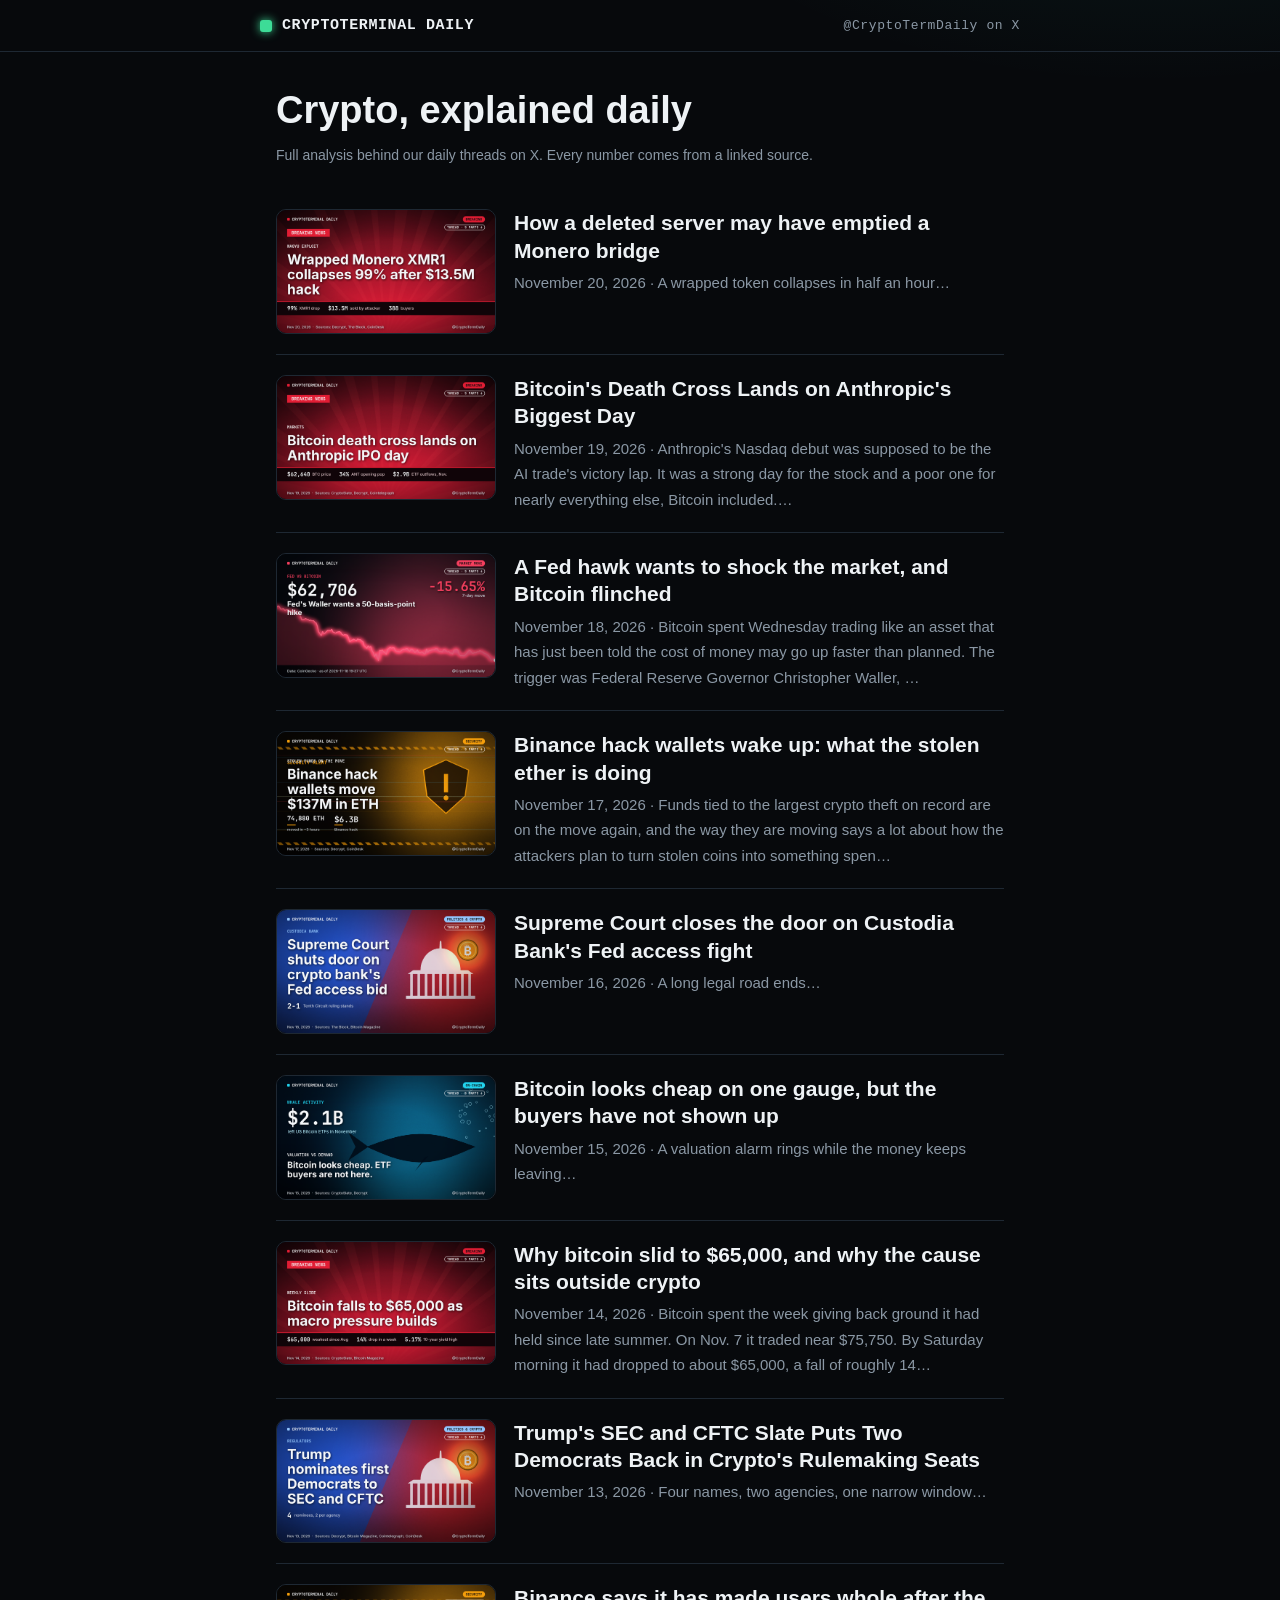
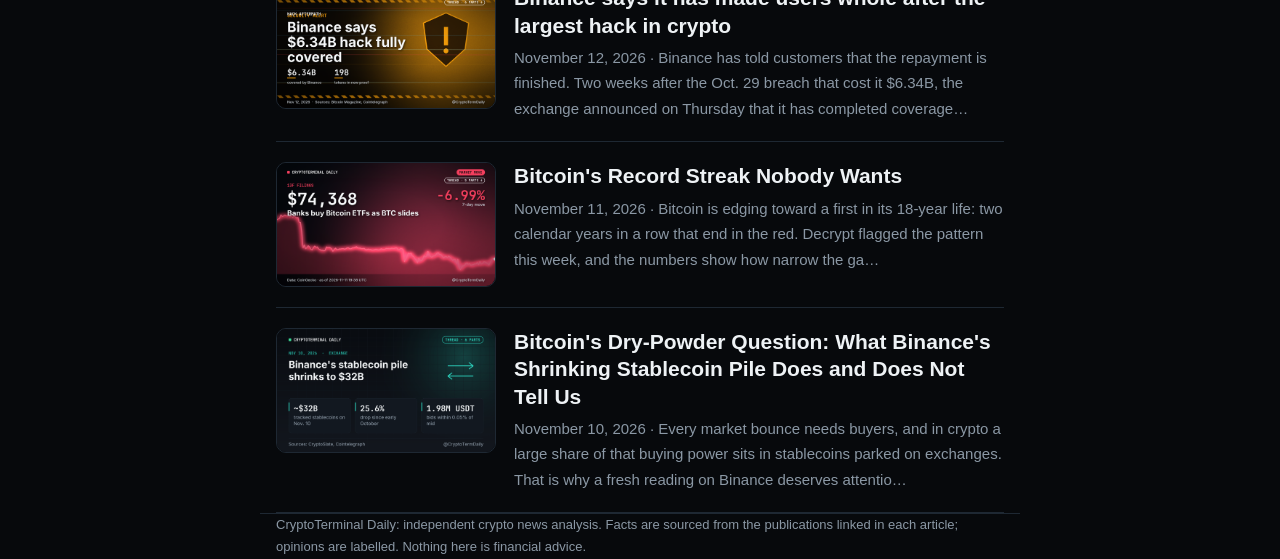
<file: index.html>
<!doctype html><html lang="en"><head><meta charset="utf-8">
<meta name="viewport" content="width=device-width, initial-scale=1"><title>CryptoTerminal Daily: crypto news analysis</title>
<meta name="description" content="Daily crypto news analysis with sourced facts."><link rel="stylesheet" href="style.css">
<link rel="alternate" type="application/rss+xml" title="CryptoTerminal Daily" href="https://matveyshepel.github.io/cryptoterminal-daily/feed.xml">
<meta property="og:title" content="CryptoTerminal Daily: crypto news analysis"><meta property="og:description" content="Daily crypto news analysis with sourced facts.">
</head><body><header><div class="wrap bar"><i></i><a href="index.html">CRYPTOTERMINAL DAILY</a>
<a class="x" href="https://x.com/CryptoTermDaily">@CryptoTermDaily on X</a></div></header>
<main class="wrap"><h1>Crypto, explained daily</h1><div class="meta">Full analysis behind our daily threads on X. Every number comes from a linked source.</div><a class="card" href="articles/2026-11-20-how-a-deleted-server-may-have-emptied-a-monero-bridge.html"><img src="img/2026-11-20-how-a-deleted-server-may-have-emptied-a-monero-bridge.png" alt=""><div><h3>How a deleted server may have emptied a Monero bridge</h3><p>November 20, 2026 · A wrapped token collapses in half an hour…</p></div></a><a class="card" href="articles/2026-11-19-bitcoin-s-death-cross-lands-on-anthropic-s-biggest-day.html"><img src="img/2026-11-19-bitcoin-s-death-cross-lands-on-anthropic-s-biggest-day.png" alt=""><div><h3>Bitcoin&#x27;s Death Cross Lands on Anthropic&#x27;s Biggest Day</h3><p>November 19, 2026 · Anthropic&#x27;s Nasdaq debut was supposed to be the AI trade&#x27;s victory lap. It was a strong day for the stock and a poor one for nearly everything else, Bitcoin included.…</p></div></a><a class="card" href="articles/2026-11-18-a-fed-hawk-wants-to-shock-the-market-and-bitcoin-flinched.html"><img src="img/2026-11-18-a-fed-hawk-wants-to-shock-the-market-and-bitcoin-flinched.png" alt=""><div><h3>A Fed hawk wants to shock the market, and Bitcoin flinched</h3><p>November 18, 2026 · Bitcoin spent Wednesday trading like an asset that has just been told the cost of money may go up faster than planned. The trigger was Federal Reserve Governor Christopher Waller, …</p></div></a><a class="card" href="articles/2026-11-17-binance-hack-wallets-wake-up-what-the-stolen-ether-is-doing.html"><img src="img/2026-11-17-binance-hack-wallets-wake-up-what-the-stolen-ether-is-doing.png" alt=""><div><h3>Binance hack wallets wake up: what the stolen ether is doing</h3><p>November 17, 2026 · Funds tied to the largest crypto theft on record are on the move again, and the way they are moving says a lot about how the attackers plan to turn stolen coins into something spen…</p></div></a><a class="card" href="articles/2026-11-16-supreme-court-closes-the-door-on-custodia-bank-s-fed-access-.html"><img src="img/2026-11-16-supreme-court-closes-the-door-on-custodia-bank-s-fed-access-.png" alt=""><div><h3>Supreme Court closes the door on Custodia Bank&#x27;s Fed access fight</h3><p>November 16, 2026 · A long legal road ends…</p></div></a><a class="card" href="articles/2026-11-15-bitcoin-looks-cheap-on-one-gauge-but-the-buyers-have-not-sho.html"><img src="img/2026-11-15-bitcoin-looks-cheap-on-one-gauge-but-the-buyers-have-not-sho.png" alt=""><div><h3>Bitcoin looks cheap on one gauge, but the buyers have not shown up</h3><p>November 15, 2026 · A valuation alarm rings while the money keeps leaving…</p></div></a><a class="card" href="articles/2026-11-14-why-bitcoin-slid-to-65-000-and-why-the-cause-sits-outside-cr.html"><img src="img/2026-11-14-why-bitcoin-slid-to-65-000-and-why-the-cause-sits-outside-cr.png" alt=""><div><h3>Why bitcoin slid to $65,000, and why the cause sits outside crypto</h3><p>November 14, 2026 · Bitcoin spent the week giving back ground it had held since late summer. On Nov. 7 it traded near $75,750. By Saturday morning it had dropped to about $65,000, a fall of roughly 14…</p></div></a><a class="card" href="articles/2026-11-13-trump-s-sec-and-cftc-slate-puts-two-democrats-back-in-crypto.html"><img src="img/2026-11-13-trump-s-sec-and-cftc-slate-puts-two-democrats-back-in-crypto.png" alt=""><div><h3>Trump&#x27;s SEC and CFTC Slate Puts Two Democrats Back in Crypto&#x27;s Rulemaking Seats</h3><p>November 13, 2026 · Four names, two agencies, one narrow window…</p></div></a><a class="card" href="articles/2026-11-12-binance-says-it-has-made-users-whole-after-the-largest-hack-.html"><img src="img/2026-11-12-binance-says-it-has-made-users-whole-after-the-largest-hack-.png" alt=""><div><h3>Binance says it has made users whole after the largest hack in crypto</h3><p>November 12, 2026 · Binance has told customers that the repayment is finished. Two weeks after the Oct. 29 breach that cost it $6.34B, the exchange announced on Thursday that it has completed coverage…</p></div></a><a class="card" href="articles/2026-11-11-bitcoin-s-record-streak-nobody-wants.html"><img src="img/2026-11-11-bitcoin-s-record-streak-nobody-wants.png" alt=""><div><h3>Bitcoin&#x27;s Record Streak Nobody Wants</h3><p>November 11, 2026 · Bitcoin is edging toward a first in its 18-year life: two calendar years in a row that end in the red. Decrypt flagged the pattern this week, and the numbers show how narrow the ga…</p></div></a><a class="card" href="articles/2026-11-10-bitcoin-s-dry-powder-question-what-binance-s-shrinking-stabl.html"><img src="img/2026-11-10-bitcoin-s-dry-powder-question-what-binance-s-shrinking-stabl.png" alt=""><div><h3>Bitcoin&#x27;s Dry-Powder Question: What Binance&#x27;s Shrinking Stablecoin Pile Does and Does Not Tell Us</h3><p>November 10, 2026 · Every market bounce needs buyers, and in crypto a large share of that buying power sits in stablecoins parked on exchanges. That is why a fresh reading on Binance deserves attentio…</p></div></a></main>
<footer class="wrap">CryptoTerminal Daily: independent crypto news analysis. Facts are sourced from the
publications linked in each article; opinions are labelled. Nothing here is financial advice.</footer></body></html>
</file>
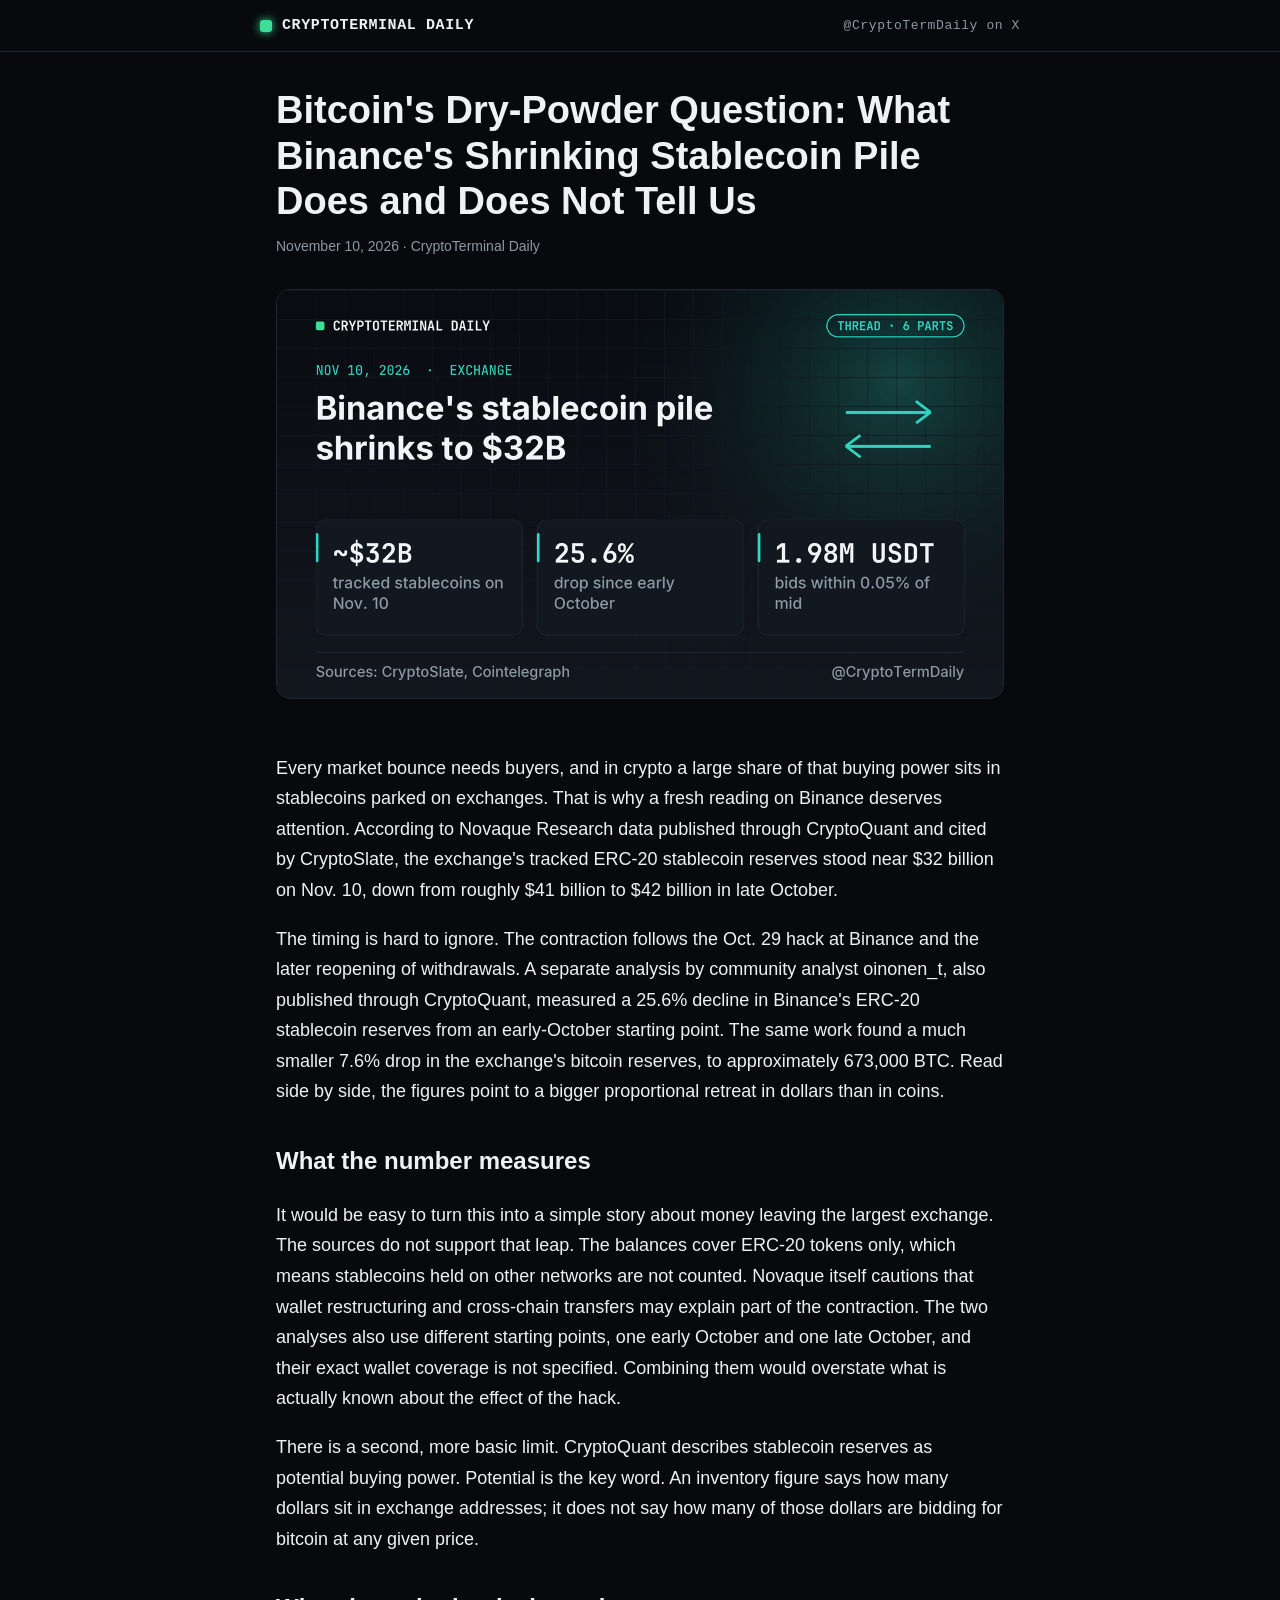
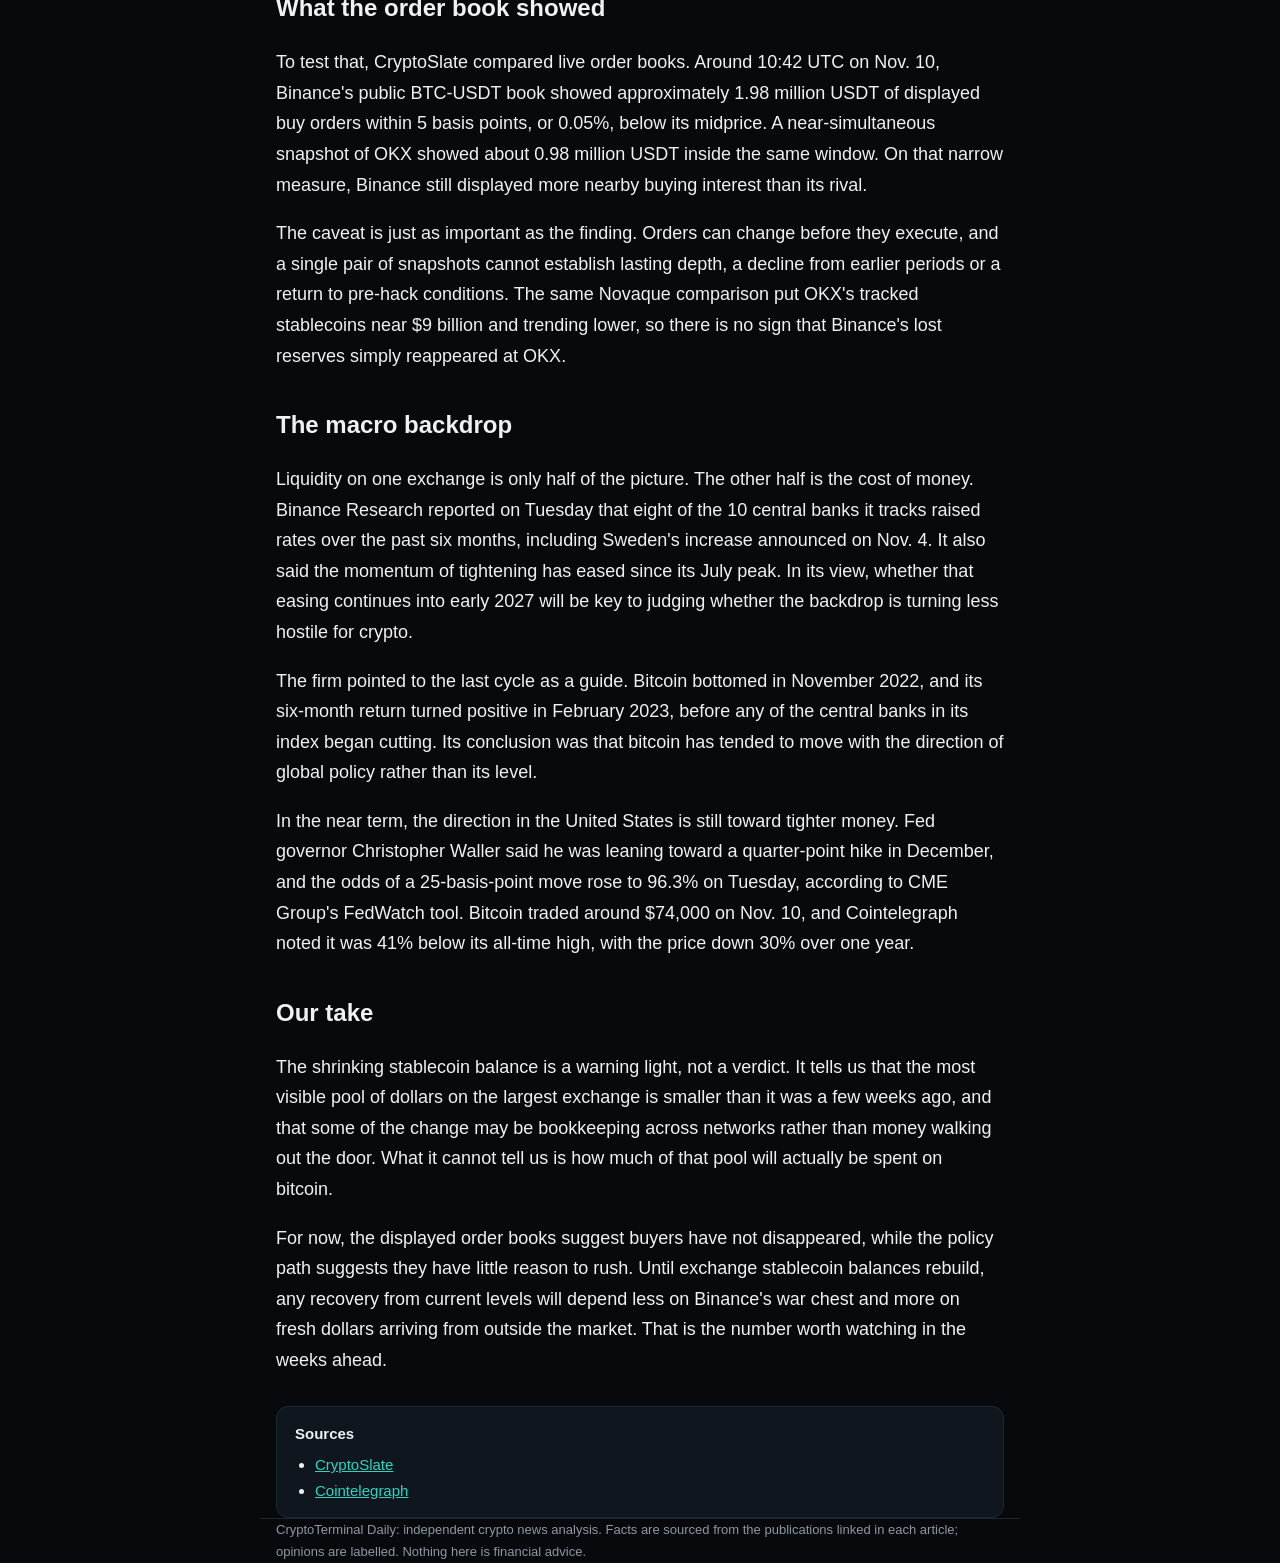
<file: articles/2026-11-10-bitcoin-s-dry-powder-question-what-binance-s-shrinking-stabl.html>
<!doctype html><html lang="en"><head><meta charset="utf-8">
<meta name="viewport" content="width=device-width, initial-scale=1"><title>Bitcoin&#x27;s Dry-Powder Question: What Binance&#x27;s Shrinking Stablecoin Pile Does and Does Not Tell Us | CryptoTerminal Daily</title>
<meta name="description" content="Every market bounce needs buyers, and in crypto a large share of that buying power sits in stablecoins parked on exchanges. That is why a fresh reading on Binance deserves attention. According to Nova"><link rel="stylesheet" href="../style.css">
<link rel="alternate" type="application/rss+xml" title="CryptoTerminal Daily" href="https://matveyshepel.github.io/cryptoterminal-daily/feed.xml">
<meta property="og:title" content="Bitcoin&#x27;s Dry-Powder Question: What Binance&#x27;s Shrinking Stablecoin Pile Does and Does Not Tell Us | CryptoTerminal Daily"><meta property="og:description" content="Every market bounce needs buyers, and in crypto a large share of that buying power sits in stablecoins parked on exchanges. That is why a fresh reading on Binance deserves attention. According to Nova">
</head><body><header><div class="wrap bar"><i></i><a href="../index.html">CRYPTOTERMINAL DAILY</a>
<a class="x" href="https://x.com/CryptoTermDaily">@CryptoTermDaily on X</a></div></header>
<main class="wrap"><article><h1>Bitcoin&#x27;s Dry-Powder Question: What Binance&#x27;s Shrinking Stablecoin Pile Does and Does Not Tell Us</h1><div class="meta">November 10, 2026 · CryptoTerminal Daily</div><img class="cover" src="../img/2026-11-10-bitcoin-s-dry-powder-question-what-binance-s-shrinking-stabl.png" alt="Thread cover: Binance&#x27;s tracked stablecoin reserves fall to about $32B, down 25.6% since early October, with 1.98M USDT of bids near the midprice."><p>Every market bounce needs buyers, and in crypto a large share of that buying power sits in stablecoins parked on exchanges. That is why a fresh reading on Binance deserves attention. According to Novaque Research data published through CryptoQuant and cited by CryptoSlate, the exchange&#x27;s tracked ERC-20 stablecoin reserves stood near $32 billion on Nov. 10, down from roughly $41 billion to $42 billion in late October.</p><p>The timing is hard to ignore. The contraction follows the Oct. 29 hack at Binance and the later reopening of withdrawals. A separate analysis by community analyst oinonen_t, also published through CryptoQuant, measured a 25.6% decline in Binance&#x27;s ERC-20 stablecoin reserves from an early-October starting point. The same work found a much smaller 7.6% drop in the exchange&#x27;s bitcoin reserves, to approximately 673,000 BTC. Read side by side, the figures point to a bigger proportional retreat in dollars than in coins.</p><h2>What the number measures</h2><p>It would be easy to turn this into a simple story about money leaving the largest exchange. The sources do not support that leap. The balances cover ERC-20 tokens only, which means stablecoins held on other networks are not counted. Novaque itself cautions that wallet restructuring and cross-chain transfers may explain part of the contraction. The two analyses also use different starting points, one early October and one late October, and their exact wallet coverage is not specified. Combining them would overstate what is actually known about the effect of the hack.</p><p>There is a second, more basic limit. CryptoQuant describes stablecoin reserves as potential buying power. Potential is the key word. An inventory figure says how many dollars sit in exchange addresses; it does not say how many of those dollars are bidding for bitcoin at any given price.</p><h2>What the order book showed</h2><p>To test that, CryptoSlate compared live order books. Around 10:42 UTC on Nov. 10, Binance&#x27;s public BTC-USDT book showed approximately 1.98 million USDT of displayed buy orders within 5 basis points, or 0.05%, below its midprice. A near-simultaneous snapshot of OKX showed about 0.98 million USDT inside the same window. On that narrow measure, Binance still displayed more nearby buying interest than its rival.</p><p>The caveat is just as important as the finding. Orders can change before they execute, and a single pair of snapshots cannot establish lasting depth, a decline from earlier periods or a return to pre-hack conditions. The same Novaque comparison put OKX&#x27;s tracked stablecoins near $9 billion and trending lower, so there is no sign that Binance&#x27;s lost reserves simply reappeared at OKX.</p><h2>The macro backdrop</h2><p>Liquidity on one exchange is only half of the picture. The other half is the cost of money. Binance Research reported on Tuesday that eight of the 10 central banks it tracks raised rates over the past six months, including Sweden&#x27;s increase announced on Nov. 4. It also said the momentum of tightening has eased since its July peak. In its view, whether that easing continues into early 2027 will be key to judging whether the backdrop is turning less hostile for crypto.</p><p>The firm pointed to the last cycle as a guide. Bitcoin bottomed in November 2022, and its six-month return turned positive in February 2023, before any of the central banks in its index began cutting. Its conclusion was that bitcoin has tended to move with the direction of global policy rather than its level.</p><p>In the near term, the direction in the United States is still toward tighter money. Fed governor Christopher Waller said he was leaning toward a quarter-point hike in December, and the odds of a 25-basis-point move rose to 96.3% on Tuesday, according to CME Group&#x27;s FedWatch tool. Bitcoin traded around $74,000 on Nov. 10, and Cointelegraph noted it was 41% below its all-time high, with the price down 30% over one year.</p><h2>Our take</h2><p>The shrinking stablecoin balance is a warning light, not a verdict. It tells us that the most visible pool of dollars on the largest exchange is smaller than it was a few weeks ago, and that some of the change may be bookkeeping across networks rather than money walking out the door. What it cannot tell us is how much of that pool will actually be spent on bitcoin.</p><p>For now, the displayed order books suggest buyers have not disappeared, while the policy path suggests they have little reason to rush. Until exchange stablecoin balances rebuild, any recovery from current levels will depend less on Binance&#x27;s war chest and more on fresh dollars arriving from outside the market. That is the number worth watching in the weeks ahead.</p><div class="sources"><b>Sources</b><ul><li><a href="https://cryptoslate.com/any-bitcoin-recovery-faces-a-cash-problem-as-binances-stablecoins-fall-to-32-billion/" rel="nofollow noopener">CryptoSlate</a></li><li><a href="https://cointelegraph.com/markets/bitcoin-price-global-tightening-binance-research?utm_source=rss_feed&amp;utm_medium=rss&amp;utm_campaign=rss_partner_inbound" rel="nofollow noopener">Cointelegraph</a></li></ul></div></article></main>
<footer class="wrap">CryptoTerminal Daily: independent crypto news analysis. Facts are sourced from the
publications linked in each article; opinions are labelled. Nothing here is financial advice.</footer></body></html>
</file>
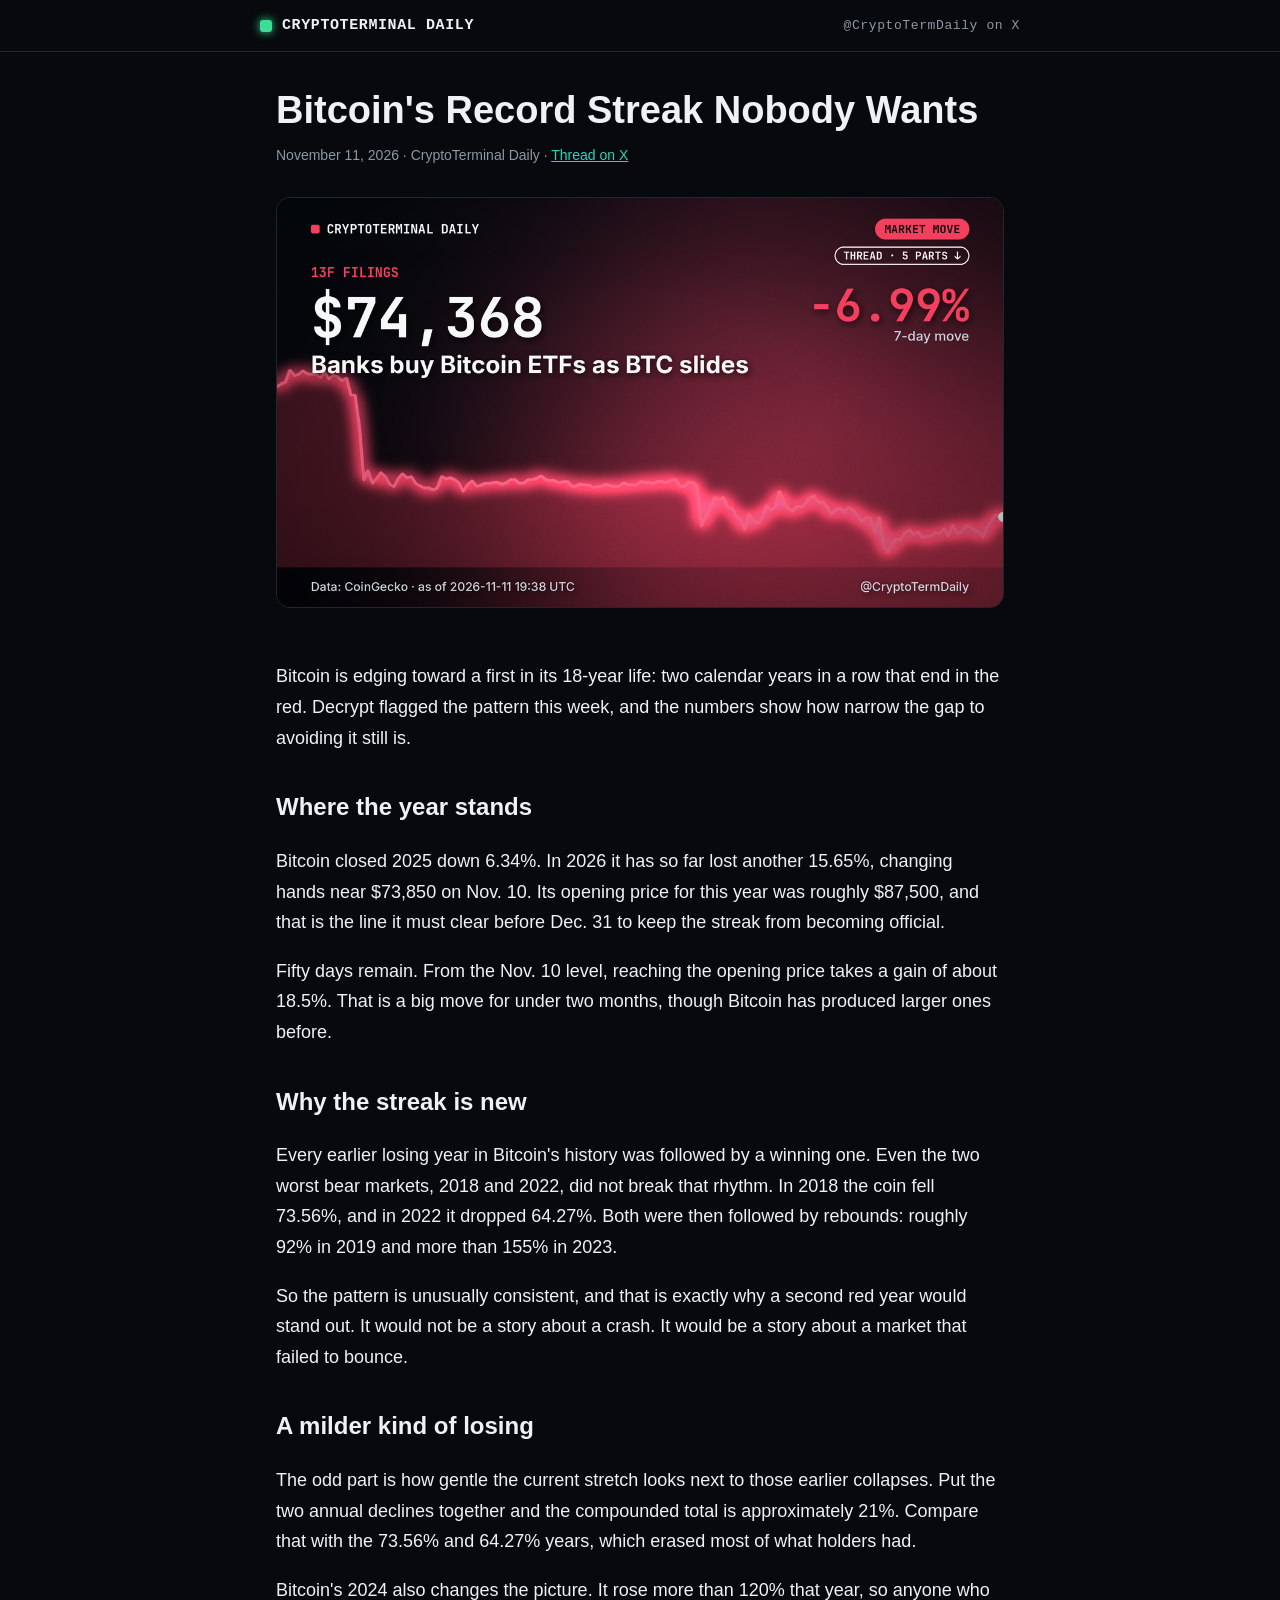
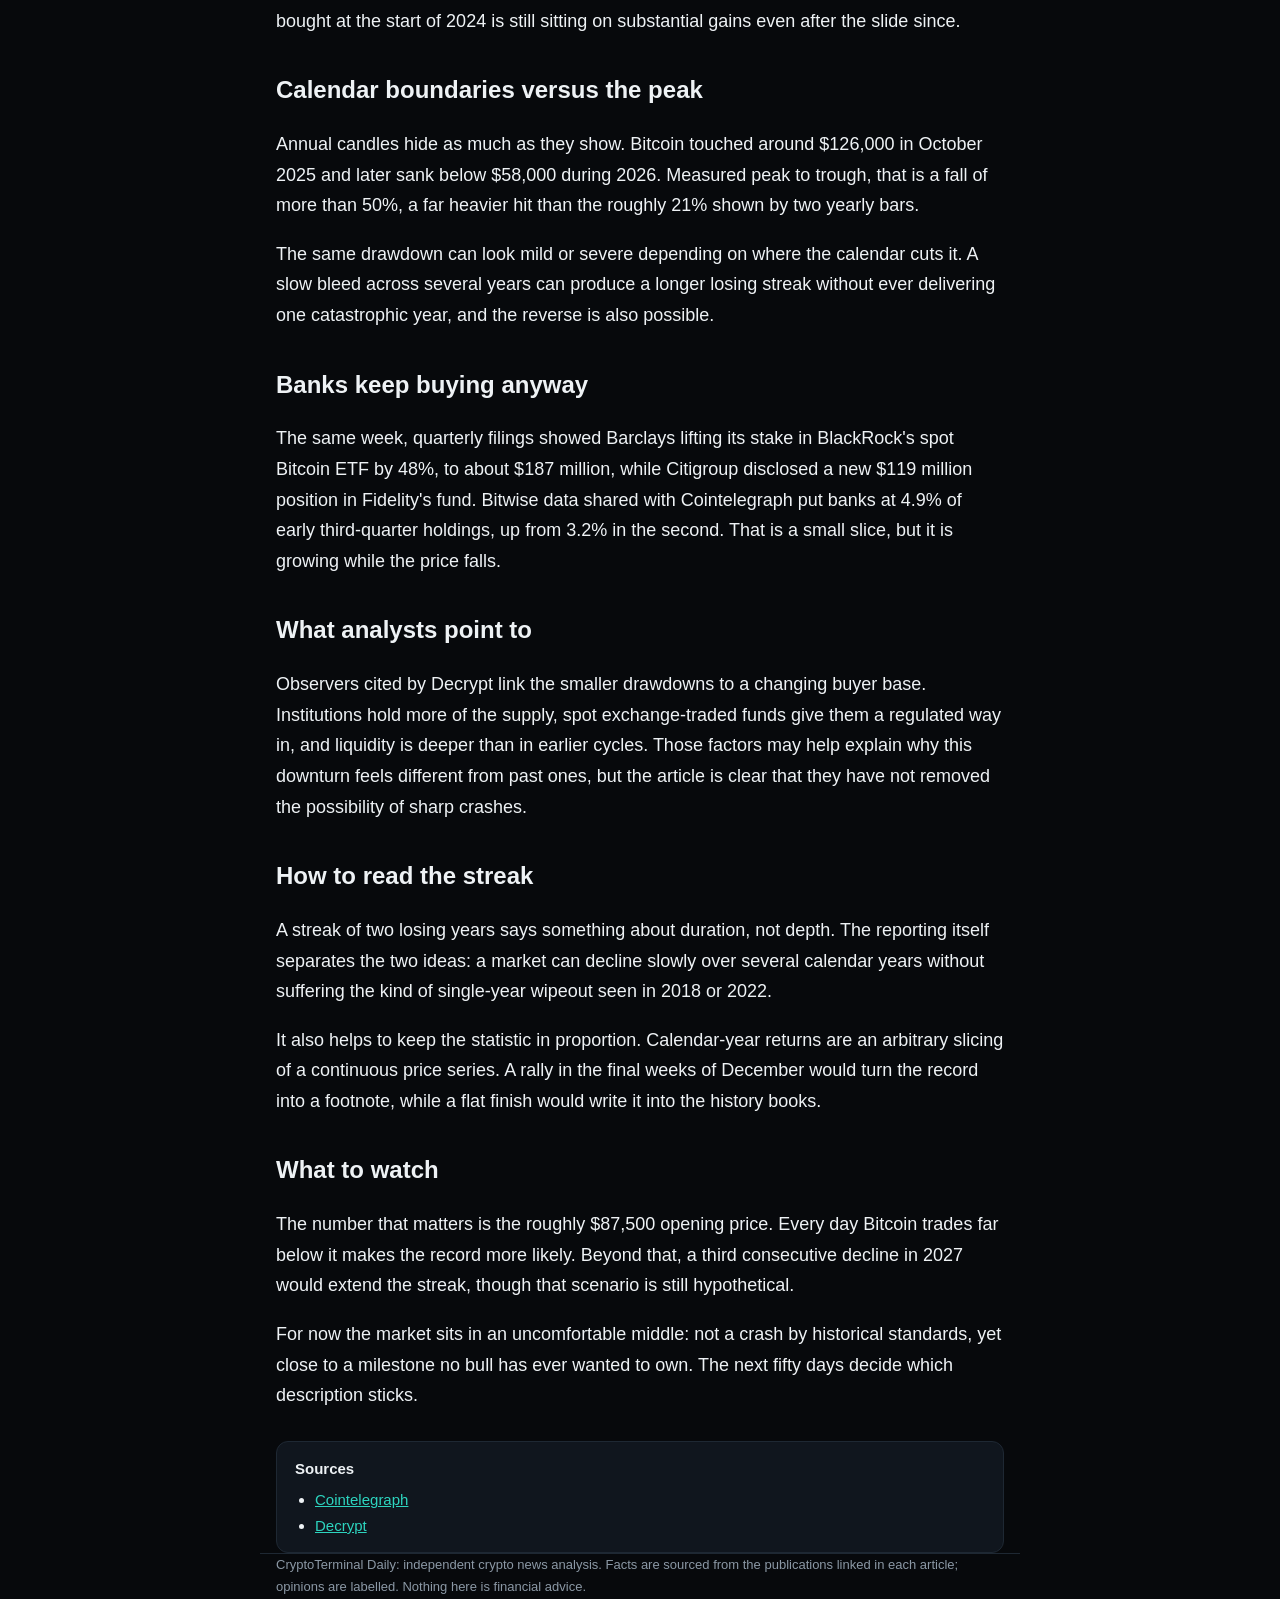
<file: articles/2026-11-11-bitcoin-s-record-streak-nobody-wants.html>
<!doctype html><html lang="en"><head><meta charset="utf-8">
<meta name="viewport" content="width=device-width, initial-scale=1"><title>Bitcoin&#x27;s Record Streak Nobody Wants | CryptoTerminal Daily</title>
<meta name="description" content="Bitcoin is edging toward a first in its 18-year life: two calendar years in a row that end in the red. Decrypt flagged the pattern this week, and the numbers show how narrow the gap to avoiding it sti"><link rel="stylesheet" href="../style.css">
<link rel="alternate" type="application/rss+xml" title="CryptoTerminal Daily" href="https://matveyshepel.github.io/cryptoterminal-daily/feed.xml">
<meta property="og:title" content="Bitcoin&#x27;s Record Streak Nobody Wants | CryptoTerminal Daily"><meta property="og:description" content="Bitcoin is edging toward a first in its 18-year life: two calendar years in a row that end in the red. Decrypt flagged the pattern this week, and the numbers show how narrow the gap to avoiding it sti">
</head><body><header><div class="wrap bar"><i></i><a href="../index.html">CRYPTOTERMINAL DAILY</a>
<a class="x" href="https://x.com/CryptoTermDaily">@CryptoTermDaily on X</a></div></header>
<main class="wrap"><article><h1>Bitcoin&#x27;s Record Streak Nobody Wants</h1><div class="meta">November 11, 2026 · CryptoTerminal Daily · <a href="https://x.com/CryptoTermDaily/status/2120602072819142893">Thread on X</a></div><img class="cover" src="../img/2026-11-11-bitcoin-s-record-streak-nobody-wants.png" alt="Poster with a Bitcoin price chart and the headline that banks are buying Bitcoin ETFs as the price slides."><p>Bitcoin is edging toward a first in its 18-year life: two calendar years in a row that end in the red. Decrypt flagged the pattern this week, and the numbers show how narrow the gap to avoiding it still is.</p><h2>Where the year stands</h2><p>Bitcoin closed 2025 down 6.34%. In 2026 it has so far lost another 15.65%, changing hands near $73,850 on Nov. 10. Its opening price for this year was roughly $87,500, and that is the line it must clear before Dec. 31 to keep the streak from becoming official.</p><p>Fifty days remain. From the Nov. 10 level, reaching the opening price takes a gain of about 18.5%. That is a big move for under two months, though Bitcoin has produced larger ones before.</p><h2>Why the streak is new</h2><p>Every earlier losing year in Bitcoin&#x27;s history was followed by a winning one. Even the two worst bear markets, 2018 and 2022, did not break that rhythm. In 2018 the coin fell 73.56%, and in 2022 it dropped 64.27%. Both were then followed by rebounds: roughly 92% in 2019 and more than 155% in 2023.</p><p>So the pattern is unusually consistent, and that is exactly why a second red year would stand out. It would not be a story about a crash. It would be a story about a market that failed to bounce.</p><h2>A milder kind of losing</h2><p>The odd part is how gentle the current stretch looks next to those earlier collapses. Put the two annual declines together and the compounded total is approximately 21%. Compare that with the 73.56% and 64.27% years, which erased most of what holders had.</p><p>Bitcoin&#x27;s 2024 also changes the picture. It rose more than 120% that year, so anyone who bought at the start of 2024 is still sitting on substantial gains even after the slide since.</p><h2>Calendar boundaries versus the peak</h2><p>Annual candles hide as much as they show. Bitcoin touched around $126,000 in October 2025 and later sank below $58,000 during 2026. Measured peak to trough, that is a fall of more than 50%, a far heavier hit than the roughly 21% shown by two yearly bars.</p><p>The same drawdown can look mild or severe depending on where the calendar cuts it. A slow bleed across several years can produce a longer losing streak without ever delivering one catastrophic year, and the reverse is also possible.</p><h2>Banks keep buying anyway</h2><p>The same week, quarterly filings showed Barclays lifting its stake in BlackRock&#x27;s spot Bitcoin ETF by 48%, to about $187 million, while Citigroup disclosed a new $119 million position in Fidelity&#x27;s fund. Bitwise data shared with Cointelegraph put banks at 4.9% of early third-quarter holdings, up from 3.2% in the second. That is a small slice, but it is growing while the price falls.</p><h2>What analysts point to</h2><p>Observers cited by Decrypt link the smaller drawdowns to a changing buyer base. Institutions hold more of the supply, spot exchange-traded funds give them a regulated way in, and liquidity is deeper than in earlier cycles. Those factors may help explain why this downturn feels different from past ones, but the article is clear that they have not removed the possibility of sharp crashes.</p><h2>How to read the streak</h2><p>A streak of two losing years says something about duration, not depth. The reporting itself separates the two ideas: a market can decline slowly over several calendar years without suffering the kind of single-year wipeout seen in 2018 or 2022.</p><p>It also helps to keep the statistic in proportion. Calendar-year returns are an arbitrary slicing of a continuous price series. A rally in the final weeks of December would turn the record into a footnote, while a flat finish would write it into the history books.</p><h2>What to watch</h2><p>The number that matters is the roughly $87,500 opening price. Every day Bitcoin trades far below it makes the record more likely. Beyond that, a third consecutive decline in 2027 would extend the streak, though that scenario is still hypothetical.</p><p>For now the market sits in an uncomfortable middle: not a crash by historical standards, yet close to a milestone no bull has ever wanted to own. The next fifty days decide which description sticks.</p><div class="sources"><b>Sources</b><ul><li><a href="https://cointelegraph.com/news/barclays-blackrock-ibit-boost-key-q3-filings?utm_source=rss_feed&amp;utm_medium=rss&amp;utm_campaign=rss_partner_inbound" rel="nofollow noopener">Cointelegraph</a></li><li><a href="https://decrypt.co/383049/bitcoin-first-back-to-back-annual-losses-history" rel="nofollow noopener">Decrypt</a></li></ul></div></article></main>
<footer class="wrap">CryptoTerminal Daily: independent crypto news analysis. Facts are sourced from the
publications linked in each article; opinions are labelled. Nothing here is financial advice.</footer></body></html>
</file>
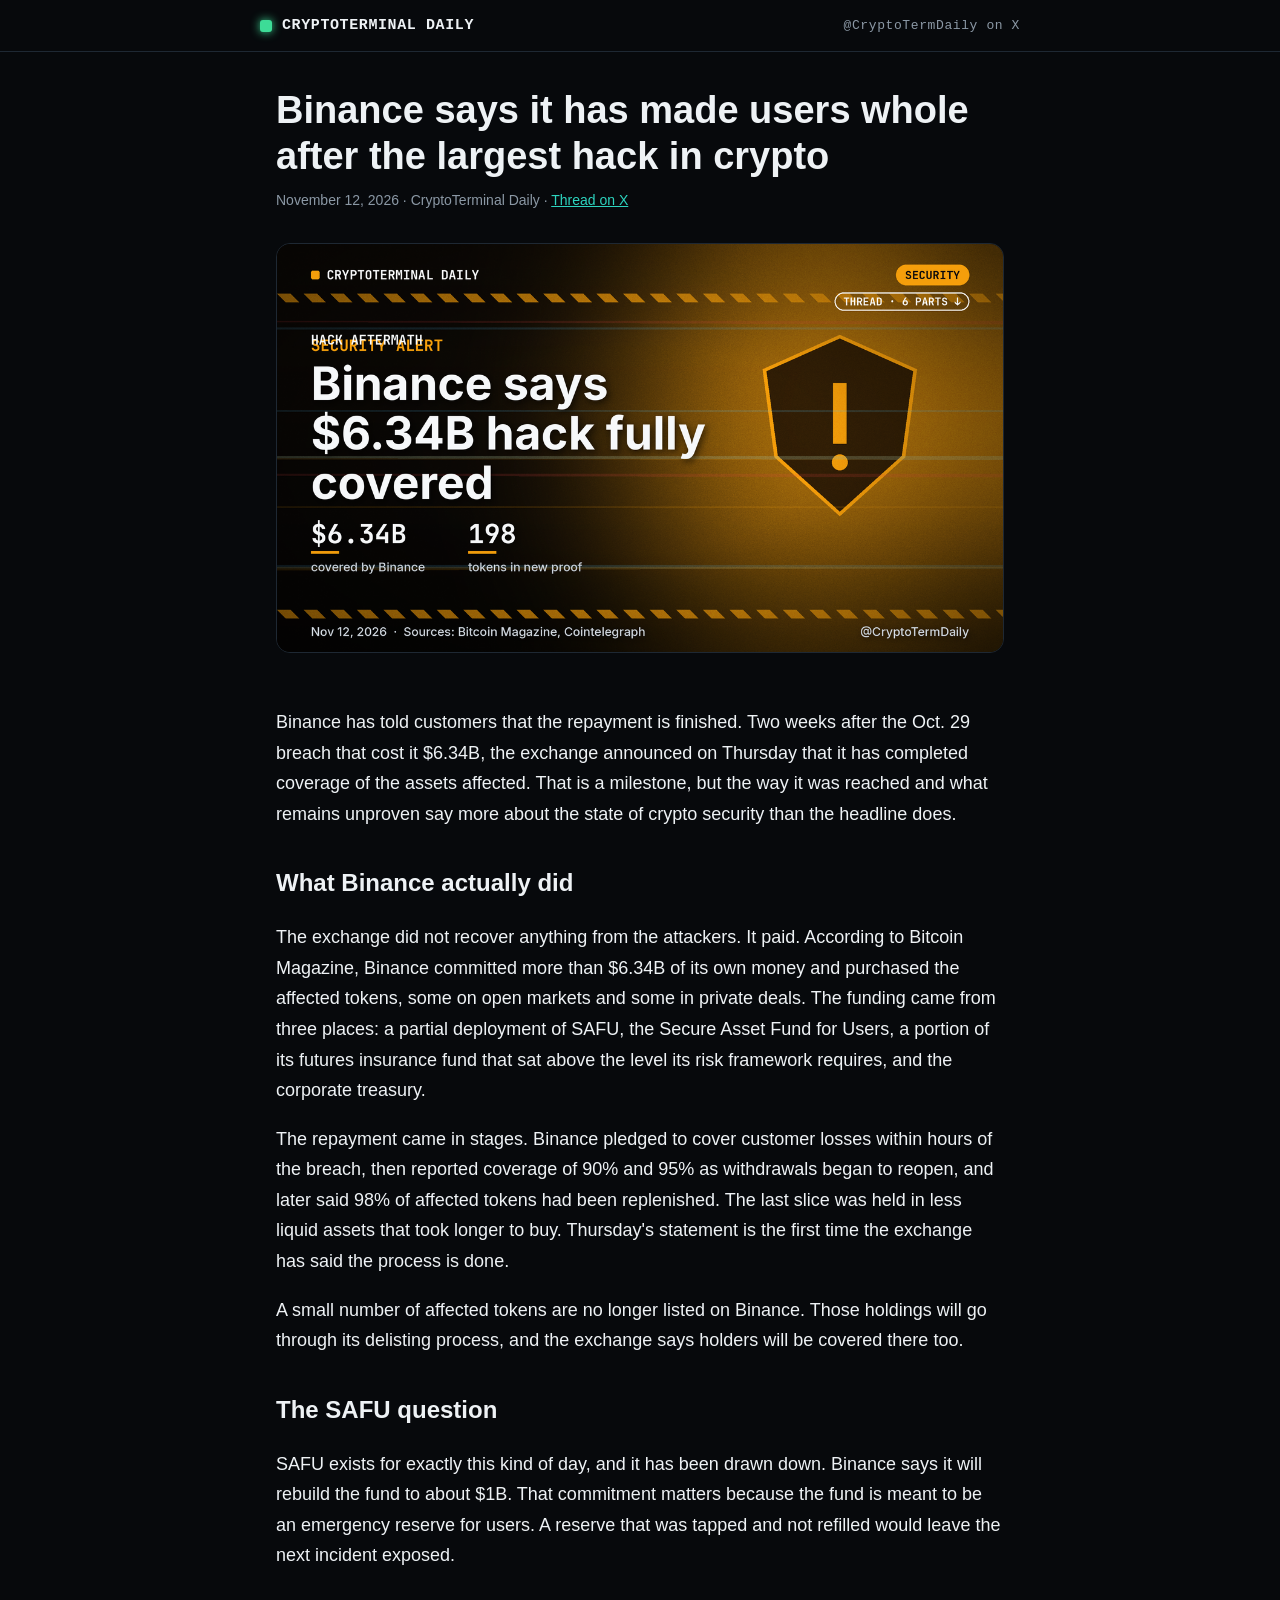
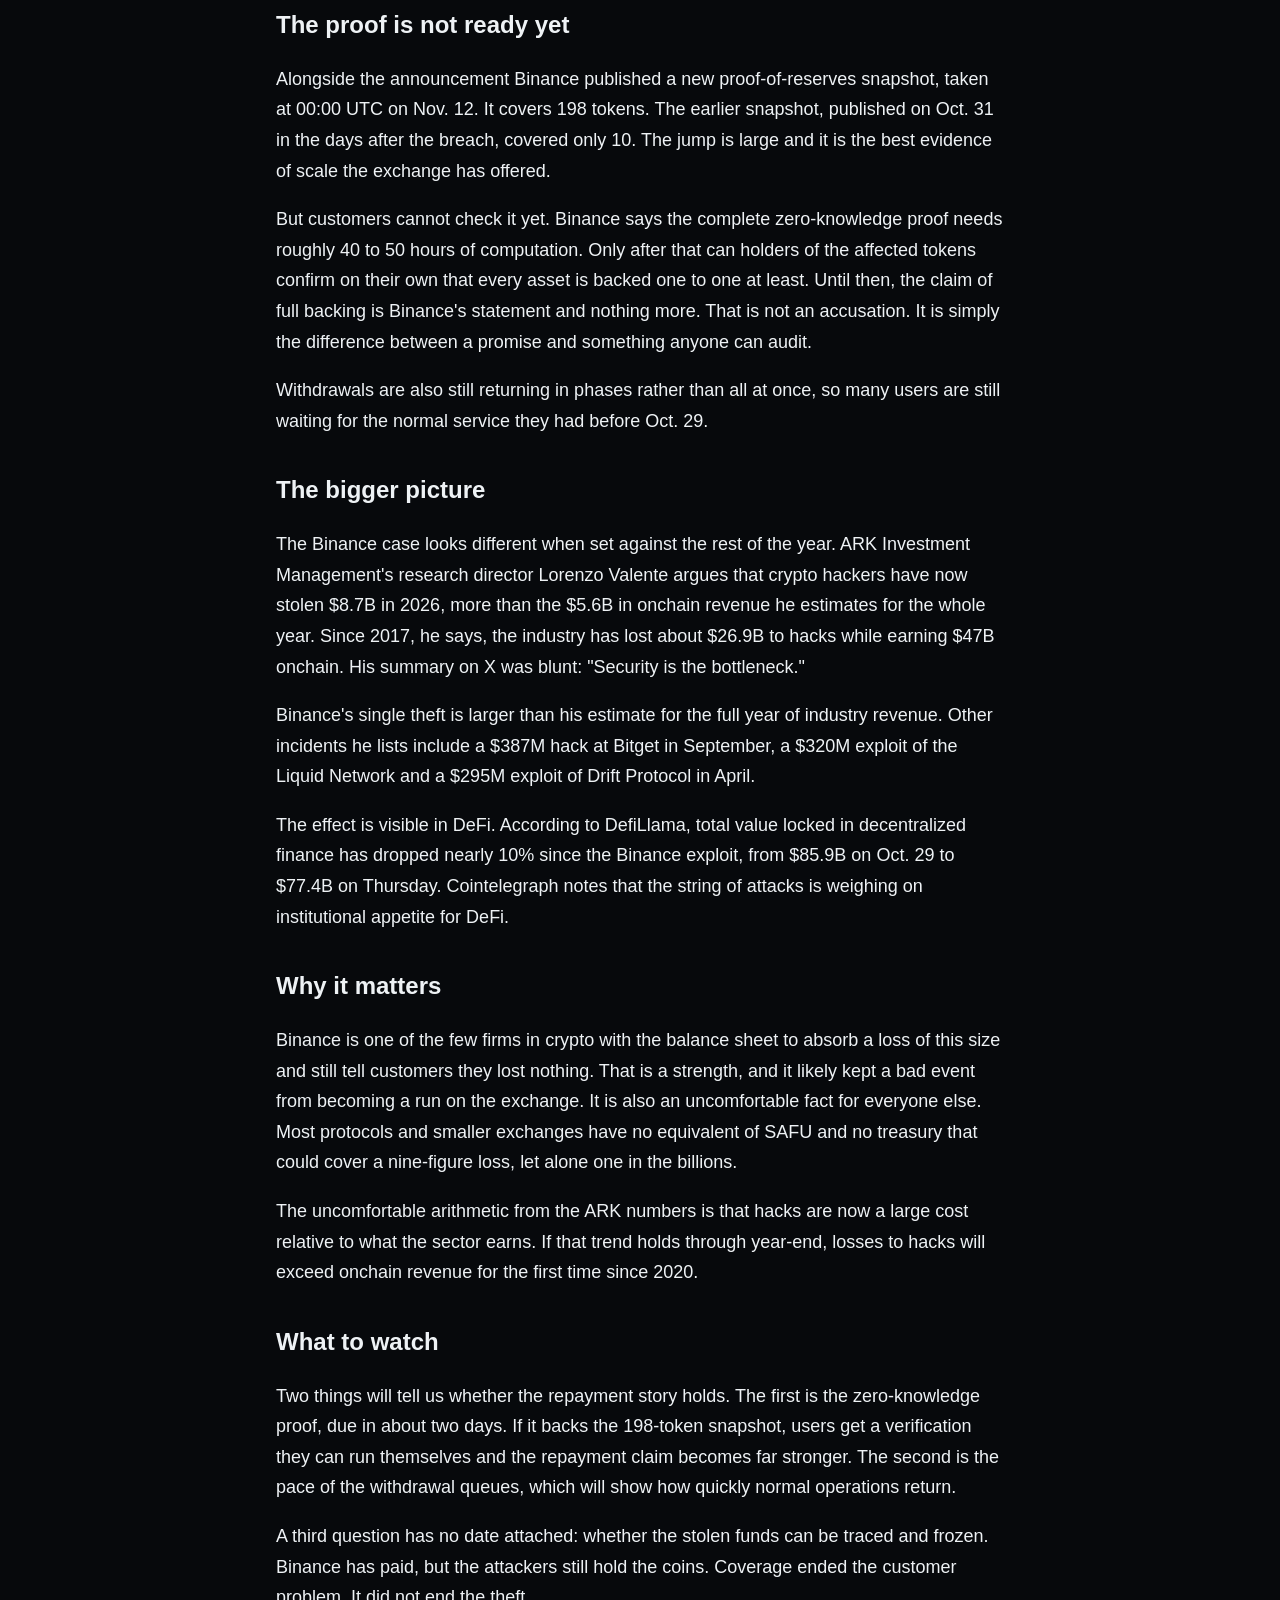
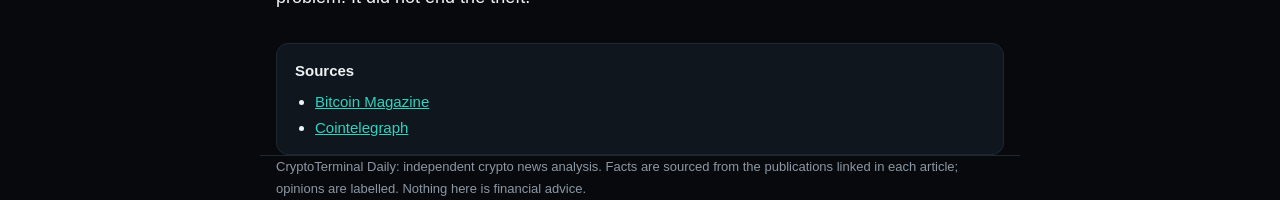
<file: articles/2026-11-12-binance-says-it-has-made-users-whole-after-the-largest-hack-.html>
<!doctype html><html lang="en"><head><meta charset="utf-8">
<meta name="viewport" content="width=device-width, initial-scale=1"><title>Binance says it has made users whole after the largest hack in crypto | CryptoTerminal Daily</title>
<meta name="description" content="Binance has told customers that the repayment is finished. Two weeks after the Oct. 29 breach that cost it $6.34B, the exchange announced on Thursday that it has completed coverage of the assets affec"><link rel="stylesheet" href="../style.css">
<link rel="alternate" type="application/rss+xml" title="CryptoTerminal Daily" href="https://matveyshepel.github.io/cryptoterminal-daily/feed.xml">
<meta property="og:title" content="Binance says it has made users whole after the largest hack in crypto | CryptoTerminal Daily"><meta property="og:description" content="Binance has told customers that the repayment is finished. Two weeks after the Oct. 29 breach that cost it $6.34B, the exchange announced on Thursday that it has completed coverage of the assets affec">
</head><body><header><div class="wrap bar"><i></i><a href="../index.html">CRYPTOTERMINAL DAILY</a>
<a class="x" href="https://x.com/CryptoTermDaily">@CryptoTermDaily on X</a></div></header>
<main class="wrap"><article><h1>Binance says it has made users whole after the largest hack in crypto</h1><div class="meta">November 12, 2026 · CryptoTerminal Daily · <a href="https://x.com/CryptoTermDaily/status/2120964680629801028">Thread on X</a></div><img class="cover" src="../img/2026-11-12-binance-says-it-has-made-users-whole-after-the-largest-hack-.png" alt="Alert-style poster reading Binance says $6.34B hack fully covered, with figures for the amount covered and tokens in the new proof of reserves."><p>Binance has told customers that the repayment is finished. Two weeks after the Oct. 29 breach that cost it $6.34B, the exchange announced on Thursday that it has completed coverage of the assets affected. That is a milestone, but the way it was reached and what remains unproven say more about the state of crypto security than the headline does.</p><h2>What Binance actually did</h2><p>The exchange did not recover anything from the attackers. It paid. According to Bitcoin Magazine, Binance committed more than $6.34B of its own money and purchased the affected tokens, some on open markets and some in private deals. The funding came from three places: a partial deployment of SAFU, the Secure Asset Fund for Users, a portion of its futures insurance fund that sat above the level its risk framework requires, and the corporate treasury.</p><p>The repayment came in stages. Binance pledged to cover customer losses within hours of the breach, then reported coverage of 90% and 95% as withdrawals began to reopen, and later said 98% of affected tokens had been replenished. The last slice was held in less liquid assets that took longer to buy. Thursday&#x27;s statement is the first time the exchange has said the process is done.</p><p>A small number of affected tokens are no longer listed on Binance. Those holdings will go through its delisting process, and the exchange says holders will be covered there too.</p><h2>The SAFU question</h2><p>SAFU exists for exactly this kind of day, and it has been drawn down. Binance says it will rebuild the fund to about $1B. That commitment matters because the fund is meant to be an emergency reserve for users. A reserve that was tapped and not refilled would leave the next incident exposed.</p><h2>The proof is not ready yet</h2><p>Alongside the announcement Binance published a new proof-of-reserves snapshot, taken at 00:00 UTC on Nov. 12. It covers 198 tokens. The earlier snapshot, published on Oct. 31 in the days after the breach, covered only 10. The jump is large and it is the best evidence of scale the exchange has offered.</p><p>But customers cannot check it yet. Binance says the complete zero-knowledge proof needs roughly 40 to 50 hours of computation. Only after that can holders of the affected tokens confirm on their own that every asset is backed one to one at least. Until then, the claim of full backing is Binance&#x27;s statement and nothing more. That is not an accusation. It is simply the difference between a promise and something anyone can audit.</p><p>Withdrawals are also still returning in phases rather than all at once, so many users are still waiting for the normal service they had before Oct. 29.</p><h2>The bigger picture</h2><p>The Binance case looks different when set against the rest of the year. ARK Investment Management&#x27;s research director Lorenzo Valente argues that crypto hackers have now stolen $8.7B in 2026, more than the $5.6B in onchain revenue he estimates for the whole year. Since 2017, he says, the industry has lost about $26.9B to hacks while earning $47B onchain. His summary on X was blunt: &quot;Security is the bottleneck.&quot;</p><p>Binance&#x27;s single theft is larger than his estimate for the full year of industry revenue. Other incidents he lists include a $387M hack at Bitget in September, a $320M exploit of the Liquid Network and a $295M exploit of Drift Protocol in April.</p><p>The effect is visible in DeFi. According to DefiLlama, total value locked in decentralized finance has dropped nearly 10% since the Binance exploit, from $85.9B on Oct. 29 to $77.4B on Thursday. Cointelegraph notes that the string of attacks is weighing on institutional appetite for DeFi.</p><h2>Why it matters</h2><p>Binance is one of the few firms in crypto with the balance sheet to absorb a loss of this size and still tell customers they lost nothing. That is a strength, and it likely kept a bad event from becoming a run on the exchange. It is also an uncomfortable fact for everyone else. Most protocols and smaller exchanges have no equivalent of SAFU and no treasury that could cover a nine-figure loss, let alone one in the billions.</p><p>The uncomfortable arithmetic from the ARK numbers is that hacks are now a large cost relative to what the sector earns. If that trend holds through year-end, losses to hacks will exceed onchain revenue for the first time since 2020.</p><h2>What to watch</h2><p>Two things will tell us whether the repayment story holds. The first is the zero-knowledge proof, due in about two days. If it backs the 198-token snapshot, users get a verification they can run themselves and the repayment claim becomes far stronger. The second is the pace of the withdrawal queues, which will show how quickly normal operations return.</p><p>A third question has no date attached: whether the stolen funds can be traced and frozen. Binance has paid, but the attackers still hold the coins. Coverage ended the customer problem. It did not end the theft.</p><div class="sources"><b>Sources</b><ul><li><a href="https://bitcoinmagazine.com/news/binance-covers-6-34-billion-hack" rel="nofollow noopener">Bitcoin Magazine</a></li><li><a href="https://cointelegraph.com/news/crypto-hackers-stole-57-cents-every-1-earned-ark?utm_source=rss_feed&amp;utm_medium=rss&amp;utm_campaign=rss_partner_inbound" rel="nofollow noopener">Cointelegraph</a></li></ul></div></article></main>
<footer class="wrap">CryptoTerminal Daily: independent crypto news analysis. Facts are sourced from the
publications linked in each article; opinions are labelled. Nothing here is financial advice.</footer></body></html>
</file>
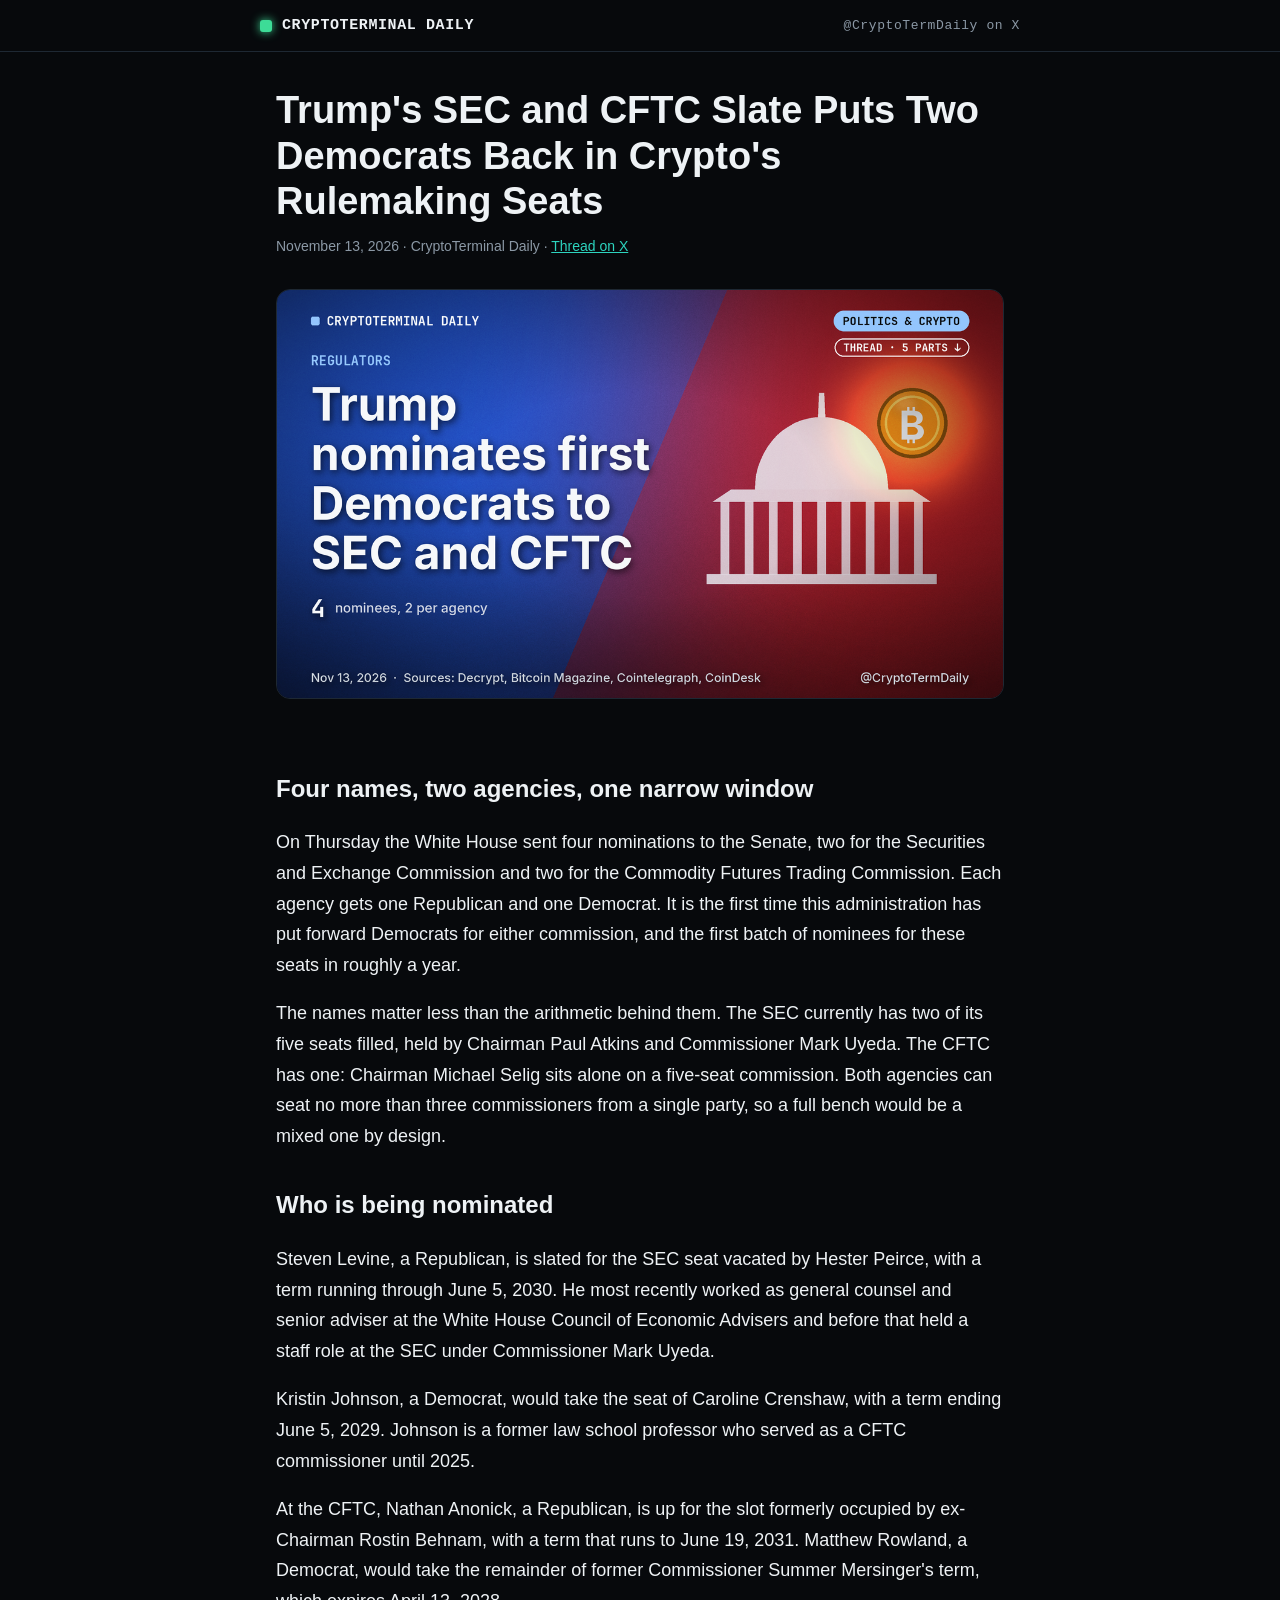
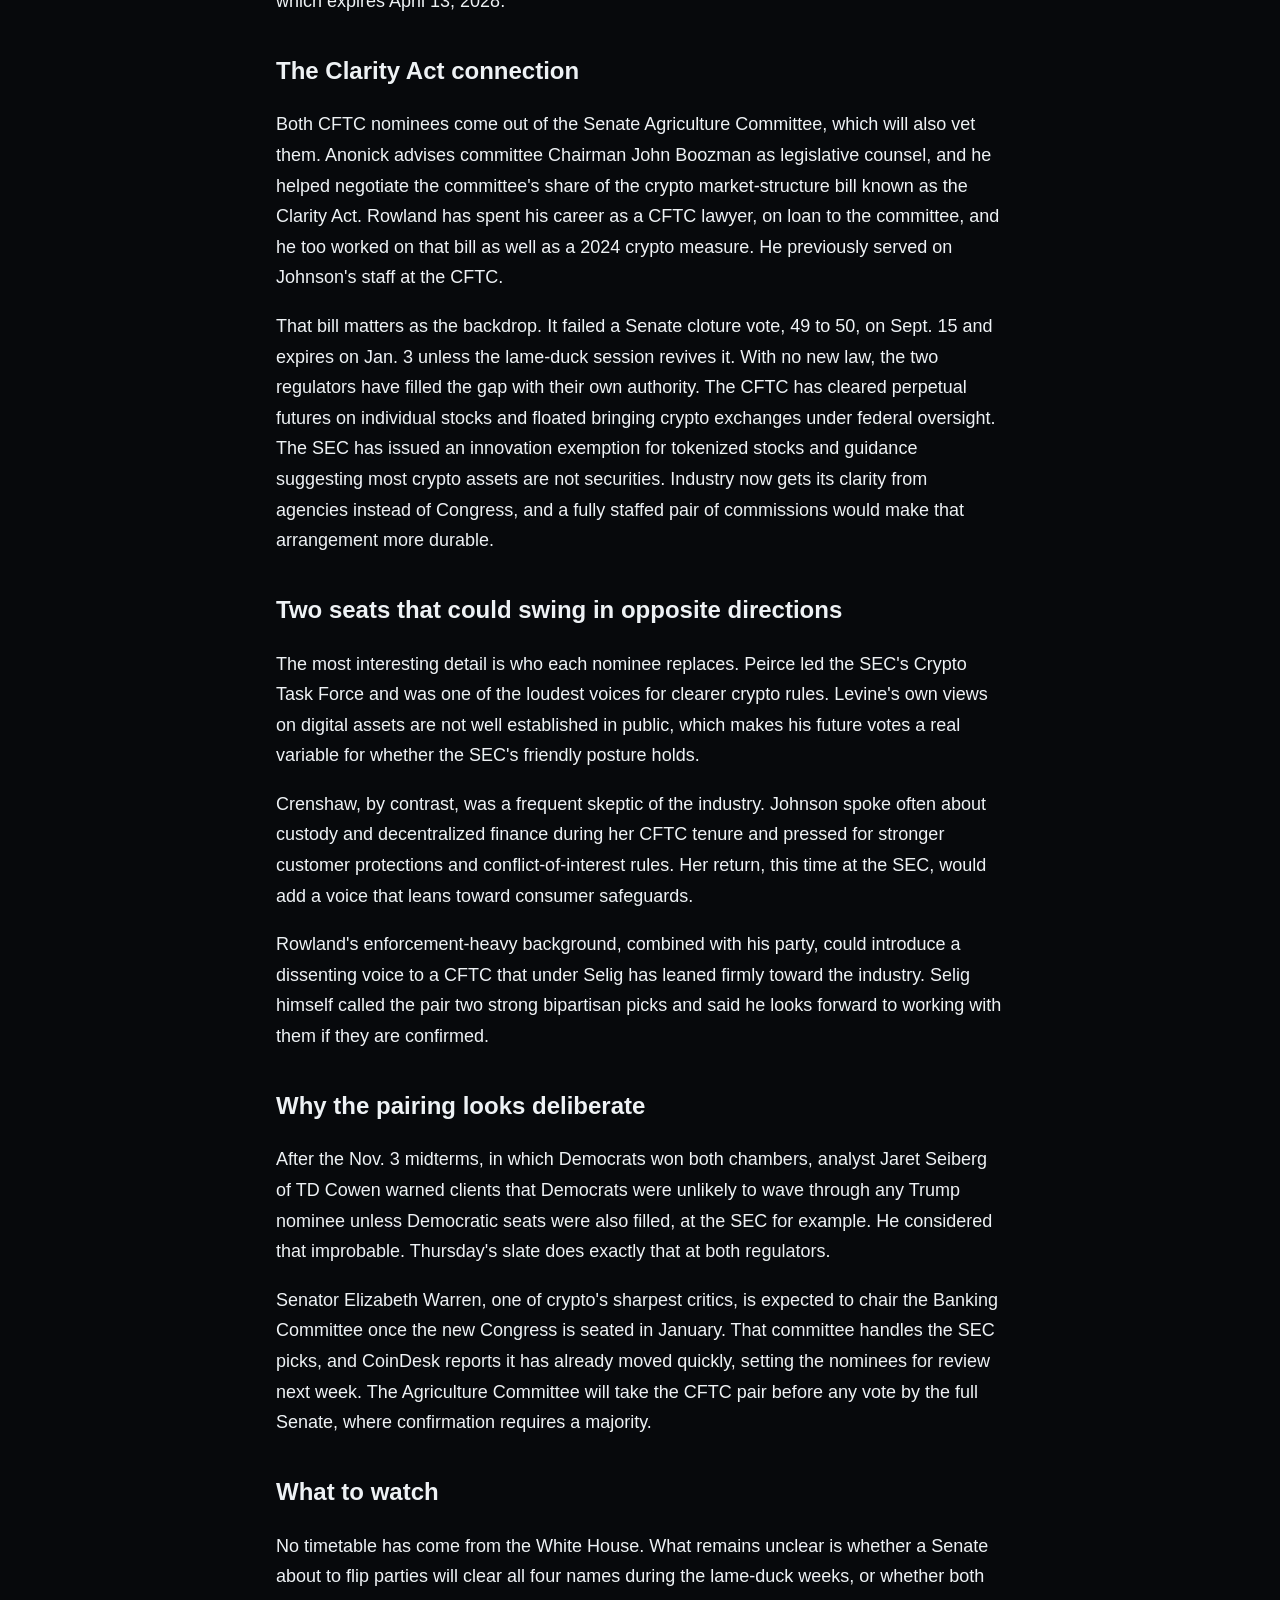
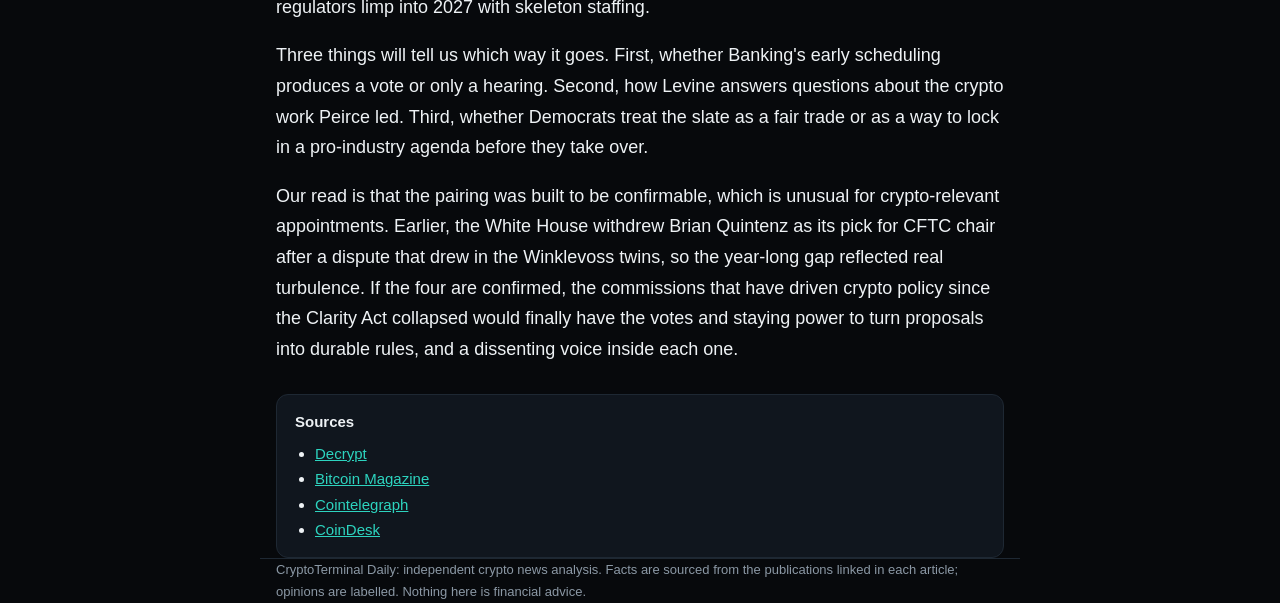
<file: articles/2026-11-13-trump-s-sec-and-cftc-slate-puts-two-democrats-back-in-crypto.html>
<!doctype html><html lang="en"><head><meta charset="utf-8">
<meta name="viewport" content="width=device-width, initial-scale=1"><title>Trump&#x27;s SEC and CFTC Slate Puts Two Democrats Back in Crypto&#x27;s Rulemaking Seats | CryptoTerminal Daily</title>
<meta name="description" content="Four names, two agencies, one narrow window"><link rel="stylesheet" href="../style.css">
<link rel="alternate" type="application/rss+xml" title="CryptoTerminal Daily" href="https://matveyshepel.github.io/cryptoterminal-daily/feed.xml">
<meta property="og:title" content="Trump&#x27;s SEC and CFTC Slate Puts Two Democrats Back in Crypto&#x27;s Rulemaking Seats | CryptoTerminal Daily"><meta property="og:description" content="Four names, two agencies, one narrow window">
</head><body><header><div class="wrap bar"><i></i><a href="../index.html">CRYPTOTERMINAL DAILY</a>
<a class="x" href="https://x.com/CryptoTermDaily">@CryptoTermDaily on X</a></div></header>
<main class="wrap"><article><h1>Trump&#x27;s SEC and CFTC Slate Puts Two Democrats Back in Crypto&#x27;s Rulemaking Seats</h1><div class="meta">November 13, 2026 · CryptoTerminal Daily · <a href="https://x.com/CryptoTermDaily/status/2121326909573202160">Thread on X</a></div><img class="cover" src="../img/2026-11-13-trump-s-sec-and-cftc-slate-puts-two-democrats-back-in-crypto.png" alt="Poster in blue and red tones announcing Trump&#x27;s bipartisan nominations to the SEC and CFTC."><h2>Four names, two agencies, one narrow window</h2><p>On Thursday the White House sent four nominations to the Senate, two for the Securities and Exchange Commission and two for the Commodity Futures Trading Commission. Each agency gets one Republican and one Democrat. It is the first time this administration has put forward Democrats for either commission, and the first batch of nominees for these seats in roughly a year.</p><p>The names matter less than the arithmetic behind them. The SEC currently has two of its five seats filled, held by Chairman Paul Atkins and Commissioner Mark Uyeda. The CFTC has one: Chairman Michael Selig sits alone on a five-seat commission. Both agencies can seat no more than three commissioners from a single party, so a full bench would be a mixed one by design.</p><h2>Who is being nominated</h2><p>Steven Levine, a Republican, is slated for the SEC seat vacated by Hester Peirce, with a term running through June 5, 2030. He most recently worked as general counsel and senior adviser at the White House Council of Economic Advisers and before that held a staff role at the SEC under Commissioner Mark Uyeda.</p><p>Kristin Johnson, a Democrat, would take the seat of Caroline Crenshaw, with a term ending June 5, 2029. Johnson is a former law school professor who served as a CFTC commissioner until 2025.</p><p>At the CFTC, Nathan Anonick, a Republican, is up for the slot formerly occupied by ex-Chairman Rostin Behnam, with a term that runs to June 19, 2031. Matthew Rowland, a Democrat, would take the remainder of former Commissioner Summer Mersinger&#x27;s term, which expires April 13, 2028.</p><h2>The Clarity Act connection</h2><p>Both CFTC nominees come out of the Senate Agriculture Committee, which will also vet them. Anonick advises committee Chairman John Boozman as legislative counsel, and he helped negotiate the committee&#x27;s share of the crypto market-structure bill known as the Clarity Act. Rowland has spent his career as a CFTC lawyer, on loan to the committee, and he too worked on that bill as well as a 2024 crypto measure. He previously served on Johnson&#x27;s staff at the CFTC.</p><p>That bill matters as the backdrop. It failed a Senate cloture vote, 49 to 50, on Sept. 15 and expires on Jan. 3 unless the lame-duck session revives it. With no new law, the two regulators have filled the gap with their own authority. The CFTC has cleared perpetual futures on individual stocks and floated bringing crypto exchanges under federal oversight. The SEC has issued an innovation exemption for tokenized stocks and guidance suggesting most crypto assets are not securities. Industry now gets its clarity from agencies instead of Congress, and a fully staffed pair of commissions would make that arrangement more durable.</p><h2>Two seats that could swing in opposite directions</h2><p>The most interesting detail is who each nominee replaces. Peirce led the SEC&#x27;s Crypto Task Force and was one of the loudest voices for clearer crypto rules. Levine&#x27;s own views on digital assets are not well established in public, which makes his future votes a real variable for whether the SEC&#x27;s friendly posture holds.</p><p>Crenshaw, by contrast, was a frequent skeptic of the industry. Johnson spoke often about custody and decentralized finance during her CFTC tenure and pressed for stronger customer protections and conflict-of-interest rules. Her return, this time at the SEC, would add a voice that leans toward consumer safeguards.</p><p>Rowland&#x27;s enforcement-heavy background, combined with his party, could introduce a dissenting voice to a CFTC that under Selig has leaned firmly toward the industry. Selig himself called the pair two strong bipartisan picks and said he looks forward to working with them if they are confirmed.</p><h2>Why the pairing looks deliberate</h2><p>After the Nov. 3 midterms, in which Democrats won both chambers, analyst Jaret Seiberg of TD Cowen warned clients that Democrats were unlikely to wave through any Trump nominee unless Democratic seats were also filled, at the SEC for example. He considered that improbable. Thursday&#x27;s slate does exactly that at both regulators.</p><p>Senator Elizabeth Warren, one of crypto&#x27;s sharpest critics, is expected to chair the Banking Committee once the new Congress is seated in January. That committee handles the SEC picks, and CoinDesk reports it has already moved quickly, setting the nominees for review next week. The Agriculture Committee will take the CFTC pair before any vote by the full Senate, where confirmation requires a majority.</p><h2>What to watch</h2><p>No timetable has come from the White House. What remains unclear is whether a Senate about to flip parties will clear all four names during the lame-duck weeks, or whether both regulators limp into 2027 with skeleton staffing.</p><p>Three things will tell us which way it goes. First, whether Banking&#x27;s early scheduling produces a vote or only a hearing. Second, how Levine answers questions about the crypto work Peirce led. Third, whether Democrats treat the slate as a fair trade or as a way to lock in a pro-industry agenda before they take over.</p><p>Our read is that the pairing was built to be confirmable, which is unusual for crypto-relevant appointments. Earlier, the White House withdrew Brian Quintenz as its pick for CFTC chair after a dispute that drew in the Winklevoss twins, so the year-long gap reflected real turbulence. If the four are confirmed, the commissions that have driven crypto policy since the Clarity Act collapsed would finally have the votes and staying power to turn proposals into durable rules, and a dissenting voice inside each one.</p><div class="sources"><b>Sources</b><ul><li><a href="https://decrypt.co/383260/trump-first-democratic-picks-sec-cftc-could-reshape-crypto" rel="nofollow noopener">Decrypt</a></li><li><a href="https://bitcoinmagazine.com/news/trump-sec-cftc-nominees-bipartisan" rel="nofollow noopener">Bitcoin Magazine</a></li><li><a href="https://cointelegraph.com/news/trump-nominates-hester-peirce-successor-among-sec-cftc-picks?utm_source=rss_feed&amp;utm_medium=rss&amp;utm_campaign=rss_partner_inbound" rel="nofollow noopener">Cointelegraph</a></li><li><a href="https://www.coindesk.com/policy/2026/11/13/u-s-senate-banking-committee-races-toward-hearing-on-new-sec-nominations" rel="nofollow noopener">CoinDesk</a></li></ul></div></article></main>
<footer class="wrap">CryptoTerminal Daily: independent crypto news analysis. Facts are sourced from the
publications linked in each article; opinions are labelled. Nothing here is financial advice.</footer></body></html>
</file>
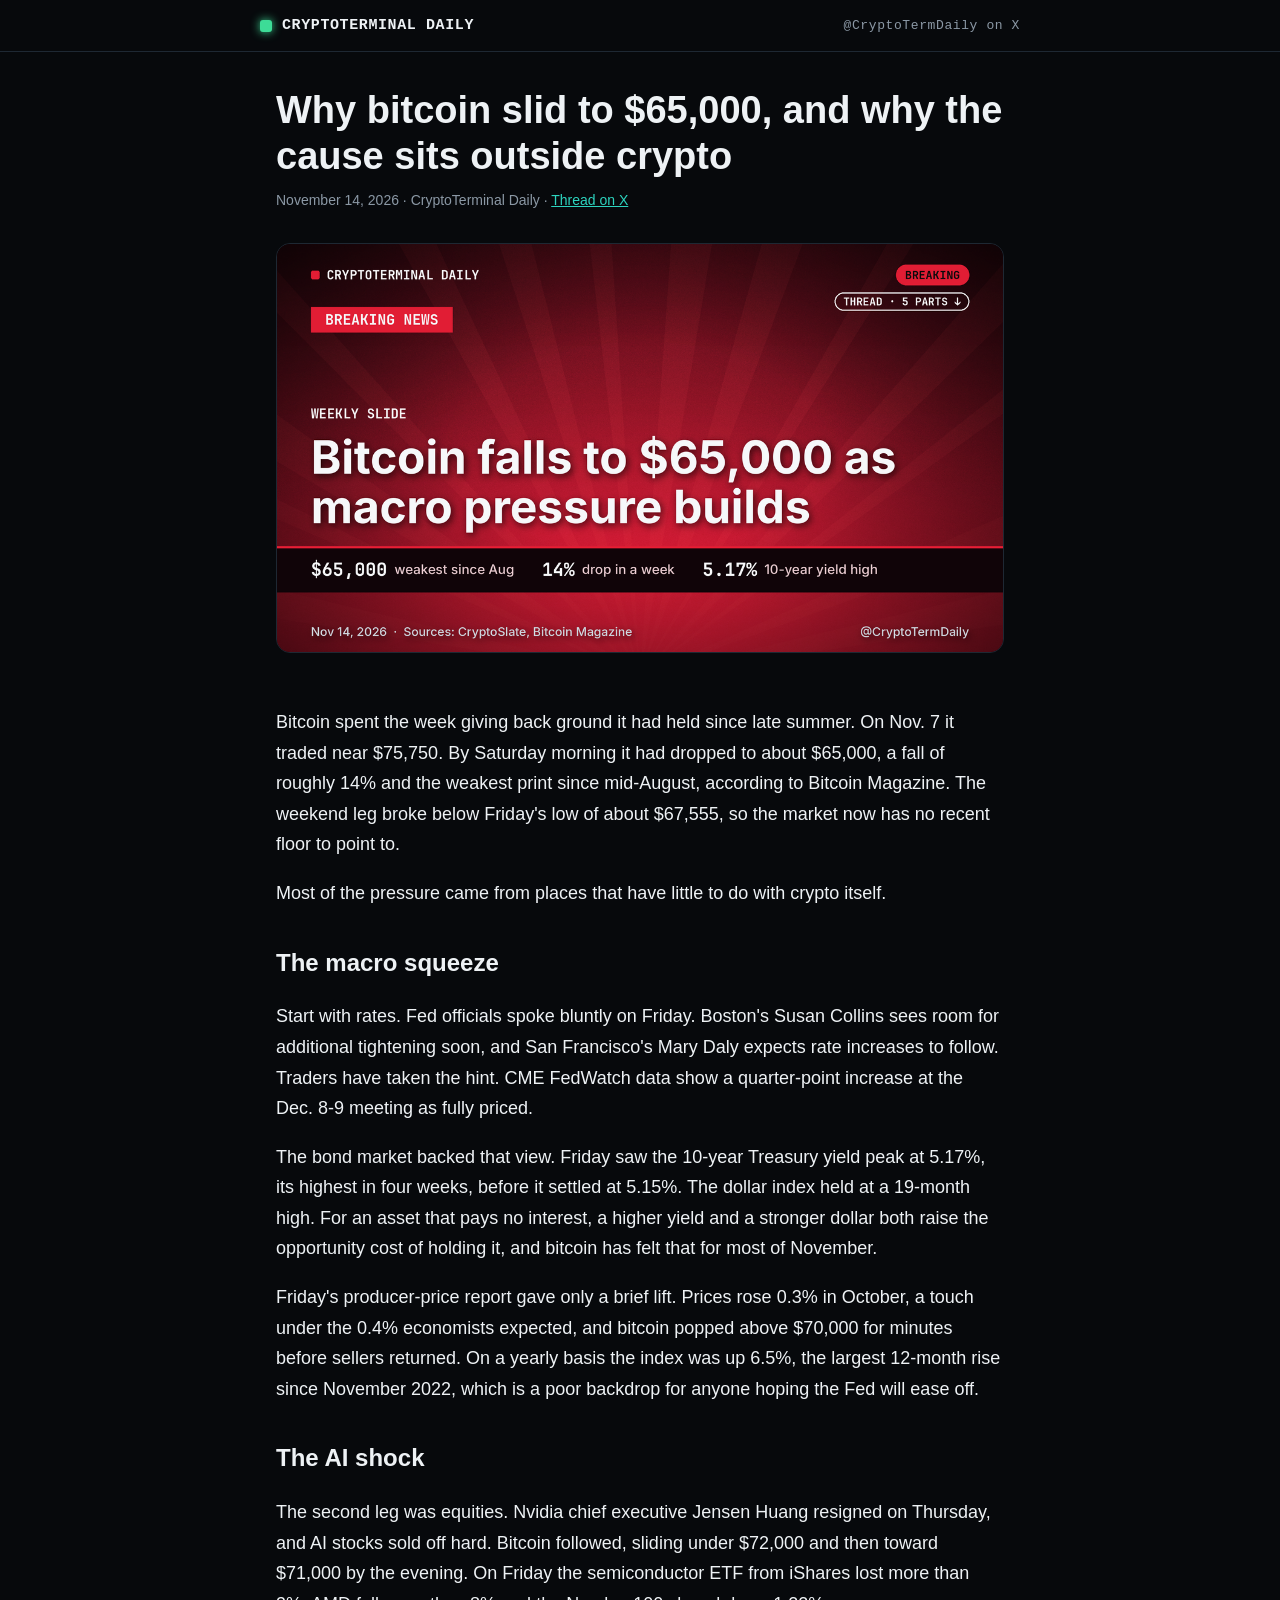
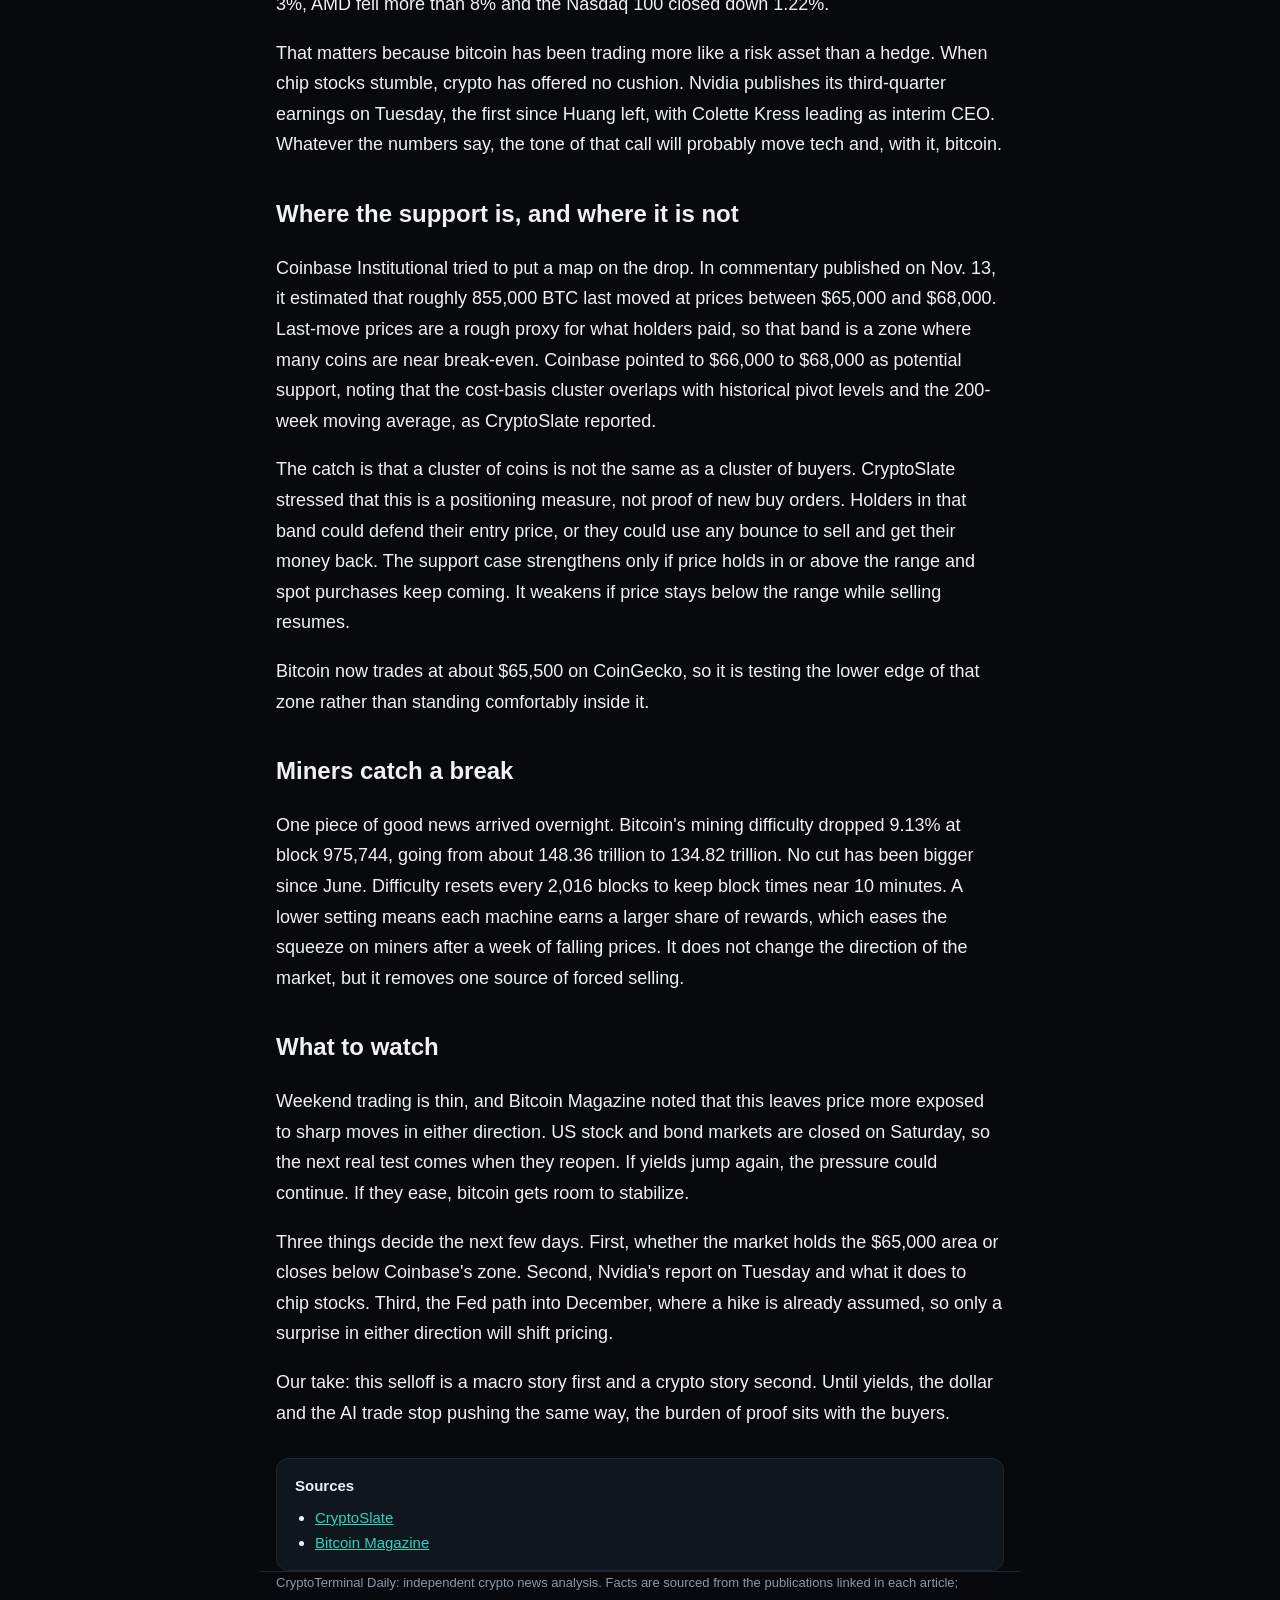
<file: articles/2026-11-14-why-bitcoin-slid-to-65-000-and-why-the-cause-sits-outside-cr.html>
<!doctype html><html lang="en"><head><meta charset="utf-8">
<meta name="viewport" content="width=device-width, initial-scale=1"><title>Why bitcoin slid to $65,000, and why the cause sits outside crypto | CryptoTerminal Daily</title>
<meta name="description" content="Bitcoin spent the week giving back ground it had held since late summer. On Nov. 7 it traded near $75,750. By Saturday morning it had dropped to about $65,000, a fall of roughly 14% and the weakest pr"><link rel="stylesheet" href="../style.css">
<link rel="alternate" type="application/rss+xml" title="CryptoTerminal Daily" href="https://matveyshepel.github.io/cryptoterminal-daily/feed.xml">
<meta property="og:title" content="Why bitcoin slid to $65,000, and why the cause sits outside crypto | CryptoTerminal Daily"><meta property="og:description" content="Bitcoin spent the week giving back ground it had held since late summer. On Nov. 7 it traded near $75,750. By Saturday morning it had dropped to about $65,000, a fall of roughly 14% and the weakest pr">
</head><body><header><div class="wrap bar"><i></i><a href="../index.html">CRYPTOTERMINAL DAILY</a>
<a class="x" href="https://x.com/CryptoTermDaily">@CryptoTermDaily on X</a></div></header>
<main class="wrap"><article><h1>Why bitcoin slid to $65,000, and why the cause sits outside crypto</h1><div class="meta">November 14, 2026 · CryptoTerminal Daily · <a href="https://x.com/CryptoTermDaily/status/2121689311284277254">Thread on X</a></div><img class="cover" src="../img/2026-11-14-why-bitcoin-slid-to-65-000-and-why-the-cause-sits-outside-cr.png" alt="Poster showing bitcoin falling to $65,000 with a 14% weekly drop and a 5.17% Treasury yield."><p>Bitcoin spent the week giving back ground it had held since late summer. On Nov. 7 it traded near $75,750. By Saturday morning it had dropped to about $65,000, a fall of roughly 14% and the weakest print since mid-August, according to Bitcoin Magazine. The weekend leg broke below Friday&#x27;s low of about $67,555, so the market now has no recent floor to point to.</p><p>Most of the pressure came from places that have little to do with crypto itself.</p><h2>The macro squeeze</h2><p>Start with rates. Fed officials spoke bluntly on Friday. Boston&#x27;s Susan Collins sees room for additional tightening soon, and San Francisco&#x27;s Mary Daly expects rate increases to follow. Traders have taken the hint. CME FedWatch data show a quarter-point increase at the Dec. 8-9 meeting as fully priced.</p><p>The bond market backed that view. Friday saw the 10-year Treasury yield peak at 5.17%, its highest in four weeks, before it settled at 5.15%. The dollar index held at a 19-month high. For an asset that pays no interest, a higher yield and a stronger dollar both raise the opportunity cost of holding it, and bitcoin has felt that for most of November.</p><p>Friday&#x27;s producer-price report gave only a brief lift. Prices rose 0.3% in October, a touch under the 0.4% economists expected, and bitcoin popped above $70,000 for minutes before sellers returned. On a yearly basis the index was up 6.5%, the largest 12-month rise since November 2022, which is a poor backdrop for anyone hoping the Fed will ease off.</p><h2>The AI shock</h2><p>The second leg was equities. Nvidia chief executive Jensen Huang resigned on Thursday, and AI stocks sold off hard. Bitcoin followed, sliding under $72,000 and then toward $71,000 by the evening. On Friday the semiconductor ETF from iShares lost more than 3%, AMD fell more than 8% and the Nasdaq 100 closed down 1.22%.</p><p>That matters because bitcoin has been trading more like a risk asset than a hedge. When chip stocks stumble, crypto has offered no cushion. Nvidia publishes its third-quarter earnings on Tuesday, the first since Huang left, with Colette Kress leading as interim CEO. Whatever the numbers say, the tone of that call will probably move tech and, with it, bitcoin.</p><h2>Where the support is, and where it is not</h2><p>Coinbase Institutional tried to put a map on the drop. In commentary published on Nov. 13, it estimated that roughly 855,000 BTC last moved at prices between $65,000 and $68,000. Last-move prices are a rough proxy for what holders paid, so that band is a zone where many coins are near break-even. Coinbase pointed to $66,000 to $68,000 as potential support, noting that the cost-basis cluster overlaps with historical pivot levels and the 200-week moving average, as CryptoSlate reported.</p><p>The catch is that a cluster of coins is not the same as a cluster of buyers. CryptoSlate stressed that this is a positioning measure, not proof of new buy orders. Holders in that band could defend their entry price, or they could use any bounce to sell and get their money back. The support case strengthens only if price holds in or above the range and spot purchases keep coming. It weakens if price stays below the range while selling resumes.</p><p>Bitcoin now trades at about $65,500 on CoinGecko, so it is testing the lower edge of that zone rather than standing comfortably inside it.</p><h2>Miners catch a break</h2><p>One piece of good news arrived overnight. Bitcoin&#x27;s mining difficulty dropped 9.13% at block 975,744, going from about 148.36 trillion to 134.82 trillion. No cut has been bigger since June. Difficulty resets every 2,016 blocks to keep block times near 10 minutes. A lower setting means each machine earns a larger share of rewards, which eases the squeeze on miners after a week of falling prices. It does not change the direction of the market, but it removes one source of forced selling.</p><h2>What to watch</h2><p>Weekend trading is thin, and Bitcoin Magazine noted that this leaves price more exposed to sharp moves in either direction. US stock and bond markets are closed on Saturday, so the next real test comes when they reopen. If yields jump again, the pressure could continue. If they ease, bitcoin gets room to stabilize.</p><p>Three things decide the next few days. First, whether the market holds the $65,000 area or closes below Coinbase&#x27;s zone. Second, Nvidia&#x27;s report on Tuesday and what it does to chip stocks. Third, the Fed path into December, where a hike is already assumed, so only a surprise in either direction will shift pricing.</p><p>Our take: this selloff is a macro story first and a crypto story second. Until yields, the dollar and the AI trade stop pushing the same way, the burden of proof sits with the buyers.</p><div class="sources"><b>Sources</b><ul><li><a href="https://cryptoslate.com/bitcoins-67000-crash-puts-57-billion-holder-cluster-at-risk-as-etf-investors-flee/" rel="nofollow noopener">CryptoSlate</a></li><li><a href="https://bitcoinmagazine.com/markets/bitcoin-price-crashes-13-percent-65600" rel="nofollow noopener">Bitcoin Magazine</a></li></ul></div></article></main>
<footer class="wrap">CryptoTerminal Daily: independent crypto news analysis. Facts are sourced from the
publications linked in each article; opinions are labelled. Nothing here is financial advice.</footer></body></html>
</file>
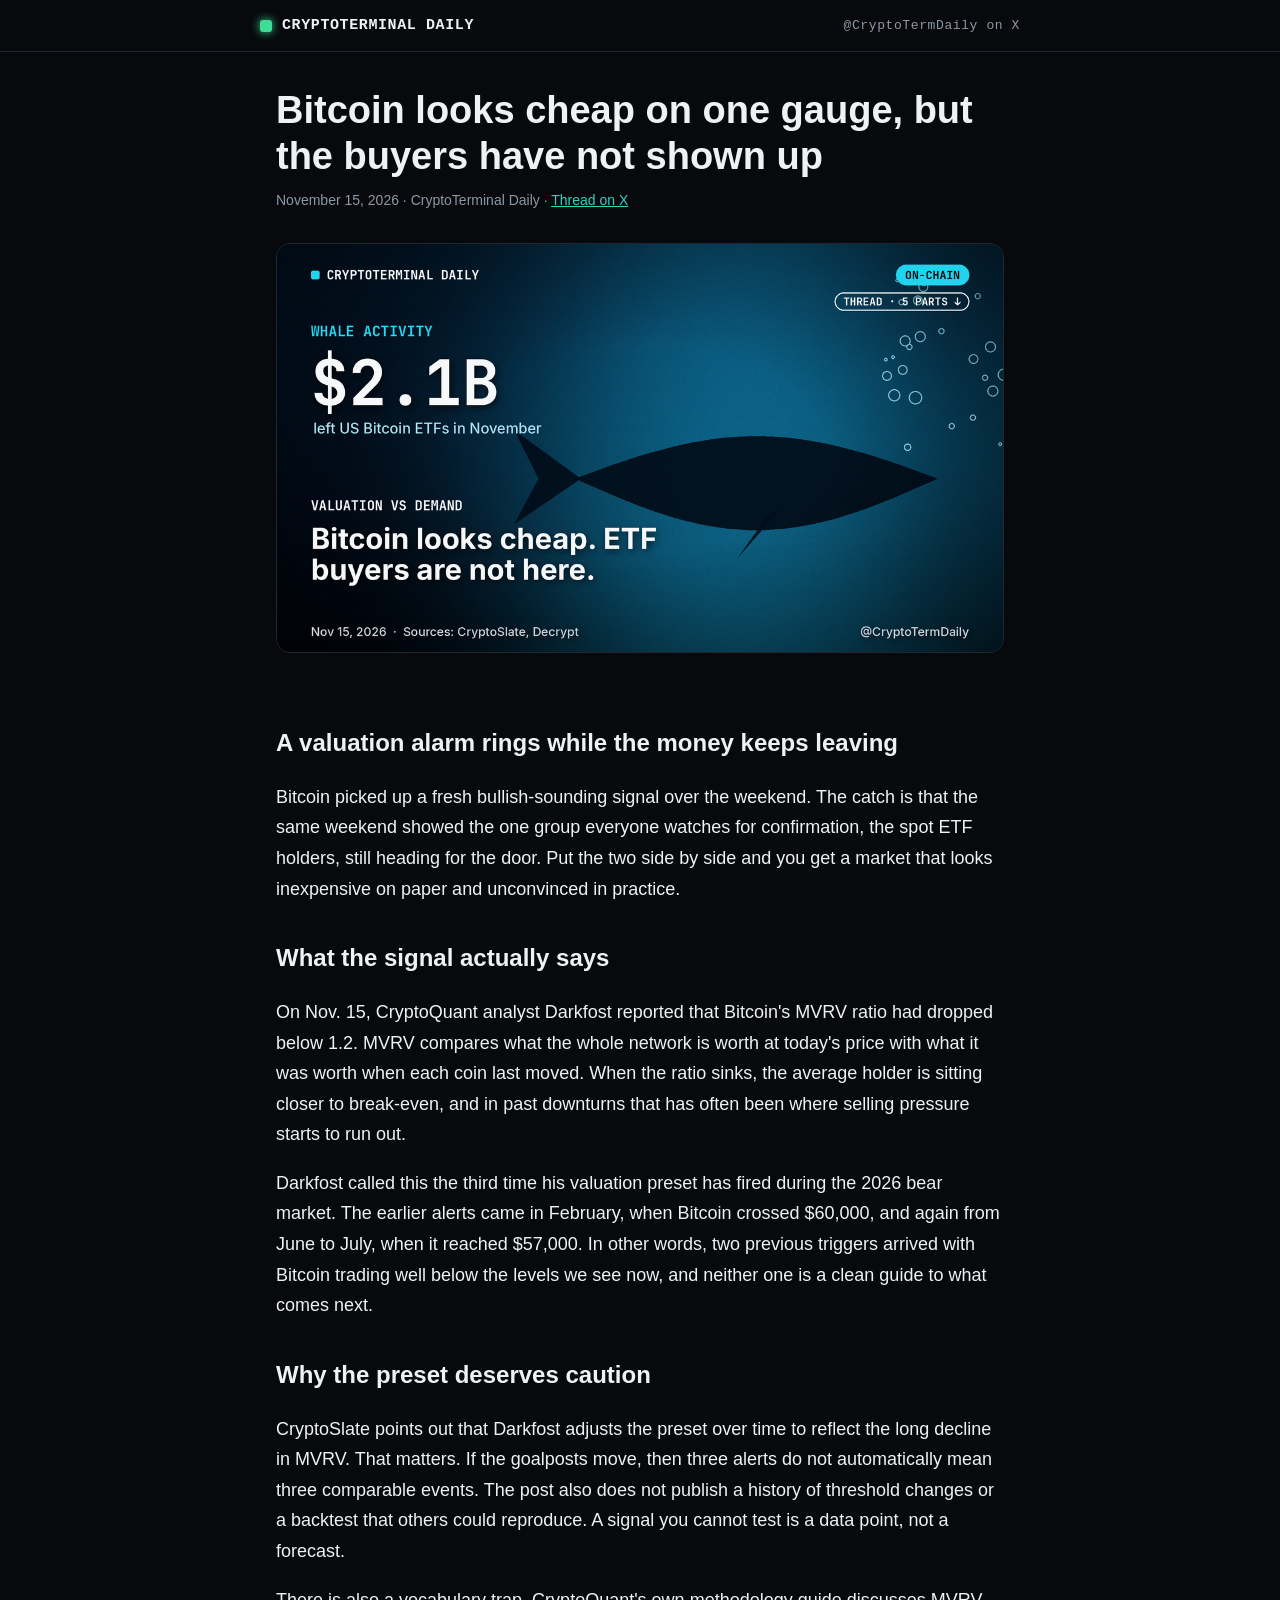
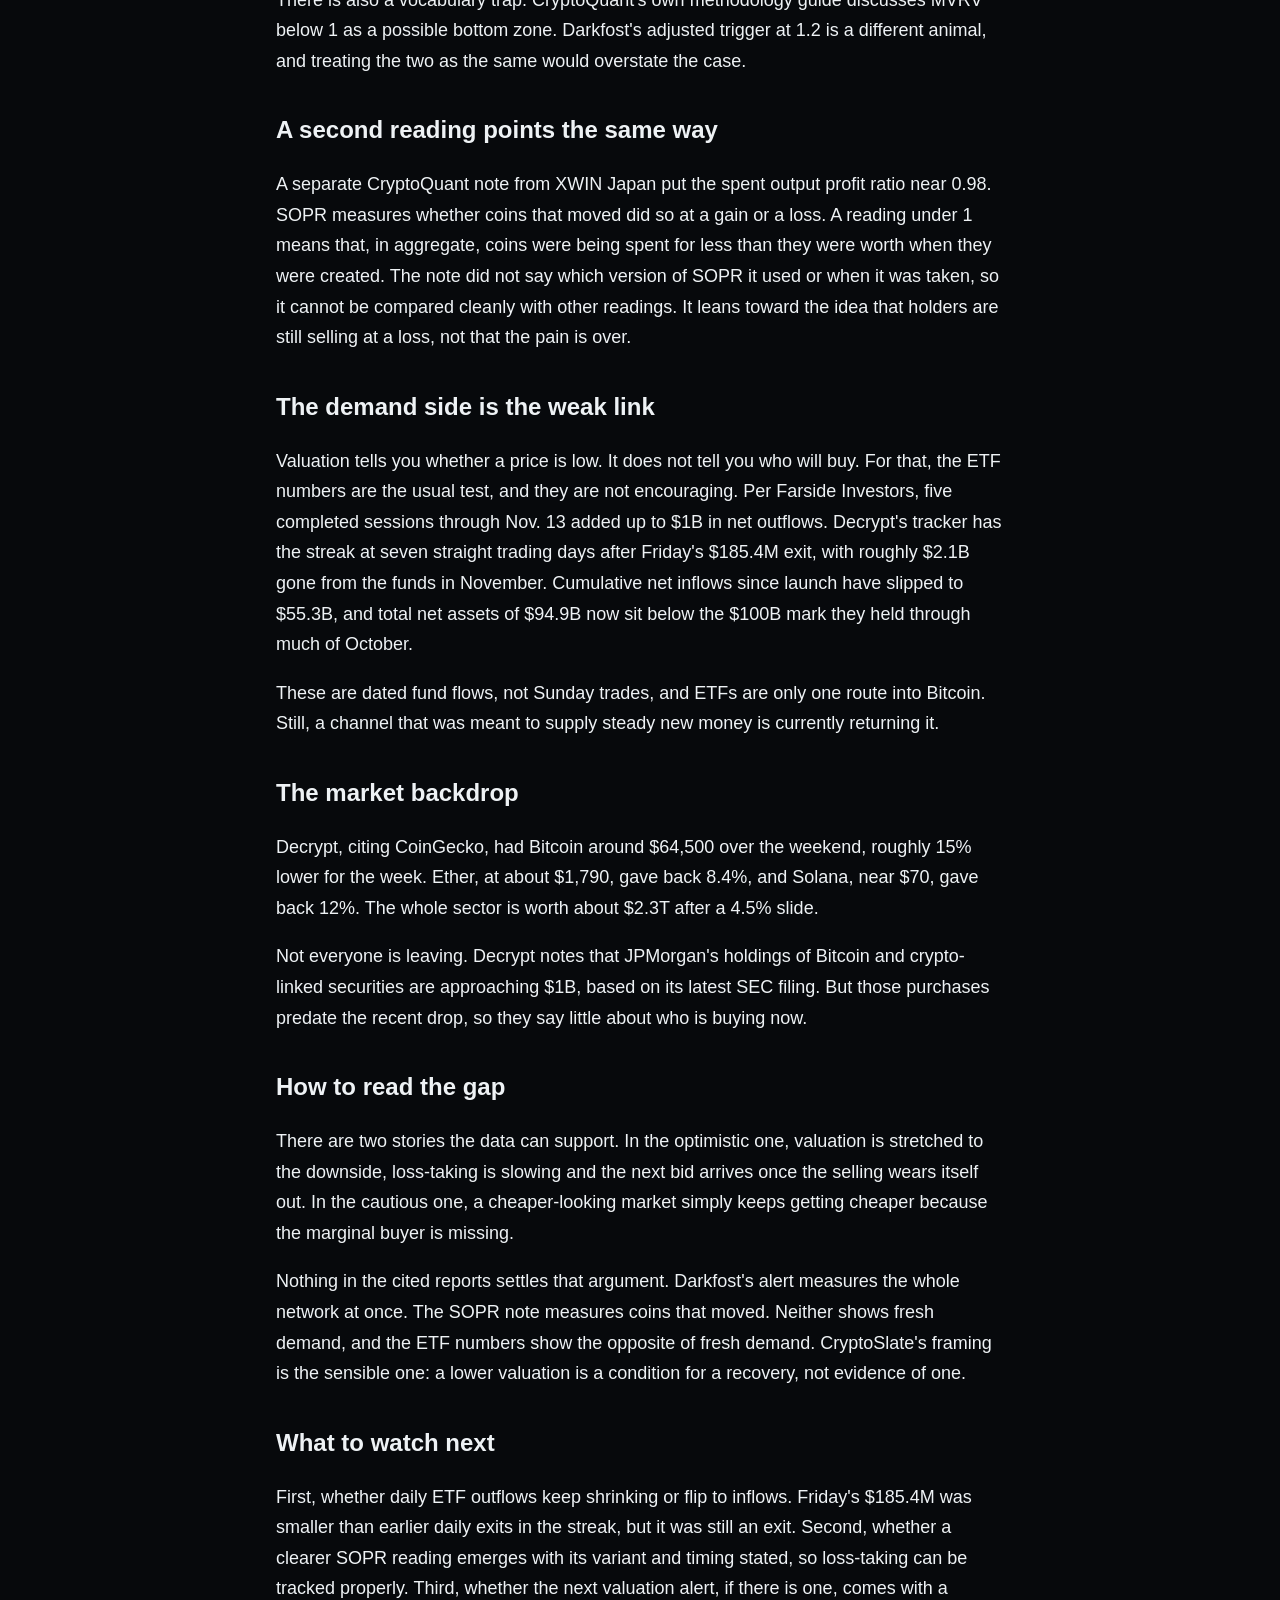
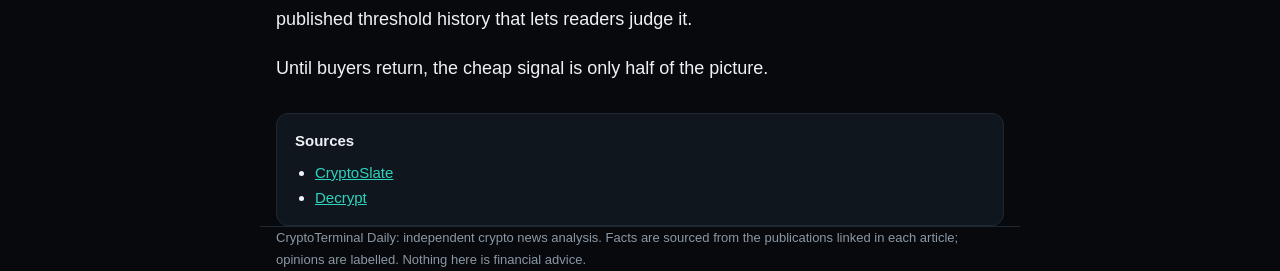
<file: articles/2026-11-15-bitcoin-looks-cheap-on-one-gauge-but-the-buyers-have-not-sho.html>
<!doctype html><html lang="en"><head><meta charset="utf-8">
<meta name="viewport" content="width=device-width, initial-scale=1"><title>Bitcoin looks cheap on one gauge, but the buyers have not shown up | CryptoTerminal Daily</title>
<meta name="description" content="A valuation alarm rings while the money keeps leaving"><link rel="stylesheet" href="../style.css">
<link rel="alternate" type="application/rss+xml" title="CryptoTerminal Daily" href="https://matveyshepel.github.io/cryptoterminal-daily/feed.xml">
<meta property="og:title" content="Bitcoin looks cheap on one gauge, but the buyers have not shown up | CryptoTerminal Daily"><meta property="og:description" content="A valuation alarm rings while the money keeps leaving">
</head><body><header><div class="wrap bar"><i></i><a href="../index.html">CRYPTOTERMINAL DAILY</a>
<a class="x" href="https://x.com/CryptoTermDaily">@CryptoTermDaily on X</a></div></header>
<main class="wrap"><article><h1>Bitcoin looks cheap on one gauge, but the buyers have not shown up</h1><div class="meta">November 15, 2026 · CryptoTerminal Daily · <a href="https://x.com/CryptoTermDaily/status/2122051520904446269">Thread on X</a></div><img class="cover" src="../img/2026-11-15-bitcoin-looks-cheap-on-one-gauge-but-the-buyers-have-not-sho.png" alt="Poster showing $2.1B in November outflows from US Bitcoin ETFs."><h2>A valuation alarm rings while the money keeps leaving</h2><p>Bitcoin picked up a fresh bullish-sounding signal over the weekend. The catch is that the same weekend showed the one group everyone watches for confirmation, the spot ETF holders, still heading for the door. Put the two side by side and you get a market that looks inexpensive on paper and unconvinced in practice.</p><h2>What the signal actually says</h2><p>On Nov. 15, CryptoQuant analyst Darkfost reported that Bitcoin&#x27;s MVRV ratio had dropped below 1.2. MVRV compares what the whole network is worth at today&#x27;s price with what it was worth when each coin last moved. When the ratio sinks, the average holder is sitting closer to break-even, and in past downturns that has often been where selling pressure starts to run out.</p><p>Darkfost called this the third time his valuation preset has fired during the 2026 bear market. The earlier alerts came in February, when Bitcoin crossed $60,000, and again from June to July, when it reached $57,000. In other words, two previous triggers arrived with Bitcoin trading well below the levels we see now, and neither one is a clean guide to what comes next.</p><h2>Why the preset deserves caution</h2><p>CryptoSlate points out that Darkfost adjusts the preset over time to reflect the long decline in MVRV. That matters. If the goalposts move, then three alerts do not automatically mean three comparable events. The post also does not publish a history of threshold changes or a backtest that others could reproduce. A signal you cannot test is a data point, not a forecast.</p><p>There is also a vocabulary trap. CryptoQuant&#x27;s own methodology guide discusses MVRV below 1 as a possible bottom zone. Darkfost&#x27;s adjusted trigger at 1.2 is a different animal, and treating the two as the same would overstate the case.</p><h2>A second reading points the same way</h2><p>A separate CryptoQuant note from XWIN Japan put the spent output profit ratio near 0.98. SOPR measures whether coins that moved did so at a gain or a loss. A reading under 1 means that, in aggregate, coins were being spent for less than they were worth when they were created. The note did not say which version of SOPR it used or when it was taken, so it cannot be compared cleanly with other readings. It leans toward the idea that holders are still selling at a loss, not that the pain is over.</p><h2>The demand side is the weak link</h2><p>Valuation tells you whether a price is low. It does not tell you who will buy. For that, the ETF numbers are the usual test, and they are not encouraging. Per Farside Investors, five completed sessions through Nov. 13 added up to $1B in net outflows. Decrypt&#x27;s tracker has the streak at seven straight trading days after Friday&#x27;s $185.4M exit, with roughly $2.1B gone from the funds in November. Cumulative net inflows since launch have slipped to $55.3B, and total net assets of $94.9B now sit below the $100B mark they held through much of October.</p><p>These are dated fund flows, not Sunday trades, and ETFs are only one route into Bitcoin. Still, a channel that was meant to supply steady new money is currently returning it.</p><h2>The market backdrop</h2><p>Decrypt, citing CoinGecko, had Bitcoin around $64,500 over the weekend, roughly 15% lower for the week. Ether, at about $1,790, gave back 8.4%, and Solana, near $70, gave back 12%. The whole sector is worth about $2.3T after a 4.5% slide.</p><p>Not everyone is leaving. Decrypt notes that JPMorgan&#x27;s holdings of Bitcoin and crypto-linked securities are approaching $1B, based on its latest SEC filing. But those purchases predate the recent drop, so they say little about who is buying now.</p><h2>How to read the gap</h2><p>There are two stories the data can support. In the optimistic one, valuation is stretched to the downside, loss-taking is slowing and the next bid arrives once the selling wears itself out. In the cautious one, a cheaper-looking market simply keeps getting cheaper because the marginal buyer is missing.</p><p>Nothing in the cited reports settles that argument. Darkfost&#x27;s alert measures the whole network at once. The SOPR note measures coins that moved. Neither shows fresh demand, and the ETF numbers show the opposite of fresh demand. CryptoSlate&#x27;s framing is the sensible one: a lower valuation is a condition for a recovery, not evidence of one.</p><h2>What to watch next</h2><p>First, whether daily ETF outflows keep shrinking or flip to inflows. Friday&#x27;s $185.4M was smaller than earlier daily exits in the streak, but it was still an exit. Second, whether a clearer SOPR reading emerges with its variant and timing stated, so loss-taking can be tracked properly. Third, whether the next valuation alert, if there is one, comes with a published threshold history that lets readers judge it.</p><p>Until buyers return, the cheap signal is only half of the picture.</p><div class="sources"><b>Sources</b><ul><li><a href="https://cryptoslate.com/bitcoins-new-value-alert-still-needs-proof-that-buyers-can-absorb-supply/" rel="nofollow noopener">CryptoSlate</a></li><li><a href="https://decrypt.co/383282/bitcoin-etfs-lose-2-1-billion-november-outflow-streak-seven-days" rel="nofollow noopener">Decrypt</a></li></ul></div></article></main>
<footer class="wrap">CryptoTerminal Daily: independent crypto news analysis. Facts are sourced from the
publications linked in each article; opinions are labelled. Nothing here is financial advice.</footer></body></html>
</file>
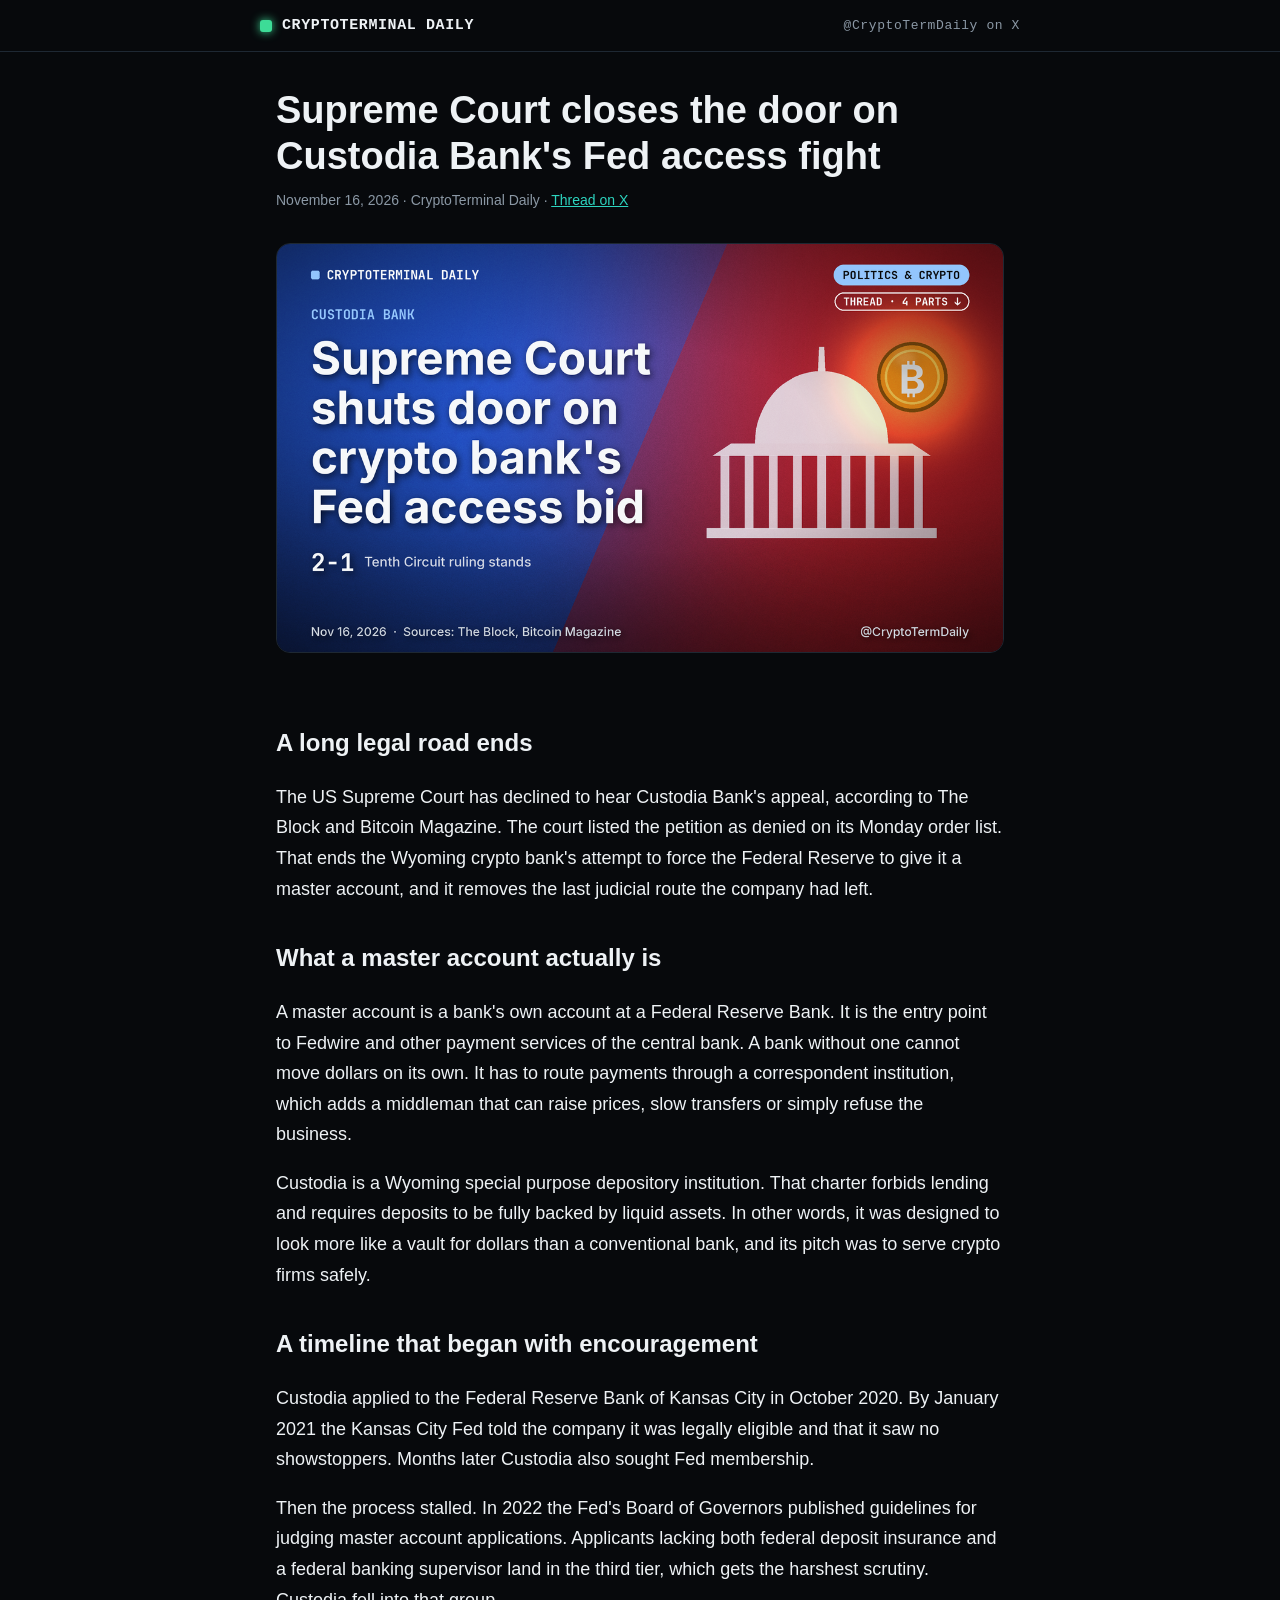
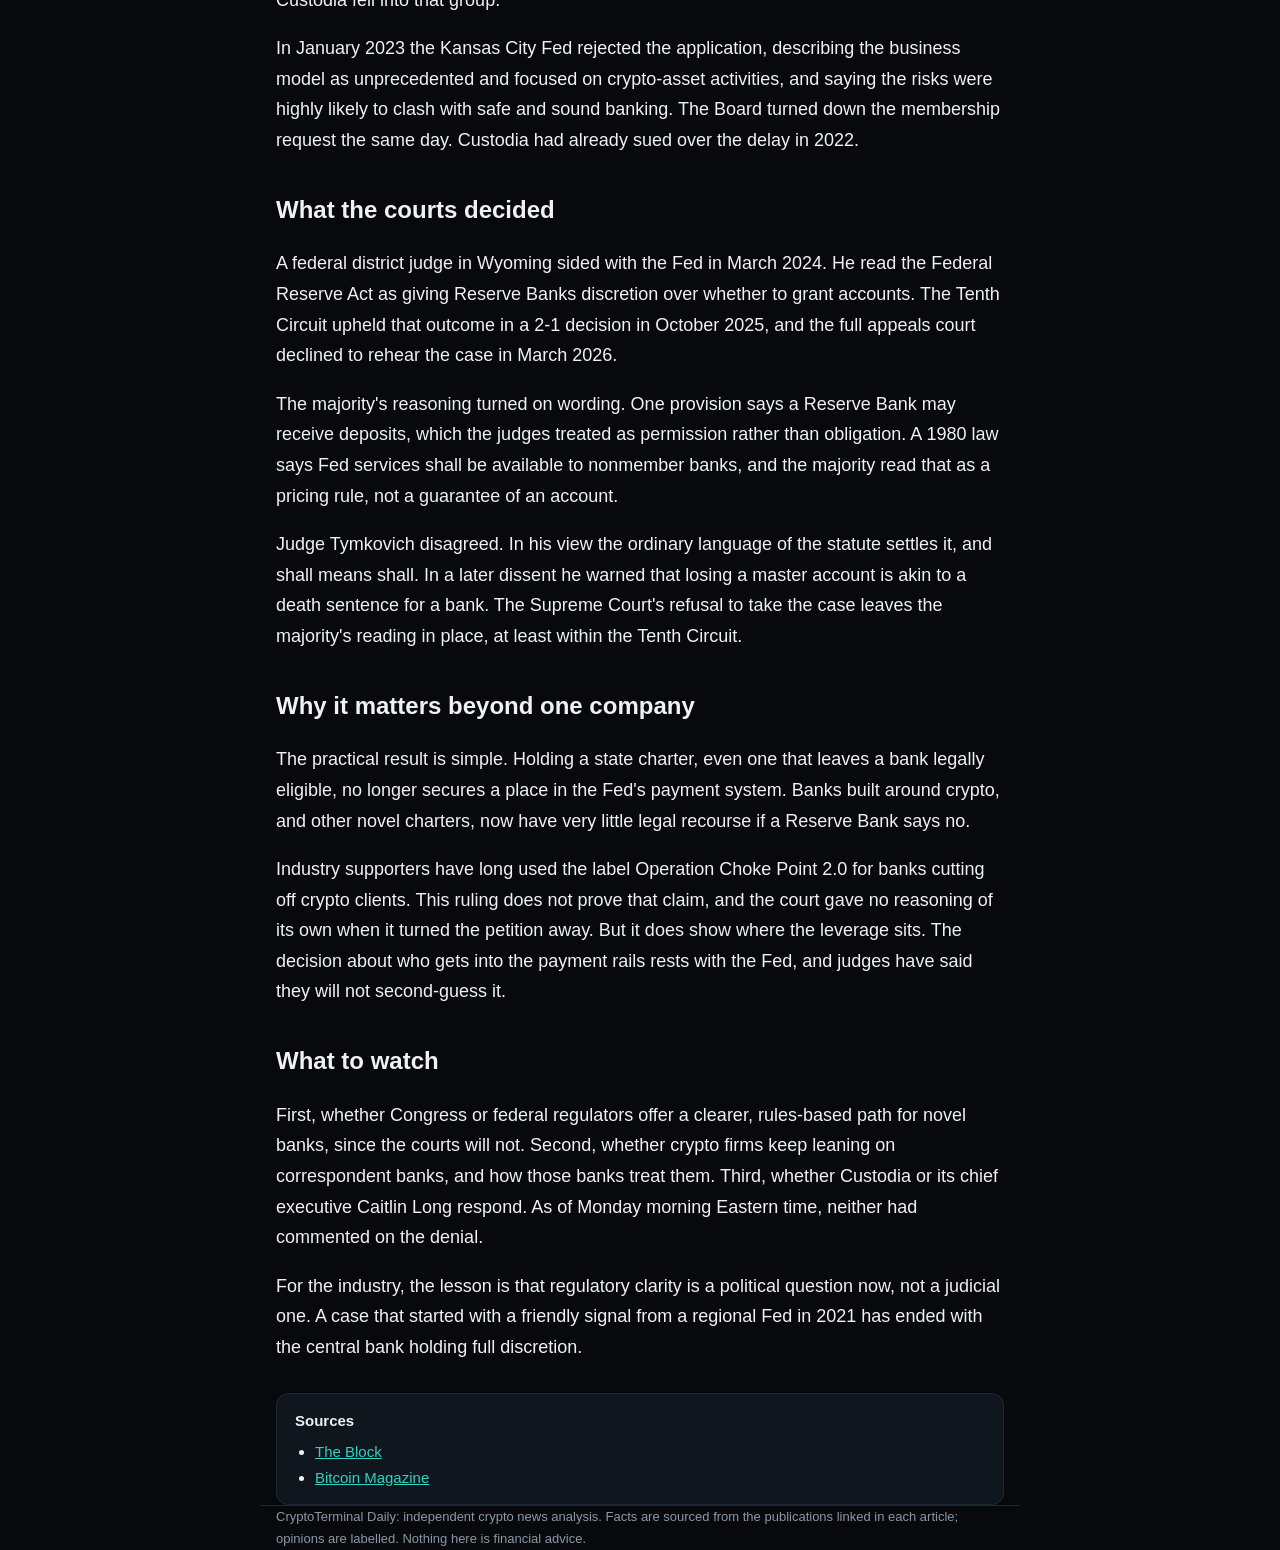
<file: articles/2026-11-16-supreme-court-closes-the-door-on-custodia-bank-s-fed-access-.html>
<!doctype html><html lang="en"><head><meta charset="utf-8">
<meta name="viewport" content="width=device-width, initial-scale=1"><title>Supreme Court closes the door on Custodia Bank&#x27;s Fed access fight | CryptoTerminal Daily</title>
<meta name="description" content="A long legal road ends"><link rel="stylesheet" href="../style.css">
<link rel="alternate" type="application/rss+xml" title="CryptoTerminal Daily" href="https://matveyshepel.github.io/cryptoterminal-daily/feed.xml">
<meta property="og:title" content="Supreme Court closes the door on Custodia Bank&#x27;s Fed access fight | CryptoTerminal Daily"><meta property="og:description" content="A long legal road ends">
</head><body><header><div class="wrap bar"><i></i><a href="../index.html">CRYPTOTERMINAL DAILY</a>
<a class="x" href="https://x.com/CryptoTermDaily">@CryptoTermDaily on X</a></div></header>
<main class="wrap"><article><h1>Supreme Court closes the door on Custodia Bank&#x27;s Fed access fight</h1><div class="meta">November 16, 2026 · CryptoTerminal Daily · <a href="https://x.com/CryptoTermDaily/status/2122413892412338624">Thread on X</a></div><img class="cover" src="../img/2026-11-16-supreme-court-closes-the-door-on-custodia-bank-s-fed-access-.png" alt="Poster saying the Supreme Court rejected Custodia Bank&#x27;s bid for a Federal Reserve master account."><h2>A long legal road ends</h2><p>The US Supreme Court has declined to hear Custodia Bank&#x27;s appeal, according to The Block and Bitcoin Magazine. The court listed the petition as denied on its Monday order list. That ends the Wyoming crypto bank&#x27;s attempt to force the Federal Reserve to give it a master account, and it removes the last judicial route the company had left.</p><h2>What a master account actually is</h2><p>A master account is a bank&#x27;s own account at a Federal Reserve Bank. It is the entry point to Fedwire and other payment services of the central bank. A bank without one cannot move dollars on its own. It has to route payments through a correspondent institution, which adds a middleman that can raise prices, slow transfers or simply refuse the business.</p><p>Custodia is a Wyoming special purpose depository institution. That charter forbids lending and requires deposits to be fully backed by liquid assets. In other words, it was designed to look more like a vault for dollars than a conventional bank, and its pitch was to serve crypto firms safely.</p><h2>A timeline that began with encouragement</h2><p>Custodia applied to the Federal Reserve Bank of Kansas City in October 2020. By January 2021 the Kansas City Fed told the company it was legally eligible and that it saw no showstoppers. Months later Custodia also sought Fed membership.</p><p>Then the process stalled. In 2022 the Fed&#x27;s Board of Governors published guidelines for judging master account applications. Applicants lacking both federal deposit insurance and a federal banking supervisor land in the third tier, which gets the harshest scrutiny. Custodia fell into that group.</p><p>In January 2023 the Kansas City Fed rejected the application, describing the business model as unprecedented and focused on crypto-asset activities, and saying the risks were highly likely to clash with safe and sound banking. The Board turned down the membership request the same day. Custodia had already sued over the delay in 2022.</p><h2>What the courts decided</h2><p>A federal district judge in Wyoming sided with the Fed in March 2024. He read the Federal Reserve Act as giving Reserve Banks discretion over whether to grant accounts. The Tenth Circuit upheld that outcome in a 2-1 decision in October 2025, and the full appeals court declined to rehear the case in March 2026.</p><p>The majority&#x27;s reasoning turned on wording. One provision says a Reserve Bank may receive deposits, which the judges treated as permission rather than obligation. A 1980 law says Fed services shall be available to nonmember banks, and the majority read that as a pricing rule, not a guarantee of an account.</p><p>Judge Tymkovich disagreed. In his view the ordinary language of the statute settles it, and shall means shall. In a later dissent he warned that losing a master account is akin to a death sentence for a bank. The Supreme Court&#x27;s refusal to take the case leaves the majority&#x27;s reading in place, at least within the Tenth Circuit.</p><h2>Why it matters beyond one company</h2><p>The practical result is simple. Holding a state charter, even one that leaves a bank legally eligible, no longer secures a place in the Fed&#x27;s payment system. Banks built around crypto, and other novel charters, now have very little legal recourse if a Reserve Bank says no.</p><p>Industry supporters have long used the label Operation Choke Point 2.0 for banks cutting off crypto clients. This ruling does not prove that claim, and the court gave no reasoning of its own when it turned the petition away. But it does show where the leverage sits. The decision about who gets into the payment rails rests with the Fed, and judges have said they will not second-guess it.</p><h2>What to watch</h2><p>First, whether Congress or federal regulators offer a clearer, rules-based path for novel banks, since the courts will not. Second, whether crypto firms keep leaning on correspondent banks, and how those banks treat them. Third, whether Custodia or its chief executive Caitlin Long respond. As of Monday morning Eastern time, neither had commented on the denial.</p><p>For the industry, the lesson is that regulatory clarity is a political question now, not a judicial one. A case that started with a friendly signal from a regional Fed in 2021 has ended with the central bank holding full discretion.</p><div class="sources"><b>Sources</b><ul><li><a href="https://www.theblock.co/news/regulation/2026-11-16-supreme-court-rejects-custodia-banks-bid-for-fed-master-account-441376" rel="nofollow noopener">The Block</a></li><li><a href="https://bitcoinmagazine.com/news/supreme-court-ends-custodia-fed-master" rel="nofollow noopener">Bitcoin Magazine</a></li></ul></div></article></main>
<footer class="wrap">CryptoTerminal Daily: independent crypto news analysis. Facts are sourced from the
publications linked in each article; opinions are labelled. Nothing here is financial advice.</footer></body></html>
</file>
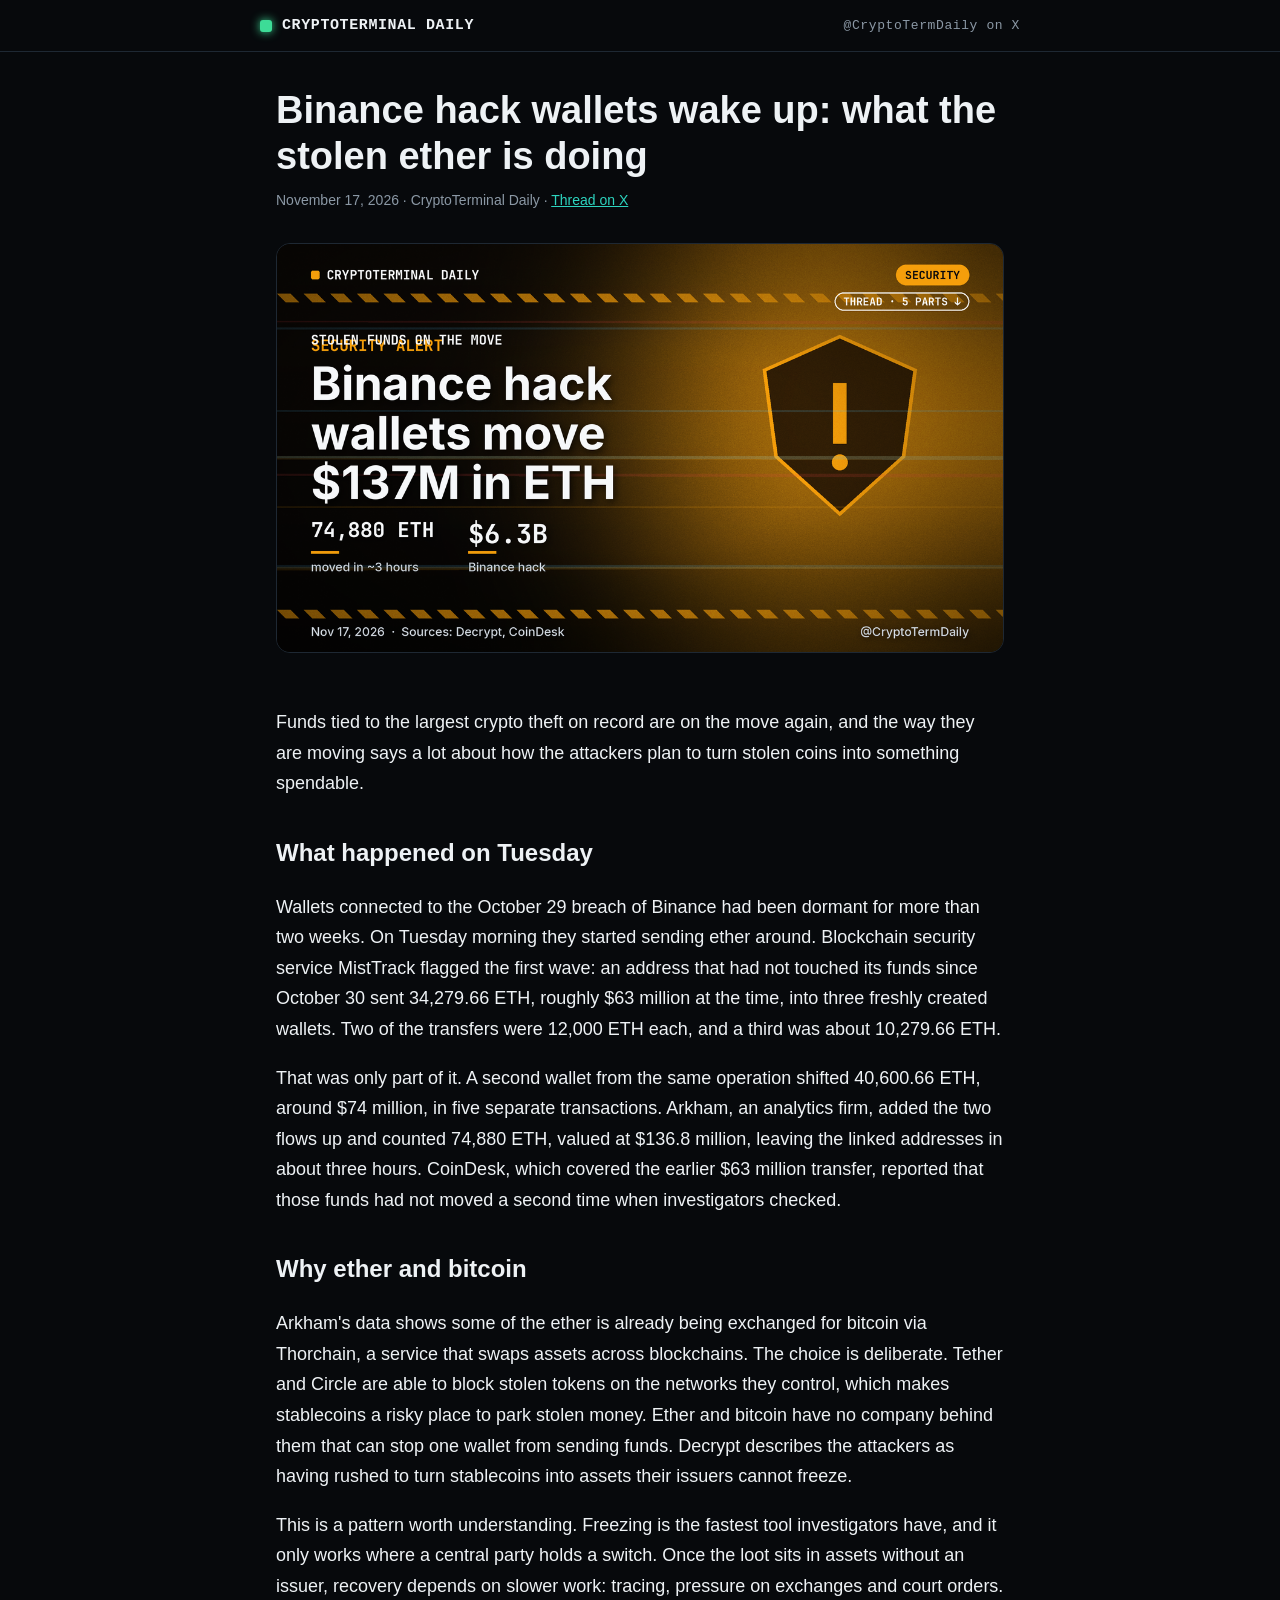
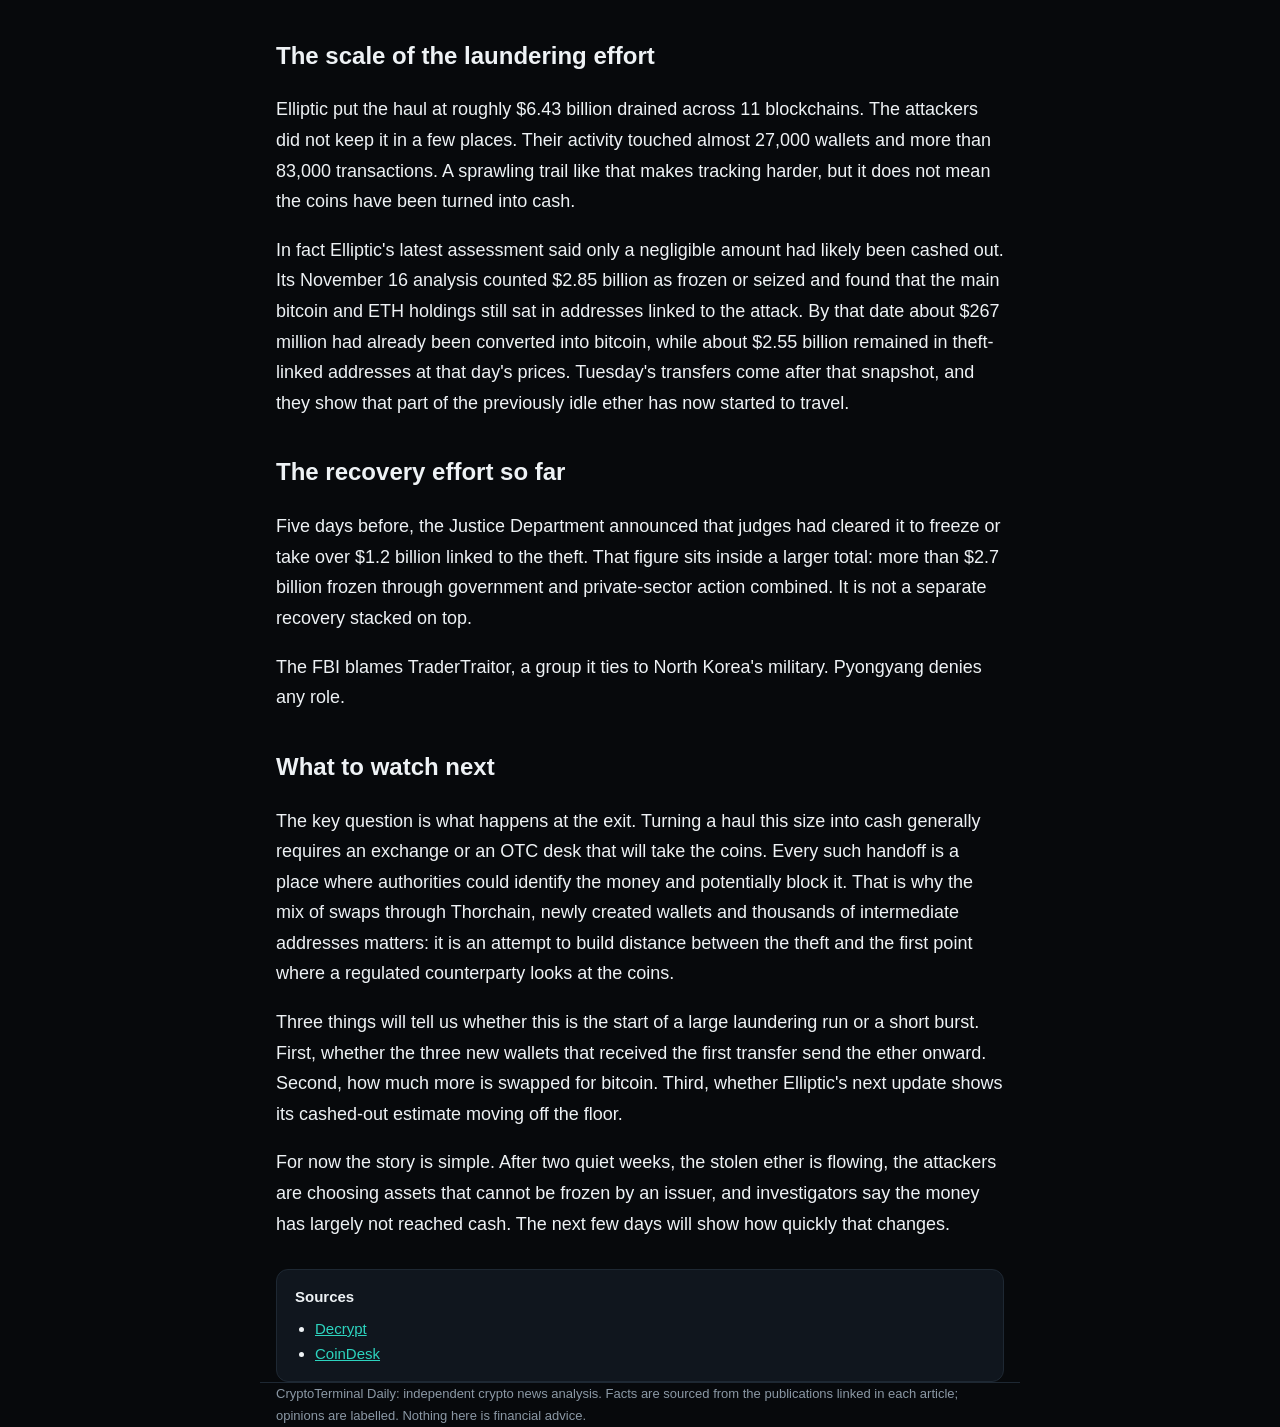
<file: articles/2026-11-17-binance-hack-wallets-wake-up-what-the-stolen-ether-is-doing.html>
<!doctype html><html lang="en"><head><meta charset="utf-8">
<meta name="viewport" content="width=device-width, initial-scale=1"><title>Binance hack wallets wake up: what the stolen ether is doing | CryptoTerminal Daily</title>
<meta name="description" content="Funds tied to the largest crypto theft on record are on the move again, and the way they are moving says a lot about how the attackers plan to turn stolen coins into something spendable."><link rel="stylesheet" href="../style.css">
<link rel="alternate" type="application/rss+xml" title="CryptoTerminal Daily" href="https://matveyshepel.github.io/cryptoterminal-daily/feed.xml">
<meta property="og:title" content="Binance hack wallets wake up: what the stolen ether is doing | CryptoTerminal Daily"><meta property="og:description" content="Funds tied to the largest crypto theft on record are on the move again, and the way they are moving says a lot about how the attackers plan to turn stolen coins into something spendable.">
</head><body><header><div class="wrap bar"><i></i><a href="../index.html">CRYPTOTERMINAL DAILY</a>
<a class="x" href="https://x.com/CryptoTermDaily">@CryptoTermDaily on X</a></div></header>
<main class="wrap"><article><h1>Binance hack wallets wake up: what the stolen ether is doing</h1><div class="meta">November 17, 2026 · CryptoTerminal Daily · <a href="https://x.com/CryptoTermDaily/status/2122776429674856865">Thread on X</a></div><img class="cover" src="../img/2026-11-17-binance-hack-wallets-wake-up-what-the-stolen-ether-is-doing.png" alt="Amber alert poster showing that wallets linked to the $6.3B Binance hack moved 74,880 ETH worth about $137M."><p>Funds tied to the largest crypto theft on record are on the move again, and the way they are moving says a lot about how the attackers plan to turn stolen coins into something spendable.</p><h2>What happened on Tuesday</h2><p>Wallets connected to the October 29 breach of Binance had been dormant for more than two weeks. On Tuesday morning they started sending ether around. Blockchain security service MistTrack flagged the first wave: an address that had not touched its funds since October 30 sent 34,279.66 ETH, roughly $63 million at the time, into three freshly created wallets. Two of the transfers were 12,000 ETH each, and a third was about 10,279.66 ETH.</p><p>That was only part of it. A second wallet from the same operation shifted 40,600.66 ETH, around $74 million, in five separate transactions. Arkham, an analytics firm, added the two flows up and counted 74,880 ETH, valued at $136.8 million, leaving the linked addresses in about three hours. CoinDesk, which covered the earlier $63 million transfer, reported that those funds had not moved a second time when investigators checked.</p><h2>Why ether and bitcoin</h2><p>Arkham&#x27;s data shows some of the ether is already being exchanged for bitcoin via Thorchain, a service that swaps assets across blockchains. The choice is deliberate. Tether and Circle are able to block stolen tokens on the networks they control, which makes stablecoins a risky place to park stolen money. Ether and bitcoin have no company behind them that can stop one wallet from sending funds. Decrypt describes the attackers as having rushed to turn stablecoins into assets their issuers cannot freeze.</p><p>This is a pattern worth understanding. Freezing is the fastest tool investigators have, and it only works where a central party holds a switch. Once the loot sits in assets without an issuer, recovery depends on slower work: tracing, pressure on exchanges and court orders.</p><h2>The scale of the laundering effort</h2><p>Elliptic put the haul at roughly $6.43 billion drained across 11 blockchains. The attackers did not keep it in a few places. Their activity touched almost 27,000 wallets and more than 83,000 transactions. A sprawling trail like that makes tracking harder, but it does not mean the coins have been turned into cash.</p><p>In fact Elliptic&#x27;s latest assessment said only a negligible amount had likely been cashed out. Its November 16 analysis counted $2.85 billion as frozen or seized and found that the main bitcoin and ETH holdings still sat in addresses linked to the attack. By that date about $267 million had already been converted into bitcoin, while about $2.55 billion remained in theft-linked addresses at that day&#x27;s prices. Tuesday&#x27;s transfers come after that snapshot, and they show that part of the previously idle ether has now started to travel.</p><h2>The recovery effort so far</h2><p>Five days before, the Justice Department announced that judges had cleared it to freeze or take over $1.2 billion linked to the theft. That figure sits inside a larger total: more than $2.7 billion frozen through government and private-sector action combined. It is not a separate recovery stacked on top.</p><p>The FBI blames TraderTraitor, a group it ties to North Korea&#x27;s military. Pyongyang denies any role.</p><h2>What to watch next</h2><p>The key question is what happens at the exit. Turning a haul this size into cash generally requires an exchange or an OTC desk that will take the coins. Every such handoff is a place where authorities could identify the money and potentially block it. That is why the mix of swaps through Thorchain, newly created wallets and thousands of intermediate addresses matters: it is an attempt to build distance between the theft and the first point where a regulated counterparty looks at the coins.</p><p>Three things will tell us whether this is the start of a large laundering run or a short burst. First, whether the three new wallets that received the first transfer send the ether onward. Second, how much more is swapped for bitcoin. Third, whether Elliptic&#x27;s next update shows its cashed-out estimate moving off the floor.</p><p>For now the story is simple. After two quiet weeks, the stolen ether is flowing, the attackers are choosing assets that cannot be frozen by an issuer, and investigators say the money has largely not reached cash. The next few days will show how quickly that changes.</p><div class="sources"><b>Sources</b><ul><li><a href="https://decrypt.co/383446/binance-hack-wallets-move-ethereum-after-two-weeks" rel="nofollow noopener">Decrypt</a></li><li><a href="https://www.coindesk.com/business/2026/11/17/binance-hacker-moves-usd63-million-in-stolen-ether-after-two-weeks-of-silence" rel="nofollow noopener">CoinDesk</a></li></ul></div></article></main>
<footer class="wrap">CryptoTerminal Daily: independent crypto news analysis. Facts are sourced from the
publications linked in each article; opinions are labelled. Nothing here is financial advice.</footer></body></html>
</file>
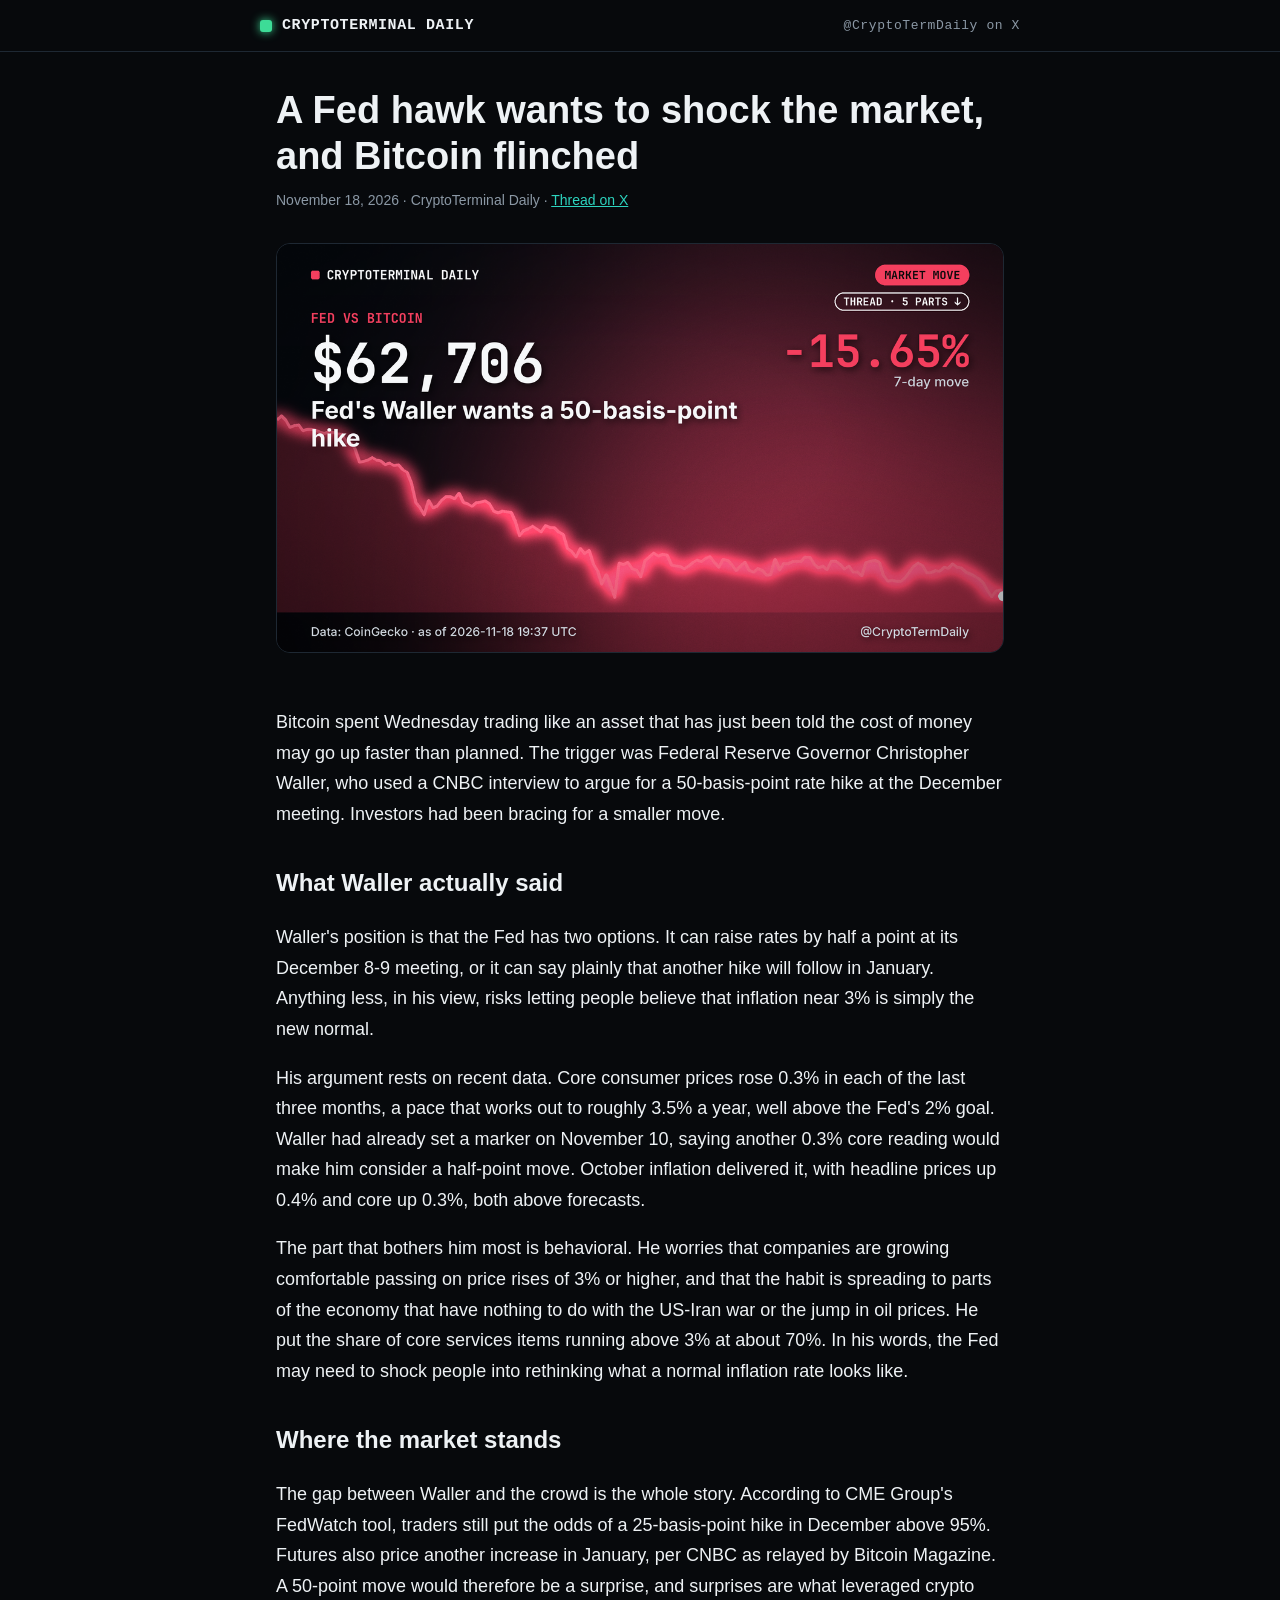
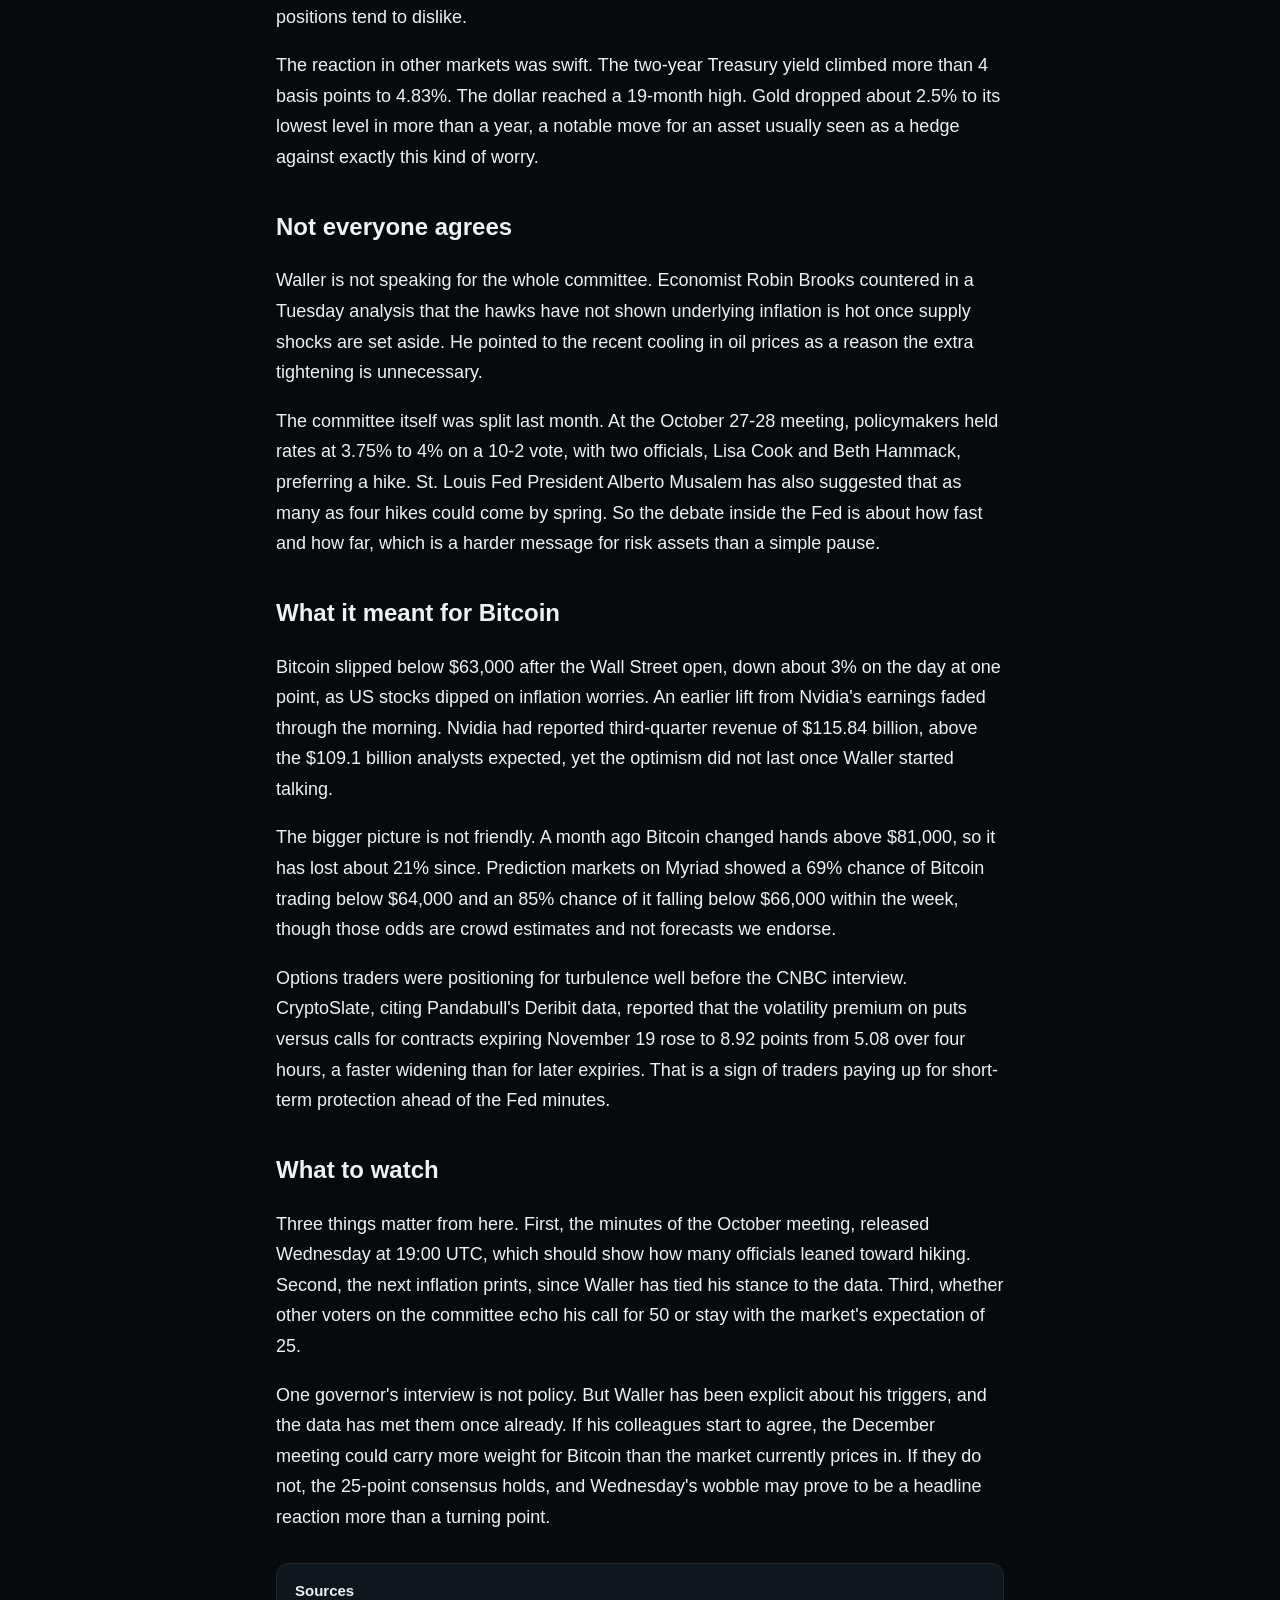
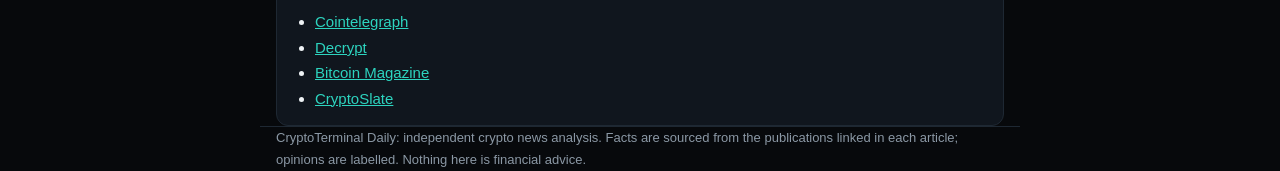
<file: articles/2026-11-18-a-fed-hawk-wants-to-shock-the-market-and-bitcoin-flinched.html>
<!doctype html><html lang="en"><head><meta charset="utf-8">
<meta name="viewport" content="width=device-width, initial-scale=1"><title>A Fed hawk wants to shock the market, and Bitcoin flinched | CryptoTerminal Daily</title>
<meta name="description" content="Bitcoin spent Wednesday trading like an asset that has just been told the cost of money may go up faster than planned. The trigger was Federal Reserve Governor Christopher Waller, who used a CNBC inte"><link rel="stylesheet" href="../style.css">
<link rel="alternate" type="application/rss+xml" title="CryptoTerminal Daily" href="https://matveyshepel.github.io/cryptoterminal-daily/feed.xml">
<meta property="og:title" content="A Fed hawk wants to shock the market, and Bitcoin flinched | CryptoTerminal Daily"><meta property="og:description" content="Bitcoin spent Wednesday trading like an asset that has just been told the cost of money may go up faster than planned. The trigger was Federal Reserve Governor Christopher Waller, who used a CNBC inte">
</head><body><header><div class="wrap bar"><i></i><a href="../index.html">CRYPTOTERMINAL DAILY</a>
<a class="x" href="https://x.com/CryptoTermDaily">@CryptoTermDaily on X</a></div></header>
<main class="wrap"><article><h1>A Fed hawk wants to shock the market, and Bitcoin flinched</h1><div class="meta">November 18, 2026 · CryptoTerminal Daily · <a href="https://x.com/CryptoTermDaily/status/2123138677446484124">Thread on X</a></div><img class="cover" src="../img/2026-11-18-a-fed-hawk-wants-to-shock-the-market-and-bitcoin-flinched.png" alt="Poster with a live Bitcoin price chart under the headline that Fed governor Waller wants a 50-basis-point rate hike."><p>Bitcoin spent Wednesday trading like an asset that has just been told the cost of money may go up faster than planned. The trigger was Federal Reserve Governor Christopher Waller, who used a CNBC interview to argue for a 50-basis-point rate hike at the December meeting. Investors had been bracing for a smaller move.</p><h2>What Waller actually said</h2><p>Waller&#x27;s position is that the Fed has two options. It can raise rates by half a point at its December 8-9 meeting, or it can say plainly that another hike will follow in January. Anything less, in his view, risks letting people believe that inflation near 3% is simply the new normal.</p><p>His argument rests on recent data. Core consumer prices rose 0.3% in each of the last three months, a pace that works out to roughly 3.5% a year, well above the Fed&#x27;s 2% goal. Waller had already set a marker on November 10, saying another 0.3% core reading would make him consider a half-point move. October inflation delivered it, with headline prices up 0.4% and core up 0.3%, both above forecasts.</p><p>The part that bothers him most is behavioral. He worries that companies are growing comfortable passing on price rises of 3% or higher, and that the habit is spreading to parts of the economy that have nothing to do with the US-Iran war or the jump in oil prices. He put the share of core services items running above 3% at about 70%. In his words, the Fed may need to shock people into rethinking what a normal inflation rate looks like.</p><h2>Where the market stands</h2><p>The gap between Waller and the crowd is the whole story. According to CME Group&#x27;s FedWatch tool, traders still put the odds of a 25-basis-point hike in December above 95%. Futures also price another increase in January, per CNBC as relayed by Bitcoin Magazine. A 50-point move would therefore be a surprise, and surprises are what leveraged crypto positions tend to dislike.</p><p>The reaction in other markets was swift. The two-year Treasury yield climbed more than 4 basis points to 4.83%. The dollar reached a 19-month high. Gold dropped about 2.5% to its lowest level in more than a year, a notable move for an asset usually seen as a hedge against exactly this kind of worry.</p><h2>Not everyone agrees</h2><p>Waller is not speaking for the whole committee. Economist Robin Brooks countered in a Tuesday analysis that the hawks have not shown underlying inflation is hot once supply shocks are set aside. He pointed to the recent cooling in oil prices as a reason the extra tightening is unnecessary.</p><p>The committee itself was split last month. At the October 27-28 meeting, policymakers held rates at 3.75% to 4% on a 10-2 vote, with two officials, Lisa Cook and Beth Hammack, preferring a hike. St. Louis Fed President Alberto Musalem has also suggested that as many as four hikes could come by spring. So the debate inside the Fed is about how fast and how far, which is a harder message for risk assets than a simple pause.</p><h2>What it meant for Bitcoin</h2><p>Bitcoin slipped below $63,000 after the Wall Street open, down about 3% on the day at one point, as US stocks dipped on inflation worries. An earlier lift from Nvidia&#x27;s earnings faded through the morning. Nvidia had reported third-quarter revenue of $115.84 billion, above the $109.1 billion analysts expected, yet the optimism did not last once Waller started talking.</p><p>The bigger picture is not friendly. A month ago Bitcoin changed hands above $81,000, so it has lost about 21% since. Prediction markets on Myriad showed a 69% chance of Bitcoin trading below $64,000 and an 85% chance of it falling below $66,000 within the week, though those odds are crowd estimates and not forecasts we endorse.</p><p>Options traders were positioning for turbulence well before the CNBC interview. CryptoSlate, citing Pandabull&#x27;s Deribit data, reported that the volatility premium on puts versus calls for contracts expiring November 19 rose to 8.92 points from 5.08 over four hours, a faster widening than for later expiries. That is a sign of traders paying up for short-term protection ahead of the Fed minutes.</p><h2>What to watch</h2><p>Three things matter from here. First, the minutes of the October meeting, released Wednesday at 19:00 UTC, which should show how many officials leaned toward hiking. Second, the next inflation prints, since Waller has tied his stance to the data. Third, whether other voters on the committee echo his call for 50 or stay with the market&#x27;s expectation of 25.</p><p>One governor&#x27;s interview is not policy. But Waller has been explicit about his triggers, and the data has met them once already. If his colleagues start to agree, the December meeting could carry more weight for Bitcoin than the market currently prices in. If they do not, the 25-point consensus holds, and Wednesday&#x27;s wobble may prove to be a headline reaction more than a turning point.</p><div class="sources"><b>Sources</b><ul><li><a href="https://cointelegraph.com/markets/bitcoin-stocks-wobble-waller-talks-shock-50-point-rate-hike?utm_source=rss_feed&amp;utm_medium=rss&amp;utm_campaign=rss_partner_inbound" rel="nofollow noopener">Cointelegraph</a></li><li><a href="https://decrypt.co/383566/fed-waller-50-basis-point-rate-hike-tokenized-finance-banks" rel="nofollow noopener">Decrypt</a></li><li><a href="https://bitcoinmagazine.com/markets/bitcoin-price-trades-near-64000-waller" rel="nofollow noopener">Bitcoin Magazine</a></li><li><a href="https://cryptoslate.com/bitcoin-options-flash-warning-as-downside-premiums-surge-ahead-of-fed-minutes/" rel="nofollow noopener">CryptoSlate</a></li></ul></div></article></main>
<footer class="wrap">CryptoTerminal Daily: independent crypto news analysis. Facts are sourced from the
publications linked in each article; opinions are labelled. Nothing here is financial advice.</footer></body></html>
</file>
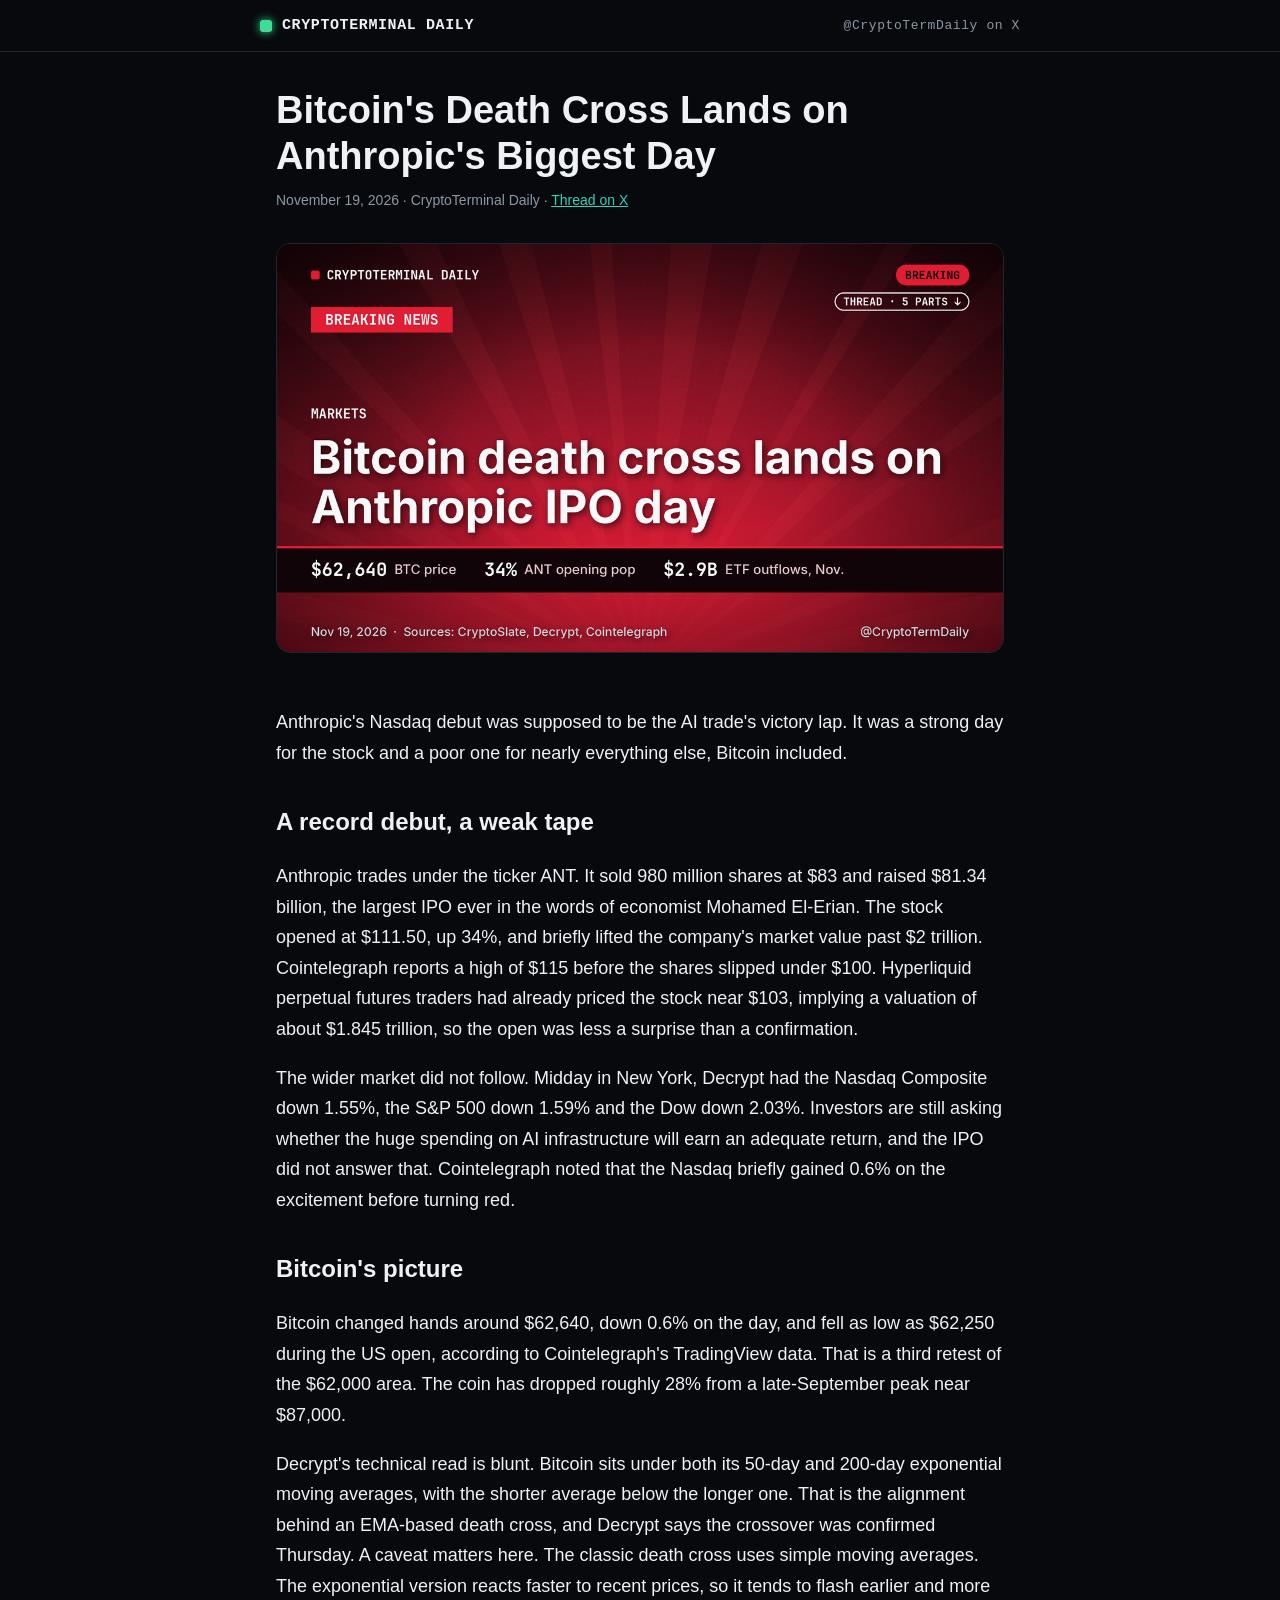
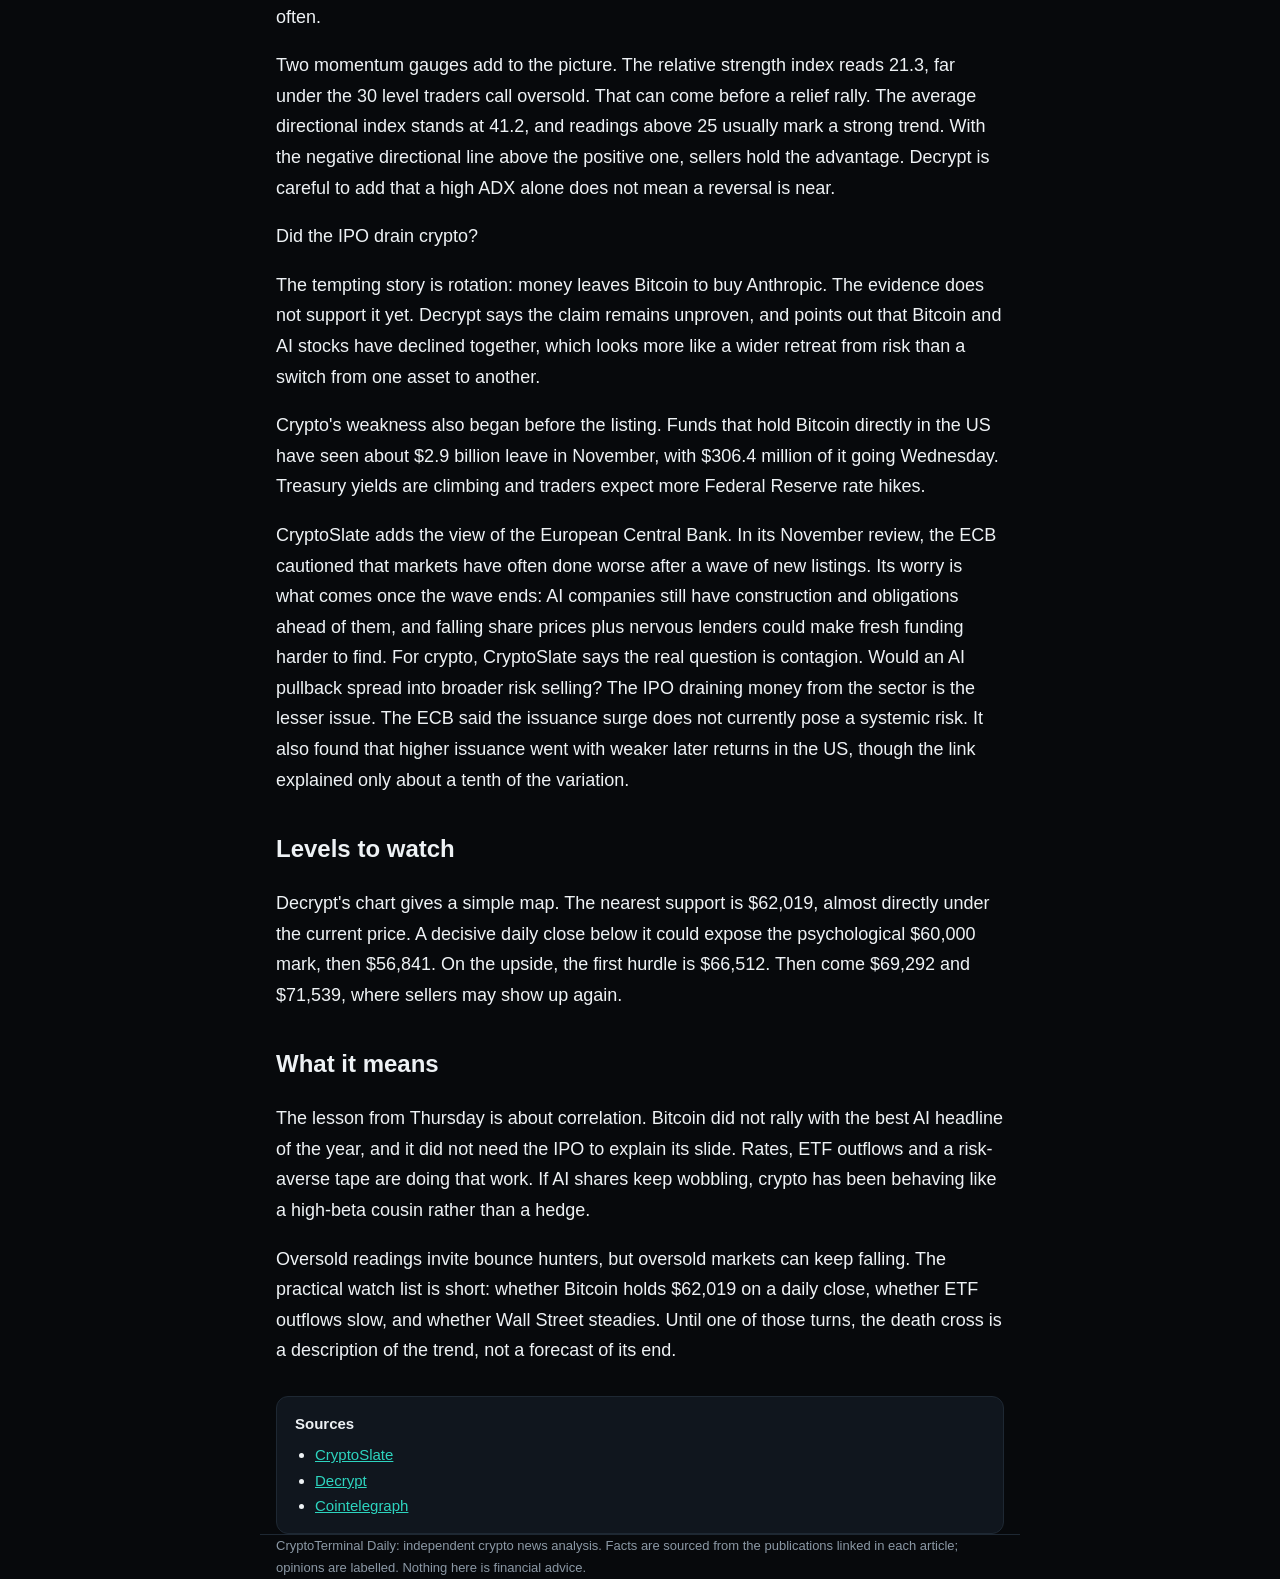
<file: articles/2026-11-19-bitcoin-s-death-cross-lands-on-anthropic-s-biggest-day.html>
<!doctype html><html lang="en"><head><meta charset="utf-8">
<meta name="viewport" content="width=device-width, initial-scale=1"><title>Bitcoin&#x27;s Death Cross Lands on Anthropic&#x27;s Biggest Day | CryptoTerminal Daily</title>
<meta name="description" content="Anthropic&#x27;s Nasdaq debut was supposed to be the AI trade&#x27;s victory lap. It was a strong day for the stock and a poor one for nearly everything else, Bitcoin included."><link rel="stylesheet" href="../style.css">
<link rel="alternate" type="application/rss+xml" title="CryptoTerminal Daily" href="https://matveyshepel.github.io/cryptoterminal-daily/feed.xml">
<meta property="og:title" content="Bitcoin&#x27;s Death Cross Lands on Anthropic&#x27;s Biggest Day | CryptoTerminal Daily"><meta property="og:description" content="Anthropic&#x27;s Nasdaq debut was supposed to be the AI trade&#x27;s victory lap. It was a strong day for the stock and a poor one for nearly everything else, Bitcoin included.">
</head><body><header><div class="wrap bar"><i></i><a href="../index.html">CRYPTOTERMINAL DAILY</a>
<a class="x" href="https://x.com/CryptoTermDaily">@CryptoTermDaily on X</a></div></header>
<main class="wrap"><article><h1>Bitcoin&#x27;s Death Cross Lands on Anthropic&#x27;s Biggest Day</h1><div class="meta">November 19, 2026 · CryptoTerminal Daily · <a href="https://x.com/CryptoTermDaily/status/2123501330140647522">Thread on X</a></div><img class="cover" src="../img/2026-11-19-bitcoin-s-death-cross-lands-on-anthropic-s-biggest-day.png" alt="Crimson poster headlined Bitcoin death cross lands on Anthropic IPO day with BTC price, Anthropic opening gain and ETF outflow figures."><p>Anthropic&#x27;s Nasdaq debut was supposed to be the AI trade&#x27;s victory lap. It was a strong day for the stock and a poor one for nearly everything else, Bitcoin included.</p><h2>A record debut, a weak tape</h2><p>Anthropic trades under the ticker ANT. It sold 980 million shares at $83 and raised $81.34 billion, the largest IPO ever in the words of economist Mohamed El-Erian. The stock opened at $111.50, up 34%, and briefly lifted the company&#x27;s market value past $2 trillion. Cointelegraph reports a high of $115 before the shares slipped under $100. Hyperliquid perpetual futures traders had already priced the stock near $103, implying a valuation of about $1.845 trillion, so the open was less a surprise than a confirmation.</p><p>The wider market did not follow. Midday in New York, Decrypt had the Nasdaq Composite down 1.55%, the S&amp;P 500 down 1.59% and the Dow down 2.03%. Investors are still asking whether the huge spending on AI infrastructure will earn an adequate return, and the IPO did not answer that. Cointelegraph noted that the Nasdaq briefly gained 0.6% on the excitement before turning red.</p><h2>Bitcoin&#x27;s picture</h2><p>Bitcoin changed hands around $62,640, down 0.6% on the day, and fell as low as $62,250 during the US open, according to Cointelegraph&#x27;s TradingView data. That is a third retest of the $62,000 area. The coin has dropped roughly 28% from a late-September peak near $87,000.</p><p>Decrypt&#x27;s technical read is blunt. Bitcoin sits under both its 50-day and 200-day exponential moving averages, with the shorter average below the longer one. That is the alignment behind an EMA-based death cross, and Decrypt says the crossover was confirmed Thursday. A caveat matters here. The classic death cross uses simple moving averages. The exponential version reacts faster to recent prices, so it tends to flash earlier and more often.</p><p>Two momentum gauges add to the picture. The relative strength index reads 21.3, far under the 30 level traders call oversold. That can come before a relief rally. The average directional index stands at 41.2, and readings above 25 usually mark a strong trend. With the negative directional line above the positive one, sellers hold the advantage. Decrypt is careful to add that a high ADX alone does not mean a reversal is near.</p><p>Did the IPO drain crypto?</p><p>The tempting story is rotation: money leaves Bitcoin to buy Anthropic. The evidence does not support it yet. Decrypt says the claim remains unproven, and points out that Bitcoin and AI stocks have declined together, which looks more like a wider retreat from risk than a switch from one asset to another.</p><p>Crypto&#x27;s weakness also began before the listing. Funds that hold Bitcoin directly in the US have seen about $2.9 billion leave in November, with $306.4 million of it going Wednesday. Treasury yields are climbing and traders expect more Federal Reserve rate hikes.</p><p>CryptoSlate adds the view of the European Central Bank. In its November review, the ECB cautioned that markets have often done worse after a wave of new listings. Its worry is what comes once the wave ends: AI companies still have construction and obligations ahead of them, and falling share prices plus nervous lenders could make fresh funding harder to find. For crypto, CryptoSlate says the real question is contagion. Would an AI pullback spread into broader risk selling? The IPO draining money from the sector is the lesser issue. The ECB said the issuance surge does not currently pose a systemic risk. It also found that higher issuance went with weaker later returns in the US, though the link explained only about a tenth of the variation.</p><h2>Levels to watch</h2><p>Decrypt&#x27;s chart gives a simple map. The nearest support is $62,019, almost directly under the current price. A decisive daily close below it could expose the psychological $60,000 mark, then $56,841. On the upside, the first hurdle is $66,512. Then come $69,292 and $71,539, where sellers may show up again.</p><h2>What it means</h2><p>The lesson from Thursday is about correlation. Bitcoin did not rally with the best AI headline of the year, and it did not need the IPO to explain its slide. Rates, ETF outflows and a risk-averse tape are doing that work. If AI shares keep wobbling, crypto has been behaving like a high-beta cousin rather than a hedge.</p><p>Oversold readings invite bounce hunters, but oversold markets can keep falling. The practical watch list is short: whether Bitcoin holds $62,019 on a daily close, whether ETF outflows slow, and whether Wall Street steadies. Until one of those turns, the death cross is a description of the trend, not a forecast of its end.</p><div class="sources"><b>Sources</b><ul><li><a href="https://cryptoslate.com/anthropic-hits-1-5-trillion-valuation-in-record-ipo-as-ecb-warns-ai-funding-could-dry-up/" rel="nofollow noopener">CryptoSlate</a></li><li><a href="https://decrypt.co/383655/bitcoin-enters-death-cross-anthropic-ipo" rel="nofollow noopener">Decrypt</a></li><li><a href="https://cointelegraph.com/markets/bitcoin-price-ignores-anthropic-debut-ant-share-price-dips-below-100?utm_source=rss_feed&amp;utm_medium=rss&amp;utm_campaign=rss_partner_inbound" rel="nofollow noopener">Cointelegraph</a></li></ul></div></article></main>
<footer class="wrap">CryptoTerminal Daily: independent crypto news analysis. Facts are sourced from the
publications linked in each article; opinions are labelled. Nothing here is financial advice.</footer></body></html>
</file>
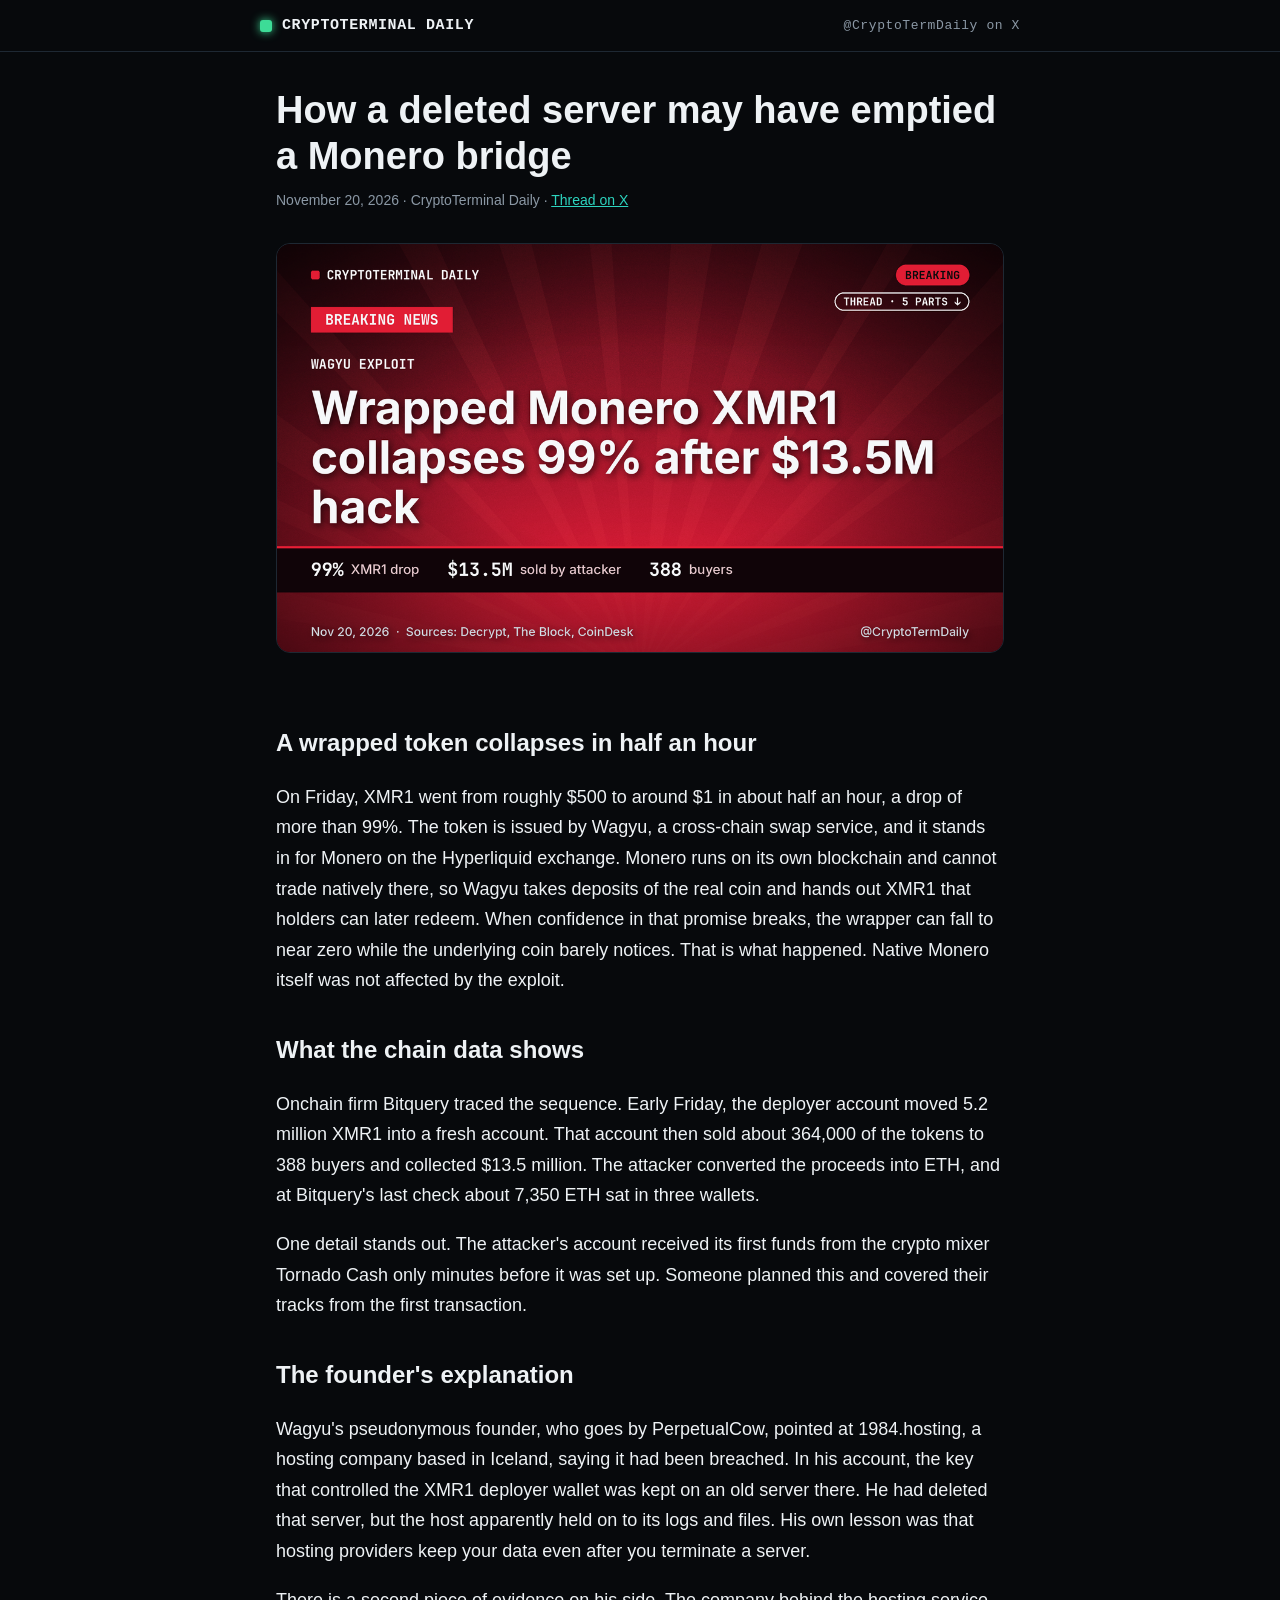
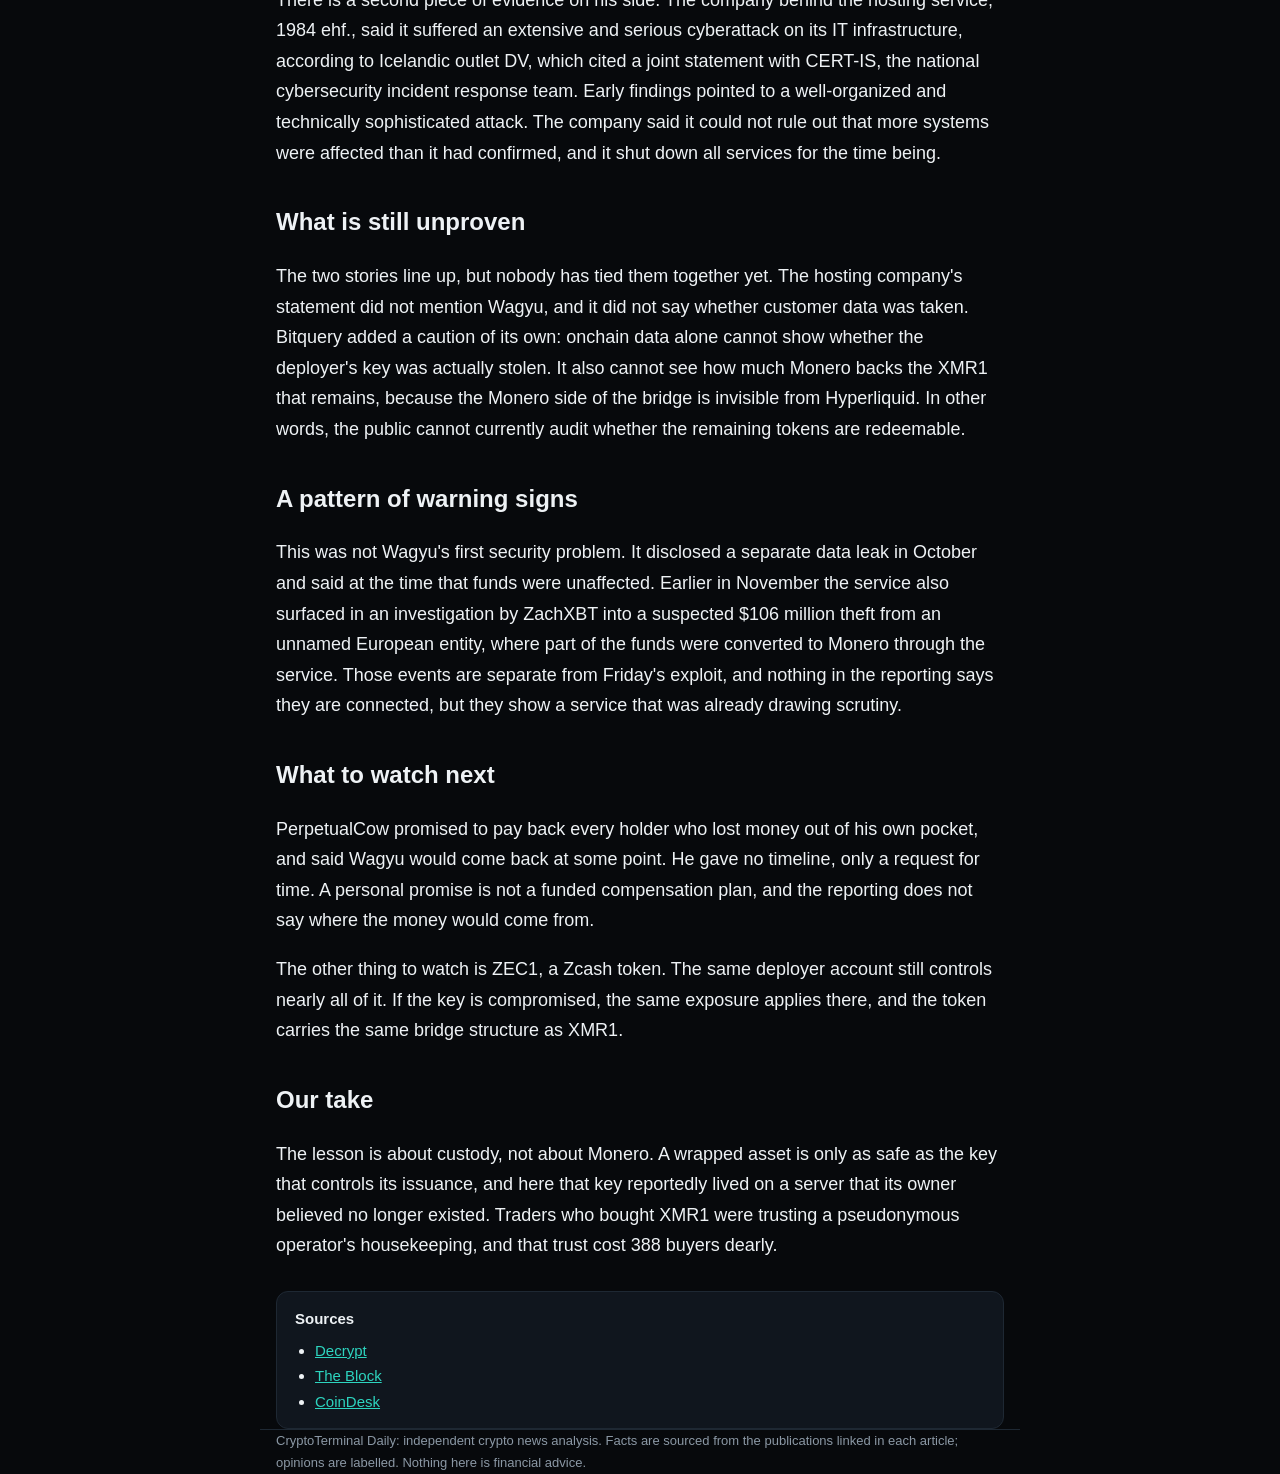
<file: articles/2026-11-20-how-a-deleted-server-may-have-emptied-a-monero-bridge.html>
<!doctype html><html lang="en"><head><meta charset="utf-8">
<meta name="viewport" content="width=device-width, initial-scale=1"><title>How a deleted server may have emptied a Monero bridge | CryptoTerminal Daily</title>
<meta name="description" content="A wrapped token collapses in half an hour"><link rel="stylesheet" href="../style.css">
<link rel="alternate" type="application/rss+xml" title="CryptoTerminal Daily" href="https://matveyshepel.github.io/cryptoterminal-daily/feed.xml">
<meta property="og:title" content="How a deleted server may have emptied a Monero bridge | CryptoTerminal Daily"><meta property="og:description" content="A wrapped token collapses in half an hour">
</head><body><header><div class="wrap bar"><i></i><a href="../index.html">CRYPTOTERMINAL DAILY</a>
<a class="x" href="https://x.com/CryptoTermDaily">@CryptoTermDaily on X</a></div></header>
<main class="wrap"><article><h1>How a deleted server may have emptied a Monero bridge</h1><div class="meta">November 20, 2026 · CryptoTerminal Daily · <a href="https://x.com/CryptoTermDaily/status/2123863450481025079">Thread on X</a></div><img class="cover" src="../img/2026-11-20-how-a-deleted-server-may-have-emptied-a-monero-bridge.png" alt="Crimson breaking-news poster: wrapped Monero token XMR1 falls 99% after a $13.5M exploit."><h2>A wrapped token collapses in half an hour</h2><p>On Friday, XMR1 went from roughly $500 to around $1 in about half an hour, a drop of more than 99%. The token is issued by Wagyu, a cross-chain swap service, and it stands in for Monero on the Hyperliquid exchange. Monero runs on its own blockchain and cannot trade natively there, so Wagyu takes deposits of the real coin and hands out XMR1 that holders can later redeem. When confidence in that promise breaks, the wrapper can fall to near zero while the underlying coin barely notices. That is what happened. Native Monero itself was not affected by the exploit.</p><h2>What the chain data shows</h2><p>Onchain firm Bitquery traced the sequence. Early Friday, the deployer account moved 5.2 million XMR1 into a fresh account. That account then sold about 364,000 of the tokens to 388 buyers and collected $13.5 million. The attacker converted the proceeds into ETH, and at Bitquery&#x27;s last check about 7,350 ETH sat in three wallets.</p><p>One detail stands out. The attacker&#x27;s account received its first funds from the crypto mixer Tornado Cash only minutes before it was set up. Someone planned this and covered their tracks from the first transaction.</p><h2>The founder&#x27;s explanation</h2><p>Wagyu&#x27;s pseudonymous founder, who goes by PerpetualCow, pointed at 1984.hosting, a hosting company based in Iceland, saying it had been breached. In his account, the key that controlled the XMR1 deployer wallet was kept on an old server there. He had deleted that server, but the host apparently held on to its logs and files. His own lesson was that hosting providers keep your data even after you terminate a server.</p><p>There is a second piece of evidence on his side. The company behind the hosting service, 1984 ehf., said it suffered an extensive and serious cyberattack on its IT infrastructure, according to Icelandic outlet DV, which cited a joint statement with CERT-IS, the national cybersecurity incident response team. Early findings pointed to a well-organized and technically sophisticated attack. The company said it could not rule out that more systems were affected than it had confirmed, and it shut down all services for the time being.</p><h2>What is still unproven</h2><p>The two stories line up, but nobody has tied them together yet. The hosting company&#x27;s statement did not mention Wagyu, and it did not say whether customer data was taken. Bitquery added a caution of its own: onchain data alone cannot show whether the deployer&#x27;s key was actually stolen. It also cannot see how much Monero backs the XMR1 that remains, because the Monero side of the bridge is invisible from Hyperliquid. In other words, the public cannot currently audit whether the remaining tokens are redeemable.</p><h2>A pattern of warning signs</h2><p>This was not Wagyu&#x27;s first security problem. It disclosed a separate data leak in October and said at the time that funds were unaffected. Earlier in November the service also surfaced in an investigation by ZachXBT into a suspected $106 million theft from an unnamed European entity, where part of the funds were converted to Monero through the service. Those events are separate from Friday&#x27;s exploit, and nothing in the reporting says they are connected, but they show a service that was already drawing scrutiny.</p><h2>What to watch next</h2><p>PerpetualCow promised to pay back every holder who lost money out of his own pocket, and said Wagyu would come back at some point. He gave no timeline, only a request for time. A personal promise is not a funded compensation plan, and the reporting does not say where the money would come from.</p><p>The other thing to watch is ZEC1, a Zcash token. The same deployer account still controls nearly all of it. If the key is compromised, the same exposure applies there, and the token carries the same bridge structure as XMR1.</p><h2>Our take</h2><p>The lesson is about custody, not about Monero. A wrapped asset is only as safe as the key that controls its issuance, and here that key reportedly lived on a server that its owner believed no longer existed. Traders who bought XMR1 were trusting a pseudonymous operator&#x27;s housekeeping, and that trust cost 388 buyers dearly.</p><div class="sources"><b>Sources</b><ul><li><a href="https://decrypt.co/383732/wrapped-monero-token-collapses-99-after-13-million-hack-blamed-on-web-host" rel="nofollow noopener">Decrypt</a></li><li><a href="https://www.theblock.co/news/defi/2026-11-20-wagyus-xmr1-wrapped-monero-plunges-99-after-13-million-hack-founder-promises-refunds-444747" rel="nofollow noopener">The Block</a></li><li><a href="https://www.coindesk.com/markets/2026/11/20/wrapped-monero-token-plunges-99-as-issuer-linked-wallet-sells-usd13-5-million" rel="nofollow noopener">CoinDesk</a></li></ul></div></article></main>
<footer class="wrap">CryptoTerminal Daily: independent crypto news analysis. Facts are sourced from the
publications linked in each article; opinions are labelled. Nothing here is financial advice.</footer></body></html>
</file>
<file: style.css>
:root{--bg:#07090c;--panel:#10161e;--line:#1e2833;--fg:#eef2f5;--muted:#8b98a5;--teal:#2dd4bf;--green:#3ddc97}
*{box-sizing:border-box}html{background:var(--bg)}
body{margin:0;color:var(--fg);font:18px/1.7 Inter,-apple-system,"Segoe UI",sans-serif;
background:radial-gradient(900px 500px at 90% -10%,rgba(45,212,191,.10),transparent 60%),var(--bg)}
a{color:var(--teal)}header{border-bottom:1px solid var(--line)}
.wrap{max-width:760px;margin:0 auto;padding:0 16px}
.bar{display:flex;align-items:center;gap:10px;padding:18px 0;font:700 15px/1 "JetBrains Mono",ui-monospace,monospace;letter-spacing:.04em}
.bar i{width:12px;height:12px;border-radius:3px;background:var(--green);box-shadow:0 0 10px var(--green)}
.bar{flex-wrap:wrap}.bar a{color:var(--fg);text-decoration:none}
.bar .x{margin-left:auto;font-weight:500;color:var(--muted);font-size:13px}
h1{font-size:38px;line-height:1.2;margin:36px 0 10px}h2{font-size:24px;margin:34px 0 8px}
.meta{color:var(--muted);font-size:14px;margin-bottom:22px}
.cover{width:100%;border-radius:14px;border:1px solid var(--line);margin:8px 0 26px}
.card{display:grid;grid-template-columns:220px 1fr;gap:18px;padding:20px 0;border-bottom:1px solid var(--line);text-decoration:none;color:inherit}
.card img{width:220px;border-radius:10px;border:1px solid var(--line)}.card h3{margin:0 0 6px;font-size:21px;line-height:1.3;color:var(--fg)}
.card p{margin:0;color:var(--muted);font-size:15px}
.sources{background:var(--panel);border:1px solid var(--line);border-radius:12px;padding:14px 18px;font-size:15px;margin-top:30px}
.sources ul{margin:6px 0 0;padding-left:20px}
footer{color:var(--muted);font-size:13px;border-top:1px solid var(--line);margin-top:50px;padding:20px 0 40px}
@media(max-width:600px){h1{font-size:28px}.bar .x{margin-left:0;flex-basis:100%;padding-left:22px}.card{grid-template-columns:1fr}.card img{width:100%}}
</file>
